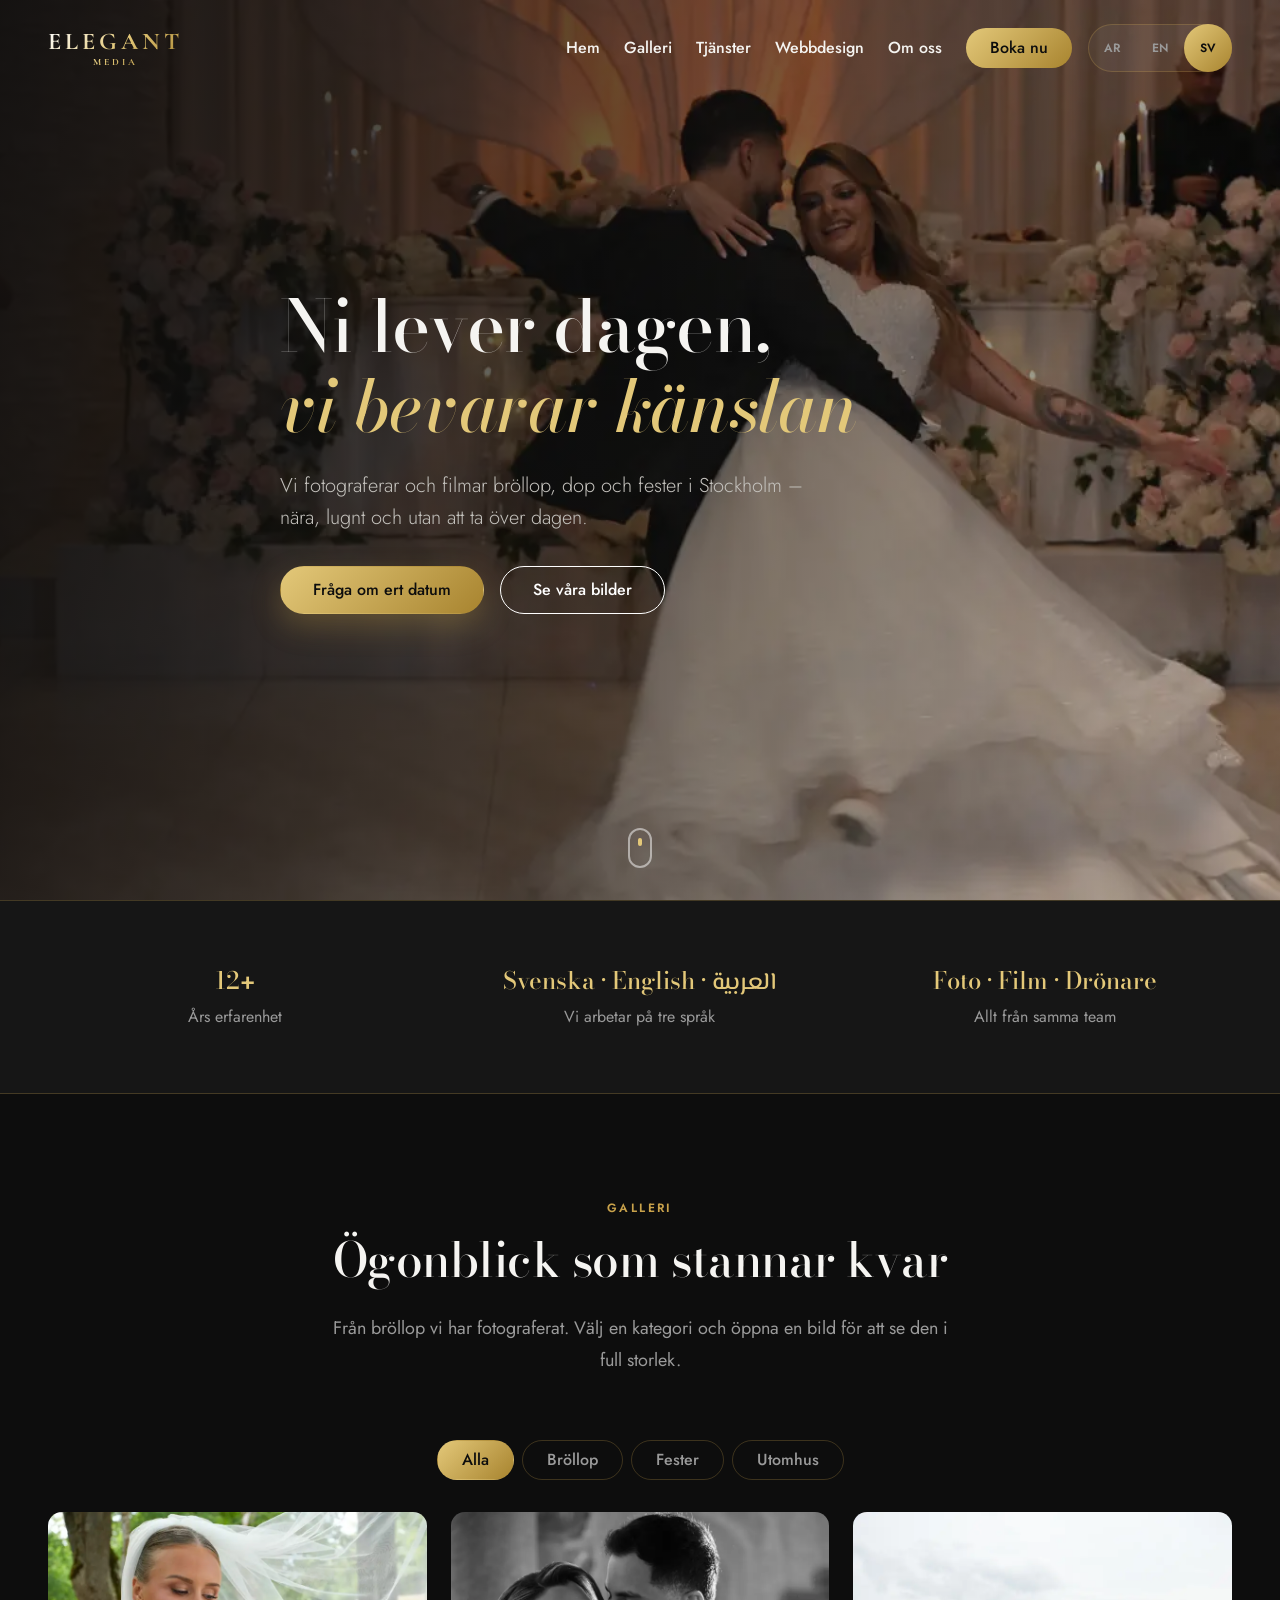
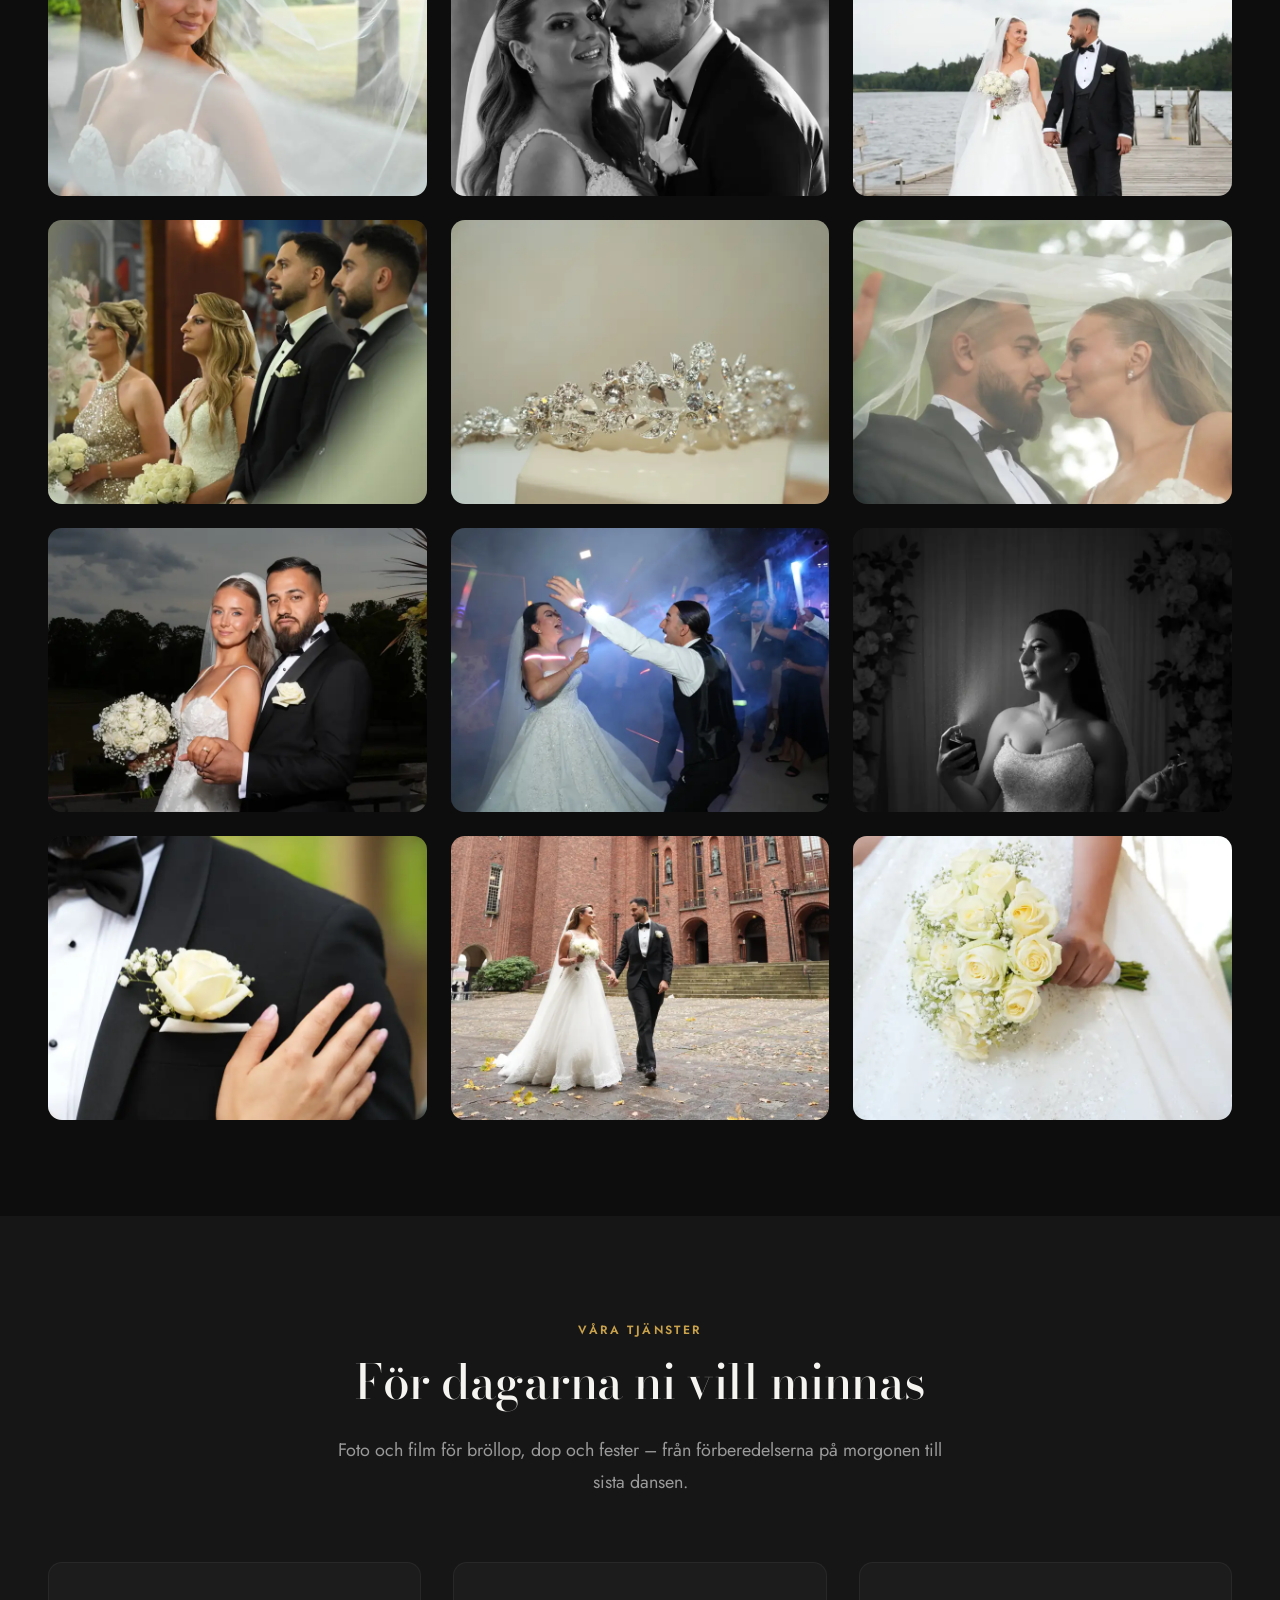
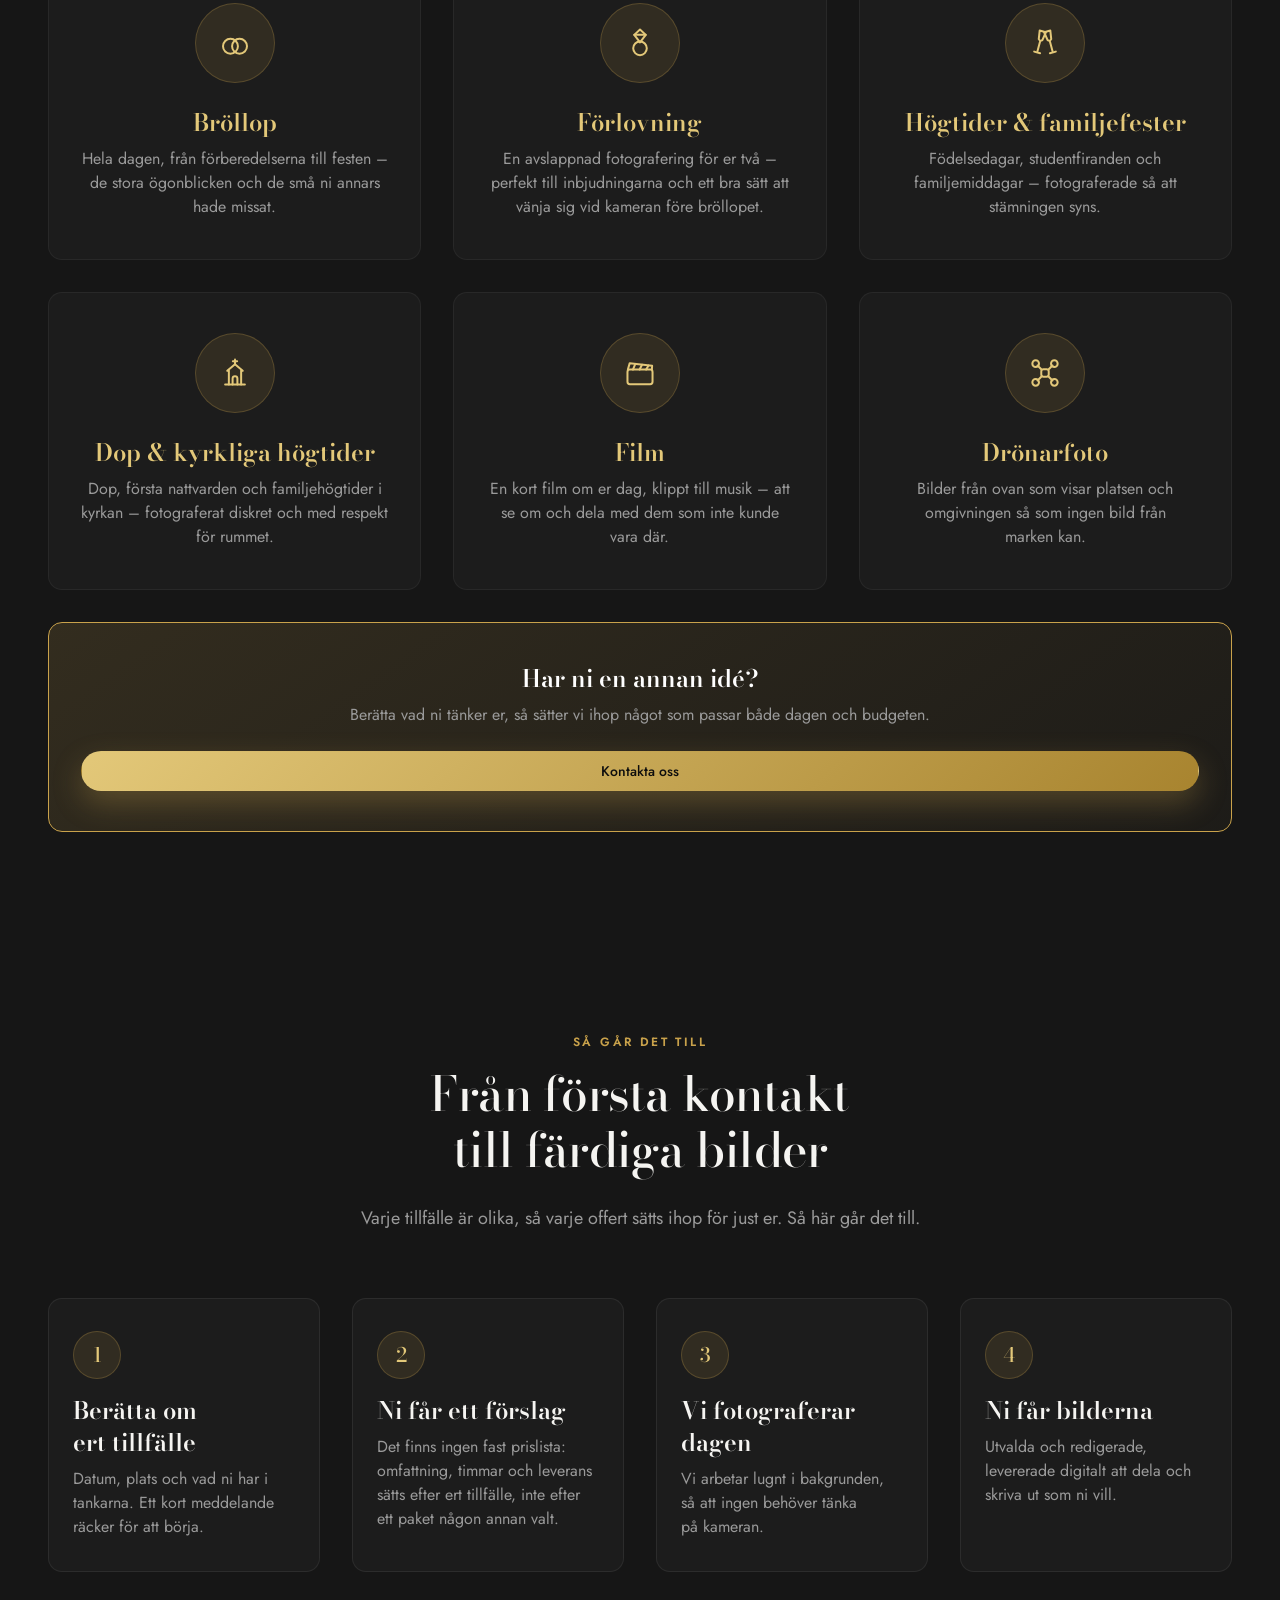
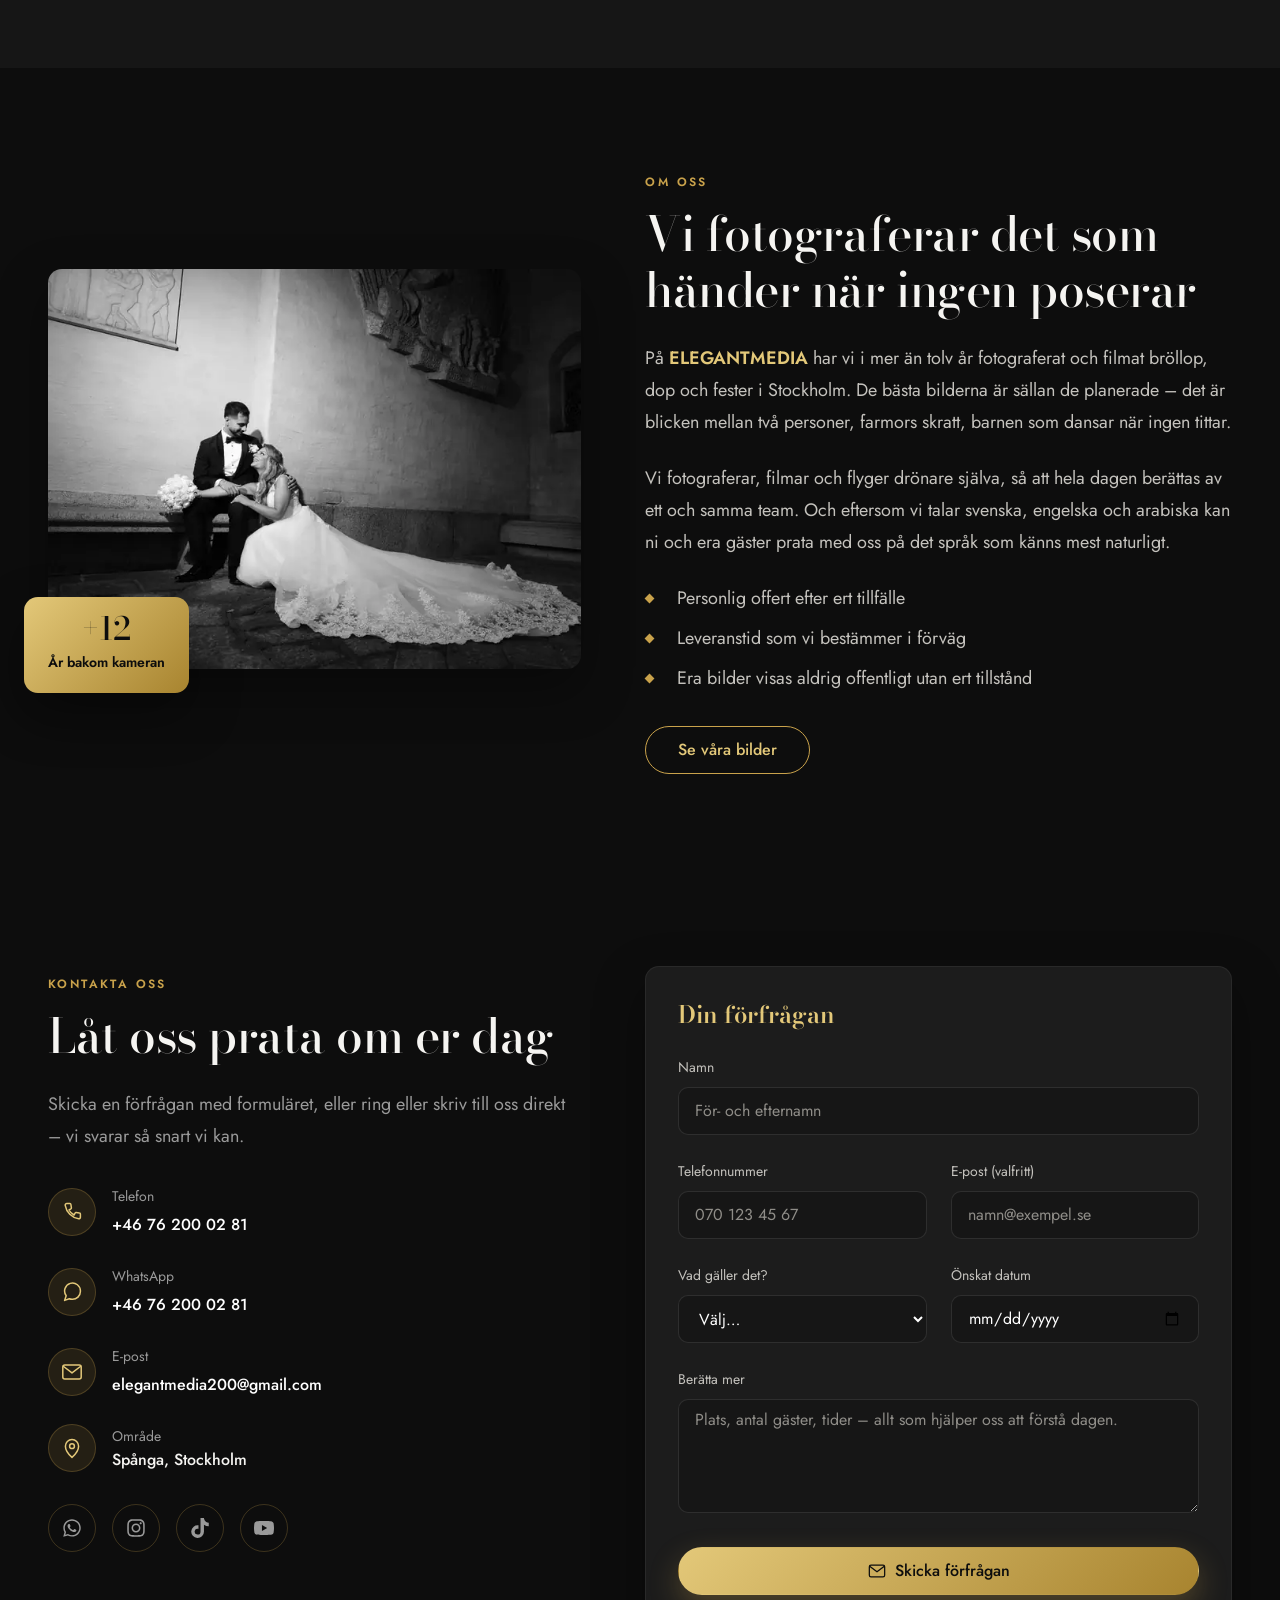
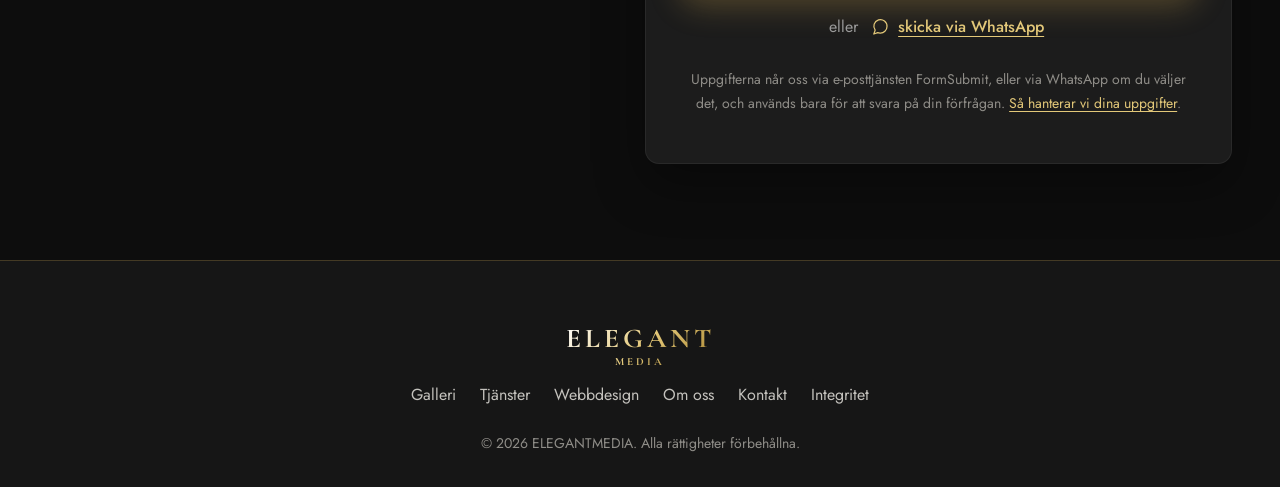
<file: index.html>
<!DOCTYPE html>
<html lang="sv" dir="ltr">
<!--
  This Swedish page is also the TEMPLATE for the English (/en/) and Arabic
  (/ar/) versions. tools/build.py generates those - never edit them directly.

  Text comes from i18n.js: change wording there, not in this file, or the
  next build will overwrite it. Layout, images and structure are edited here.
  After editing, run:  python tools/build.py   (GitHub also runs it on push).
-->
<head>
  <meta charset="UTF-8" />
  <meta name="viewport" content="width=device-width, initial-scale=1.0" />
  <meta name="theme-color" content="#0d0d0d" />

  <meta name="author" content="ELEGANTMEDIA" />
  <meta name="robots" content="index, follow" />

  <!-- build:head -->
  <!-- Generated by tools/build.py: edit the wording in i18n.js (meta_* keys). -->
  <title>Fotograf i Stockholm – bröllop, dop &amp; fest | ELEGANTMEDIA</title>
  <meta name="description" content="Bröllop, dop och fest i Stockholm – foto, film och drönare. Personlig offert efter ert tillfälle. Vi talar svenska, engelska och arabiska." />
  <meta name="google-site-verification" content="U59bcrzSS9EYo_qQybPawmnmjly41655PvMC7Fz8YPo" />
  <link rel="canonical" href="https://elegantmedia.se/" />
  <link rel="alternate" hreflang="sv" href="https://elegantmedia.se/" />
  <link rel="alternate" hreflang="en" href="https://elegantmedia.se/en/" />
  <link rel="alternate" hreflang="ar" href="https://elegantmedia.se/ar/" />
  <link rel="alternate" hreflang="x-default" href="https://elegantmedia.se/" />

  <meta property="og:type" content="website" />
  <meta property="og:site_name" content="ELEGANTMEDIA" />
  <meta property="og:locale" content="sv_SE" />
  <meta property="og:locale:alternate" content="en_GB" />
  <meta property="og:locale:alternate" content="ar_AR" />
  <meta property="og:title" content="Fotograf i Stockholm – bröllop, dop &amp; fest | ELEGANTMEDIA" />
  <meta property="og:description" content="Bröllop, dop och fest i Stockholm – foto, film och drönare. Personlig offert efter ert tillfälle. Vi talar svenska, engelska och arabiska." />
  <meta property="og:url" content="https://elegantmedia.se/" />
  <meta property="og:image" content="https://elegantmedia.se/assets/og.jpg" />
  <meta property="og:image:width" content="1200" />
  <meta property="og:image:height" content="630" />
  <meta property="og:image:alt" content="ELEGANTMEDIA – fotografi och film för bröllop och fest i Stockholm" />
  <meta name="twitter:card" content="summary_large_image" />

  <!-- The fonts a visitor sees first, fetched straight away (all fonts: fonts/). -->
  <link rel="preload" href="fonts/bodoni-moda-latin.woff2" as="font" type="font/woff2" crossorigin />
  <link rel="preload" href="fonts/jost-latin.woff2" as="font" type="font/woff2" crossorigin />
  <link rel="preload" href="fonts/cormorant-garamond-logo.woff2" as="font" type="font/woff2" crossorigin />
  <link rel="preload" href="fonts/bodoni-moda-italic-latin.woff2" as="font" type="font/woff2" crossorigin />

  <script type="application/ld+json">
  {
    "@context": "https://schema.org",
    "@type": "LocalBusiness",
    "@id": "https://elegantmedia.se/#business",
    "name": "ELEGANTMEDIA",
    "url": "https://elegantmedia.se/",
    "image": "https://elegantmedia.se/assets/og.jpg",
    "telephone": "+46762000281",
    "email": "elegantmedia200@gmail.com",
    "address": {
      "@type": "PostalAddress",
      "addressLocality": "Spånga",
      "postalCode": "163 77",
      "addressRegion": "Stockholms län",
      "addressCountry": "SE"
    },
    "areaServed": [
      "Stockholm",
      "Stockholms län"
    ],
    "knowsLanguage": [
      "sv",
      "en",
      "ar"
    ],
    "sameAs": [
      "https://www.instagram.com/elegant.foto.video/"
    ],
    "description": "Bröllop, dop och fest i Stockholm – foto, film och drönare. Personlig offert efter ert tillfälle. Vi talar svenska, engelska och arabiska."
  }
  </script>
  <!-- /build:head -->

  <!-- Icons -->
  <link rel="icon" href="favicon.svg" type="image/svg+xml" />
  <link rel="icon" href="favicon.ico" sizes="16x16 32x32 48x48" />
  <link rel="apple-touch-icon" href="apple-touch-icon.png" />

  <link rel="stylesheet" href="styles.css?v=4835d62941" />

  <!-- defer: downloaded in parallel with the HTML, run in order once parsed -->
  <script src="i18n.js?v=334767f13e" defer></script>
  <script src="script.js?v=e0dc8f69ac" defer></script>

</head>
<body>

  <svg class="icon-sprite" aria-hidden="true" focusable="false">
    <defs>
      <symbol id="i-rings" viewBox="0 0 24 24">
        <circle cx="8.6" cy="14.4" r="5.6"/>
        <circle cx="15.4" cy="14.4" r="5.6"/>
      </symbol>
      <symbol id="i-ring-gem" viewBox="0 0 24 24">
        <circle cx="12" cy="16" r="5.1"/>
        <path d="M7.7 5.9 L12 1.9 L16.3 5.9 L12 11.5 Z"/>
        <path d="M7.7 5.9 H16.3"/>
      </symbol>
      <symbol id="i-glasses" viewBox="0 0 24 24">
        <g transform="rotate(15 8 12)">
          <path d="M5.6 3 H10.4 L9.4 9.4 Q8 11 6.6 9.4 Z"/>
          <path d="M8 11 V18.4"/><path d="M5.7 19.3 H10.3"/>
        </g>
        <g transform="rotate(-15 16 12)">
          <path d="M13.6 3 H18.4 L17.4 9.4 Q16 11 14.6 9.4 Z"/>
          <path d="M16 11 V18.4"/><path d="M13.7 19.3 H18.3"/>
        </g>
      </symbol>
      <symbol id="i-church" viewBox="0 0 24 24">
        <path d="M12 1.8 V5.2"/>
        <path d="M10.4 3.2 H13.6"/>
        <path d="M6.2 10.4 L12 5.4 L17.8 10.4"/>
        <path d="M7.4 10.4 V20.6"/>
        <path d="M16.6 10.4 V20.6"/>
        <path d="M4.6 20.6 H19.4"/>
        <path d="M10.2 20.6 V16.2 a1.8 1.8 0 0 1 3.6 0 V20.6"/>
      </symbol>
      <symbol id="i-clapper" viewBox="0 0 24 24">
        <rect x="2.6" y="9.4" width="18.8" height="11" rx="1.8"/>
        <path d="M2.9 9.4 L4.3 4.6 L21.1 6.6 L20.9 9.4"/>
        <path d="M8.5 5.2 L6.7 9.4"/>
        <path d="M13.5 5.8 L11.7 9.4"/>
        <path d="M18.4 6.4 L16.6 9.4"/>
      </symbol>
      <symbol id="i-drone" viewBox="0 0 24 24">
        <rect x="9.2" y="9.2" width="5.6" height="5.6" rx="1.6"/>
        <path d="M9.2 9.2 L6.4 6.4"/><path d="M14.8 9.2 L17.6 6.4"/>
        <path d="M9.2 14.8 L6.4 17.6"/><path d="M14.8 14.8 L17.6 17.6"/>
        <circle cx="5" cy="5" r="2.5"/>
        <circle cx="19" cy="5" r="2.5"/>
        <circle cx="5" cy="19" r="2.5"/>
        <circle cx="19" cy="19" r="2.5"/>
      </symbol>
      <symbol id="i-phone" viewBox="0 0 24 24">
        <path d="M6.8 3.6h3.1a1 1 0 0 1 1 .9l.5 3.4a1 1 0 0 1-.5 1L9 10a13 13 0 0 0 5 5l1.1-1.9a1 1 0 0 1 1-.5l3.4.5a1 1 0 0 1 .9 1v3.1a1.6 1.6 0 0 1-1.7 1.6A16.5 16.5 0 0 1 5.2 5.3 1.6 1.6 0 0 1 6.8 3.6z"/>
      </symbol>
      <symbol id="i-chat" viewBox="0 0 24 24">
        <path d="M20.4 11.4a7.9 7.9 0 0 1-8.4 7.9 8.6 8.6 0 0 1-2.7-.5L4.6 20.4l1.6-4.7A7.9 7.9 0 1 1 20.4 11.4z"/>
      </symbol>
      <symbol id="i-mail" viewBox="0 0 24 24">
        <rect x="2.8" y="5" width="18.4" height="14" rx="2"/>
        <path d="M3.6 6.5 L12 12.9 L20.4 6.5"/>
      </symbol>
      <symbol id="i-pin" viewBox="0 0 24 24">
        <path d="M12 21.4s-6.6-5.9-6.6-11.2a6.6 6.6 0 0 1 13.2 0c0 5.3-6.6 11.2-6.6 11.2z"/>
        <circle cx="12" cy="10.2" r="2.4"/>
      </symbol>
      <symbol id="i-expand" viewBox="0 0 24 24">
        <path d="M14.6 4.6h4.8v4.8"/><path d="M9.4 19.4H4.6v-4.8"/>
        <path d="M19.4 4.6 L13.6 10.4"/><path d="M4.6 19.4 L10.4 13.6"/>
      </symbol>
    </defs>
  </svg>

  <a href="#main" class="skip-link" data-i18n="a11y_skip">Hoppa till innehåll</a>

  <!-- ===== Header / Navbar ===== -->
  <header class="navbar" id="navbar">
    <div class="container nav-inner">
      <a href="#hero" class="logo">
        <span class="logo-text">ELEGANT<span class="logo-suffix">MEDIA</span></span>
      </a>

      <nav class="nav-links" id="navLinks">
        <a href="#hero" data-i18n="nav_home">Hem</a>
        <a href="#gallery" data-i18n="nav_gallery">Galleri</a>
        <a href="#services" data-i18n="nav_services">Tjänster</a>
        <a href="webbdesign.html" data-i18n="nav_webdesign">Webbdesign</a>
        <a href="#about" data-i18n="nav_about">Om oss</a>
        <a href="#contact" class="nav-cta" data-i18n="nav_book">Boka nu</a>
      </nav>

      <div class="nav-actions">
        <!-- build:lang-switch -->
        <div class="lang-switch" id="langSwitch" role="group" data-i18n-aria="a11y_lang" aria-label="Välj språk">
          <a class="lang-btn" href="ar/" hreflang="ar" lang="ar">AR</a>
          <a class="lang-btn" href="en/" hreflang="en" lang="en">EN</a>
          <a class="lang-btn active" href="./" hreflang="sv" lang="sv" aria-current="page">SV</a>
        </div>
        <!-- /build:lang-switch -->
        <button class="nav-toggle" id="navToggle" type="button"
                aria-expanded="false" aria-controls="navLinks"
                data-i18n-aria="a11y_menu" aria-label="Meny">
          <span></span><span></span><span></span>
        </button>
      </div>
    </div>
  </header>

  <main id="main">

  <!-- ===== Hero ===== -->
  <section class="hero" id="hero">
    <!-- A real <img> rather than a CSS background: the browser's preloader can
         find it while the HTML is still parsing, instead of waiting for the
         stylesheet. This is the largest element on screen, so it decides how
         fast the page feels. srcset stops phones downloading the 1920px file.
         The files come from tools/photos.py (see assets/README.md). -->
    <img class="hero-bg" alt="" fetchpriority="high" decoding="async"
         width="1920" height="1080"
         src="assets/hero/hero-ltr-1280.webp"
         srcset="assets/hero/hero-ltr-768.webp 768w,
                 assets/hero/hero-ltr-1280.webp 1280w,
                 assets/hero/hero-ltr-1920.webp 1920w"
         sizes="100vw" />
    <div class="hero-overlay"></div>
    <div class="container hero-content">
      <h1 class="hero-title reveal"><span data-i18n="hero_title">Ni lever dagen,</span><br><span class="grad" data-i18n="hero_title_span">vi bevarar känslan</span></h1>
      <p class="hero-sub reveal" data-i18n="hero_sub">Vi fotograferar och filmar bröllop, dop och fester i Stockholm – nära, lugnt och utan att ta över dagen.</p>
      <div class="hero-actions reveal">
        <a href="#contact" class="btn btn-gold" data-i18n="hero_book">Fråga om ert datum</a>
        <a href="#gallery" class="btn btn-outline" data-i18n="hero_view">Se våra bilder</a>
      </div>
    </div>
    <a href="#gallery" class="scroll-down" data-i18n-aria="a11y_scroll" aria-label="Gå till galleriet"><span></span></a>
  </section>

  <!-- ===== Trust strip =====
       Was four counters: 850 weddings, 12 years, 127 five-star reviews and 40
       awards. The owner has confirmed only the twelve years is real, so the
       other three are gone rather than adjusted. What replaces them are plain
       facts about the studio - the three languages in particular are a genuine
       differentiator and a stronger signal than an invented award count. -->
  <section class="stats">
    <div class="container stats-grid">
      <div class="stat reveal">
        <strong data-count="12">12<span class="stat-plus">+</span></strong>
        <span data-i18n="stat_years">Års erfarenhet</span>
      </div>
      <div class="stat reveal">
        <strong data-i18n="stat_langs_v">Svenska · English · <span lang="ar">العربية</span></strong>
        <span data-i18n="stat_langs">Vi arbetar på tre språk</span>
      </div>
      <div class="stat reveal">
        <strong data-i18n="stat_services_v">Foto · Film · Drönare</strong>
        <span data-i18n="stat_services">Allt från samma team</span>
      </div>
    </div>
  </section>

  <!-- ===== Gallery ===== -->
  <section class="section gallery-section" id="gallery">
    <div class="container">
      <div class="section-head reveal">
        <span class="section-tag" data-i18n="gallery_tag">Galleri</span>
        <h2 data-i18n="gallery_title">Ögonblick som stannar kvar</h2>
        <p data-i18n="gallery_desc">Från bröllop vi har fotograferat. Välj en kategori och öppna en bild för att se den i full storlek.</p>
      </div>

      <div class="filters reveal" id="filters">
        <button type="button" class="filter active" data-filter="all" aria-pressed="true" data-i18n="filter_all">Alla</button>
        <button type="button" class="filter" data-filter="wedding" aria-pressed="false" data-i18n="filter_wedding">Bröllop</button>
        <button type="button" class="filter" data-filter="engagement" aria-pressed="false" data-i18n="filter_engagement">Förlovning</button>
        <button type="button" class="filter" data-filter="party" aria-pressed="false" data-i18n="filter_party">Fester</button>
        <button type="button" class="filter" data-filter="special" aria-pressed="false" data-i18n="filter_special">Högtider</button>
        <button type="button" class="filter" data-filter="outdoor" aria-pressed="false" data-i18n="filter_outdoor">Utomhus</button>
      </div>

      <div class="gallery-grid" id="galleryGrid"><!-- filled by JS --></div>
    </div>
  </section>

  <!-- ===== Services ===== -->
  <section class="section services-section" id="services">
    <div class="container">
      <div class="section-head reveal">
        <span class="section-tag" data-i18n="services_tag">Våra tjänster</span>
        <h2 data-i18n="services_title">För dagarna ni vill minnas</h2>
        <p data-i18n="services_desc">Foto och film för bröllop, dop och fester – från förberedelserna på morgonen till sista dansen.</p>
      </div>

      <div class="services-grid">
        <article class="service-card reveal">
          <div class="service-icon"><svg class="icon" aria-hidden="true"><use href="#i-rings"/></svg></div>
          <h3 data-i18n="svc_wedding_t">Bröllop</h3>
          <p data-i18n="svc_wedding_d">Hela dagen, från förberedelserna till festen – de stora ögonblicken och de små ni annars hade missat.</p>
        </article>
        <article class="service-card reveal">
          <div class="service-icon"><svg class="icon" aria-hidden="true"><use href="#i-ring-gem"/></svg></div>
          <h3 data-i18n="svc_engagement_t">Förlovning</h3>
          <p data-i18n="svc_engagement_d">En avslappnad fotografering för er två – perfekt till inbjudningarna och ett bra sätt att vänja sig vid kameran före bröllopet.</p>
        </article>
        <article class="service-card reveal">
          <div class="service-icon"><svg class="icon" aria-hidden="true"><use href="#i-glasses"/></svg></div>
          <h3 data-i18n="svc_special_t">Högtider & familjefester</h3>
          <p data-i18n="svc_special_d">Födelsedagar, studentfiranden och familjemiddagar – fotograferade så att stämningen syns.</p>
        </article>
        <article class="service-card reveal">
          <div class="service-icon"><svg class="icon" aria-hidden="true"><use href="#i-church"/></svg></div>
          <h3 data-i18n="svc_christening_t">Dop & kyrkliga högtider</h3>
          <p data-i18n="svc_christening_d">Dop, första nattvarden och familjehögtider i kyrkan – fotograferat diskret och med respekt för rummet.</p>
        </article>
        <article class="service-card reveal">
          <div class="service-icon"><svg class="icon" aria-hidden="true"><use href="#i-clapper"/></svg></div>
          <h3 data-i18n="svc_video_t">Film</h3>
          <p data-i18n="svc_video_d">En kort film om er dag, klippt till musik – att se om och dela med dem som inte kunde vara där.</p>
        </article>
        <article class="service-card reveal">
          <div class="service-icon"><svg class="icon" aria-hidden="true"><use href="#i-drone"/></svg></div>
          <h3 data-i18n="svc_drone_t">Drönarfoto</h3>
          <p data-i18n="svc_drone_d">Bilder från ovan som visar platsen och omgivningen så som ingen bild från marken kan.</p>
        </article>
        <article class="service-card service-card--cta reveal">
          <h3 data-i18n="svc_cta_t">Har ni en annan idé?</h3>
          <p data-i18n="svc_cta_d">Berätta vad ni tänker er, så sätter vi ihop något som passar både dagen och budgeten.</p>
          <a href="#contact" class="btn btn-gold btn-sm" data-i18n="svc_cta_btn">Kontakta oss</a>
        </article>
      </div>
    </div>
  </section>

  <!-- ===== How it works =====
       Sits between Services and About deliberately. Price is the first
       question most visitors have, and this studio quotes per event rather
       than publishing a list - so this section answers what a price list
       normally answers (what happens, in what order, what you end up with)
       and says plainly why there is no fixed figure. -->
  <section class="section steps-section" id="how">
    <div class="container">
      <div class="section-head reveal">
        <span class="section-tag" data-i18n="how_tag">Så går det till</span>
        <h2 data-i18n="how_title">Från första kontakt till färdiga bilder</h2>
        <p data-i18n="how_desc">Varje tillfälle är olika, så varje offert sätts ihop för just er. Så här går det till.</p>
      </div>

      <ol class="steps">
        <li class="step reveal">
          <span class="step-num" aria-hidden="true">1</span>
          <h3 data-i18n="how_1_t">Berätta om ert tillfälle</h3>
          <p data-i18n="how_1_d">Datum, plats och vad ni har i tankarna. Ett kort meddelande räcker för att börja.</p>
        </li>
        <li class="step reveal">
          <span class="step-num" aria-hidden="true">2</span>
          <h3 data-i18n="how_2_t">Ni får ett förslag</h3>
          <p data-i18n="how_2_d">Det finns ingen fast prislista: omfattning, timmar och leverans sätts efter ert tillfälle, inte efter ett paket någon annan valt.</p>
        </li>
        <li class="step reveal">
          <span class="step-num" aria-hidden="true">3</span>
          <h3 data-i18n="how_3_t">Vi fotograferar dagen</h3>
          <p data-i18n="how_3_d">Vi arbetar lugnt i bakgrunden, så att ingen behöver tänka på kameran.</p>
        </li>
        <li class="step reveal">
          <span class="step-num" aria-hidden="true">4</span>
          <h3 data-i18n="how_4_t">Ni får bilderna</h3>
          <p data-i18n="how_4_d">Utvalda och redigerade, levererade digitalt att dela och skriva ut som ni vill.</p>
        </li>
      </ol>
    </div>
  </section>

  <!-- ===== About ===== -->
  <section class="section about-section" id="about">
    <div class="container about-inner">
      <div class="about-media reveal">
        <img width="900" height="675" loading="lazy" decoding="async"
             src="assets/about/about-900.webp"
             srcset="assets/about/about-450.webp 450w,
                     assets/about/about-675.webp 675w,
                     assets/about/about-900.webp 900w,
                     assets/about/about-1350.webp 1350w"
             sizes="(min-width: 1024px) 45vw, 92vw"
             data-i18n-alt="about_img_alt" alt="Brudpar på en stenbänk, i svartvitt" />
        <div class="about-badge"><strong>+12</strong><span data-i18n="about_badge_text">År bakom kameran</span></div>
      </div>
      <div class="about-text reveal">
        <span class="section-tag" data-i18n="about_tag">Om oss</span>
        <h2 data-i18n="about_title">Vi fotograferar det som händer när ingen poserar</h2>
        <p data-i18n="about_p1">På <strong>ELEGANTMEDIA</strong> har vi i mer än tolv år fotograferat och filmat bröllop, dop och fester i Stockholm. De bästa bilderna är sällan de planerade – det är blicken mellan två personer, farmors skratt, barnen som dansar när ingen tittar.</p>
        <p data-i18n="about_p2">Vi fotograferar, filmar och flyger drönare själva, så att hela dagen berättas av ett och samma team. Och eftersom vi talar svenska, engelska och arabiska kan ni och era gäster prata med oss på det språk som känns mest naturligt.</p>
        <ul class="about-list">
          <li data-i18n="about_li1">Personlig offert efter ert tillfälle</li>
          <li data-i18n="about_li2">Leveranstid som vi bestämmer i förväg</li>
          <li data-i18n="about_li3">Era bilder visas aldrig offentligt utan ert tillstånd</li>
        </ul>
        <a href="#gallery" class="btn btn-dark" data-i18n="about_btn">Se våra bilder</a>
      </div>
    </div>
  </section>

  <!-- ===== Contact ===== -->
  <section class="section contact-section" id="contact">
    <div class="container contact-inner">
      <div class="contact-info reveal">
        <span class="section-tag" data-i18n="contact_tag">Kontakta oss</span>
        <h2 data-i18n="contact_title">Låt oss prata om er dag</h2>
        <p data-i18n="contact_desc">Skicka en förfrågan med formuläret, eller ring eller skriv till oss direkt – vi svarar så snart vi kan.</p>

        <ul class="contact-list">
          <li>
            <span class="ci-icon"><svg class="icon" aria-hidden="true"><use href="#i-phone"/></svg></span>
            <div><span id="ci-phone-label" data-i18n="contact_phone">Telefon</span><a id="ci-phone" href="tel:+46762000281" dir="ltr" aria-labelledby="ci-phone-label ci-phone">+46 76 200 02 81</a></div>
          </li>
          <li>
            <span class="ci-icon"><svg class="icon" aria-hidden="true"><use href="#i-chat"/></svg></span>
            <div><span id="ci-whatsapp-label" data-i18n="contact_whatsapp">WhatsApp</span><a id="ci-whatsapp" href="https://wa.me/46762000281" target="_blank" rel="noopener" dir="ltr" aria-labelledby="ci-whatsapp-label ci-whatsapp">+46 76 200 02 81</a></div>
          </li>
          <li>
            <span class="ci-icon"><svg class="icon" aria-hidden="true"><use href="#i-mail"/></svg></span>
            <div><span data-i18n="contact_email">E-post</span><a href="mailto:elegantmedia200@gmail.com">elegantmedia200@gmail.com</a></div>
          </li>
          <li>
            <span class="ci-icon"><svg class="icon" aria-hidden="true"><use href="#i-pin"/></svg></span>
            <div><span data-i18n="contact_area">Område</span><p class="ci-value" data-i18n="contact_area_v">Spånga, Stockholm</p></div>
          </li>
        </ul>

        <div class="socials">
          <a href="https://wa.me/46762000281" class="social-icon" aria-label="WhatsApp" target="_blank" rel="noopener">
            <svg viewBox="0 0 448 512" fill="currentColor" aria-hidden="true"><path d="M380.9 97.1C339 55.1 283.2 32 223.9 32c-122.4 0-222 99.6-222 222 0 39.1 10.2 77.3 29.6 111L0 480l117.7-30.9c32.4 17.7 68.9 27 106.1 27h.1c122.3 0 224.1-99.6 224.1-222 0-59.3-25.2-115-67.1-157zm-157 341.6c-33.2 0-65.7-8.9-94-25.7l-6.7-4-69.8 18.3L72 359.2l-4.4-7c-18.5-29.4-28.2-63.3-28.2-98.2 0-101.7 82.8-184.5 184.6-184.5 49.3 0 95.6 19.2 130.4 54.1 34.8 34.9 56.2 81.2 56.1 130.5 0 101.8-84.9 184.6-186.6 184.6zm101.2-138.2c-5.5-2.8-33-16.3-38.1-18.2-5.1-1.9-8.8-2.8-12.5 2.8-3.7 5.6-14.3 18.2-17.6 22-3.2 3.7-6.5 4.2-12 1.4-32.6-16.3-54-29.1-75.5-66-5.7-9.8 5.7-9.1 16.3-30.3 1.8-3.7.9-6.9-.5-9.7-1.4-2.8-12.5-30.1-17.1-41.2-4.5-10.8-9.1-9.3-12.5-9.5-3.2-.2-6.9-.2-10.6-.2-3.7 0-9.7 1.4-14.8 6.9-5.1 5.6-19.4 19-19.4 46.3 0 27.3 19.9 53.7 22.6 57.4 2.8 3.7 39.1 59.7 94.8 83.8 35.2 15.2 49 16.5 66.6 13.9 10.7-1.6 33-13.5 37.6-26.6 4.6-13.1 4.6-24.3 3.2-26.6-1.3-2.5-5-3.9-10.5-6.6z"/></svg>
          </a>
          <a href="https://www.instagram.com/elegant.foto.video/" class="social-icon" aria-label="Instagram" target="_blank" rel="noopener">
            <svg viewBox="0 0 448 512" fill="currentColor" aria-hidden="true"><path d="M224.1 141c-63.6 0-114.9 51.3-114.9 114.9s51.3 114.9 114.9 114.9S339 319.5 339 255.9 287.7 141 224.1 141zm0 189.6c-41.1 0-74.7-33.5-74.7-74.7s33.5-74.7 74.7-74.7 74.7 33.5 74.7 74.7-33.6 74.7-74.7 74.7zm146.4-194.3c0 14.9-12 26.8-26.8 26.8-14.9 0-26.8-12-26.8-26.8s12-26.8 26.8-26.8 26.8 12 26.8 26.8zm76.1 27.2c-1.7-35.9-9.9-67.7-36.2-93.9-26.2-26.2-58-34.4-93.9-36.2-37-2.1-147.9-2.1-184.9 0-35.8 1.7-67.6 9.9-93.9 36.1s-34.4 58-36.2 93.9c-2.1 37-2.1 147.9 0 184.9 1.7 35.9 9.9 67.7 36.2 93.9s58 34.4 93.9 36.2c37 2.1 147.9 2.1 184.9 0 35.9-1.7 67.7-9.9 93.9-36.2 26.2-26.2 34.4-58 36.2-93.9 2.1-37 2.1-147.8 0-184.8zM398.8 388c-7.8 19.6-22.9 34.7-42.6 42.6-29.5 11.7-99.5 9-132.1 9s-102.7 2.6-132.1-9c-19.6-7.8-34.7-22.9-42.6-42.6-11.7-29.5-9-99.5-9-132.1s-2.6-102.7 9-132.1c7.8-19.6 22.9-34.7 42.6-42.6 29.5-11.7 99.5-9 132.1-9s102.7-2.6 132.1 9c19.6 7.8 34.7 22.9 42.6 42.6 11.7 29.5 9 99.5 9 132.1s2.7 102.7-9 132.1z"/></svg>
          </a>
          <a href="https://www.tiktok.com/@chukrifreedom" class="social-icon" aria-label="TikTok" target="_blank" rel="noopener">
            <svg viewBox="0 0 448 512" fill="currentColor" aria-hidden="true"><path d="M448 209.91a210.06 210.06 0 0 1-122.77-39.25V349.38A162.55 162.55 0 1 1 185 188.31V278.2a74.62 74.62 0 1 0 52.23 71.18V0h88.44a121.18 121.18 0 0 0 1.86 22.17h.02A122.18 122.18 0 0 0 381 102.39a121.43 121.43 0 0 0 67 20.14Z"/></svg>
          </a>
          <a href="https://www.youtube.com/@ElegantMedia1" class="social-icon" aria-label="YouTube" target="_blank" rel="noopener">
            <svg viewBox="0 0 24 24" fill="currentColor" aria-hidden="true"><path d="M23.498 6.186a2.994 2.994 0 0 0-2.112-2.117C19.505 3.545 12 3.545 12 3.545s-7.505 0-9.386.524A2.994 2.994 0 0 0 .502 6.186 31.36 31.36 0 0 0 0 12a31.36 31.36 0 0 0 .502 5.814 2.994 2.994 0 0 0 2.112 2.117c1.881.524 9.386.524 9.386.524s7.505 0 9.386-.524a2.994 2.994 0 0 0 2.112-2.117A31.36 31.36 0 0 0 24 12a31.36 31.36 0 0 0-.502-5.814ZM9.545 15.568V8.432L15.818 12l-6.273 3.568Z"/></svg>
          </a>
        </div>
      </div>

      <form class="booking-form reveal" id="bookingForm">
        <h3 data-i18n="form_title">Din förfrågan</h3>
        <div class="field">
          <label for="name" data-i18n="form_name">Namn</label>
          <input type="text" id="name" name="name" required autocomplete="name" data-i18n-ph="form_name_ph" placeholder="För- och efternamn" />
        </div>
        <div class="field-row">
          <div class="field">
            <label for="phone" data-i18n="form_phone">Telefonnummer</label>
            <input type="tel" id="phone" name="phone" required autocomplete="tel" placeholder="070 123 45 67" />
          </div>
          <!-- Optional. Lets the studio reply by email, and becomes the
               Reply-To of the notification so "Reply" in Gmail just works. -->
          <div class="field">
            <label for="email" data-i18n="form_email">E-post (valfritt)</label>
            <input type="email" id="email" name="email" autocomplete="email" data-i18n-ph="form_email_ph" placeholder="namn@exempel.se" />
          </div>
        </div>
        <div class="field-row">
          <div class="field">
            <label for="type" data-i18n="form_type">Vad gäller det?</label>
            <select id="type" name="type" required>
              <option value="" data-i18n="form_type_opt0">Välj…</option>
              <option value="wedding" data-i18n="form_type_w">Bröllop</option>
              <option value="engagement" data-i18n="form_type_e">Förlovning</option>
              <option value="christening" data-i18n="form_type_c">Dop eller kyrklig högtid</option>
              <option value="special" data-i18n="form_type_s">Högtid eller familjefest</option>
              <option value="video" data-i18n="form_type_v">Film</option>
              <option value="drone" data-i18n="form_type_d">Drönarfoto</option>
            </select>
          </div>
          <div class="field">
            <label for="date" data-i18n="form_date">Önskat datum</label>
            <input type="date" id="date" name="date" />
          </div>
        </div>
        <div class="field">
          <label for="message" data-i18n="form_msg">Berätta mer</label>
          <textarea id="message" name="message" rows="4" data-i18n-ph="form_msg_ph" placeholder="Plats, antal gäster, tider – allt som hjälper oss att förstå dagen."></textarea>
        </div>

        <!-- Spam trap. Invisible and unreachable for people (hidden from
             screen readers, skipped by Tab); simple bots fill every field they
             find, and a filled trap means the submission is quietly dropped. -->
        <div class="hp-field" aria-hidden="true">
          <label for="hp_check">Lämna tomt</label>
          <input type="text" id="hp_check" name="hp_check" tabindex="-1" autocomplete="off" />
        </div>

        <!-- Two ways to send. The first button is what Enter submits. -->
        <div class="form-actions">
          <button type="submit" name="via" value="email" class="btn btn-gold btn-block form-submit">
            <svg class="icon" aria-hidden="true"><use href="#i-mail"/></svg>
            <span data-i18n="form_submit">Skicka förfrågan</span>
          </button>
          <!-- WhatsApp is the alternative, so it reads as a line of text with a
               link in it rather than as a second button of equal weight. It is
               still a submit button: the form checks the fields, then opens
               WhatsApp with the enquiry written out. -->
          <p class="form-alt">
            <span data-i18n="form_or">eller</span>
            <button type="submit" name="via" value="whatsapp" class="form-alt-link">
              <svg class="icon" aria-hidden="true"><use href="#i-chat"/></svg>
              <span data-i18n="form_submit_wa">skicka via WhatsApp</span>
            </button>
          </p>
        </div>

        <p class="form-privacy" data-i18n="form_privacy">Uppgifterna når oss via e-posttjänsten FormSubmit, eller via WhatsApp om du väljer det, och används bara för att svara på din förfrågan. <a href="integritet.html">Så hanterar vi dina uppgifter</a>.</p>

        <!-- One live region, always present, so screen readers announce each
             change. Exactly one child is shown per state; the region only
             draws its box while a state is set. -->
        <div class="form-status" id="formStatus" role="status" aria-live="polite">
          <p class="form-note" data-state-part="sending" hidden data-i18n="form_sending">Skickar …</p>
          <p class="form-note" data-state-part="ok" hidden data-i18n="form_ok">Tack – vi har tagit emot din förfrågan och återkommer så snart vi kan.</p>
          <div data-state-part="fail" hidden>
            <p class="form-note" data-i18n="form_fail">Vi kunde inte bekräfta att din förfrågan kom fram. Skicka den via WhatsApp i stället, så vet du säkert att den når oss.</p>
            <a class="btn btn-outline btn-block form-submit form-fail-wa" id="failWa" href="#" target="_blank" rel="noopener">
              <svg class="icon" aria-hidden="true"><use href="#i-chat"/></svg>
              <span data-i18n="form_fail_btn">Skicka via WhatsApp</span>
            </a>
          </div>
          <div data-state-part="wa" hidden>
            <p class="form-note" data-i18n="form_sent">WhatsApp har öppnats med dina uppgifter ifyllda. Tryck på skicka där för att slutföra din förfrågan.</p>
            <a class="form-fallback" id="formFallback" href="#" target="_blank" rel="noopener" data-i18n="form_fallback">Öppnades inte WhatsApp? Öppna det här</a>
          </div>
        </div>
      </form>
    </div>
  </section>

  </main>

  <!-- ===== Footer ===== -->
  <footer class="footer">
    <div class="container footer-inner">
      <a href="#hero" class="logo footer-logo">
        <span class="logo-text">ELEGANT<span class="logo-suffix">MEDIA</span></span>
      </a>
      <nav class="footer-links">
        <a href="#gallery" data-i18n="footer_gallery">Galleri</a>
        <a href="#services" data-i18n="footer_services">Tjänster</a>
        <a href="webbdesign.html" data-i18n="nav_webdesign">Webbdesign</a>
        <a href="#about" data-i18n="footer_about">Om oss</a>
        <a href="#contact" data-i18n="footer_contact">Kontakt</a>
        <a href="integritet.html" data-i18n="footer_privacy">Integritet</a>
      </nav>
      <p class="copyright"><span dir="ltr">© <span id="year">2026</span> ELEGANTMEDIA.</span> <span data-i18n="footer_rights">Alla rättigheter förbehållna.</span></p>
    </div>
  </footer>

  <!-- ===== Lightbox ===== -->
  <div class="lightbox" id="lightbox" aria-hidden="true"
       role="dialog" aria-modal="true" data-i18n-aria="a11y_lightbox" aria-label="Bildvisare">
    <button type="button" class="lb-close" id="lbClose" data-i18n-aria="a11y_close" aria-label="Stäng">✕</button>
    <button type="button" class="lb-nav lb-prev" id="lbPrev" data-i18n-aria="a11y_prev" aria-label="Föregående">‹</button>
    <img alt="" id="lbImg" />
    <button type="button" class="lb-nav lb-next" id="lbNext" data-i18n-aria="a11y_next" aria-label="Nästa">›</button>
    <div class="lb-caption" id="lbCaption"></div>
  </div>

</body>
</html>
</file>
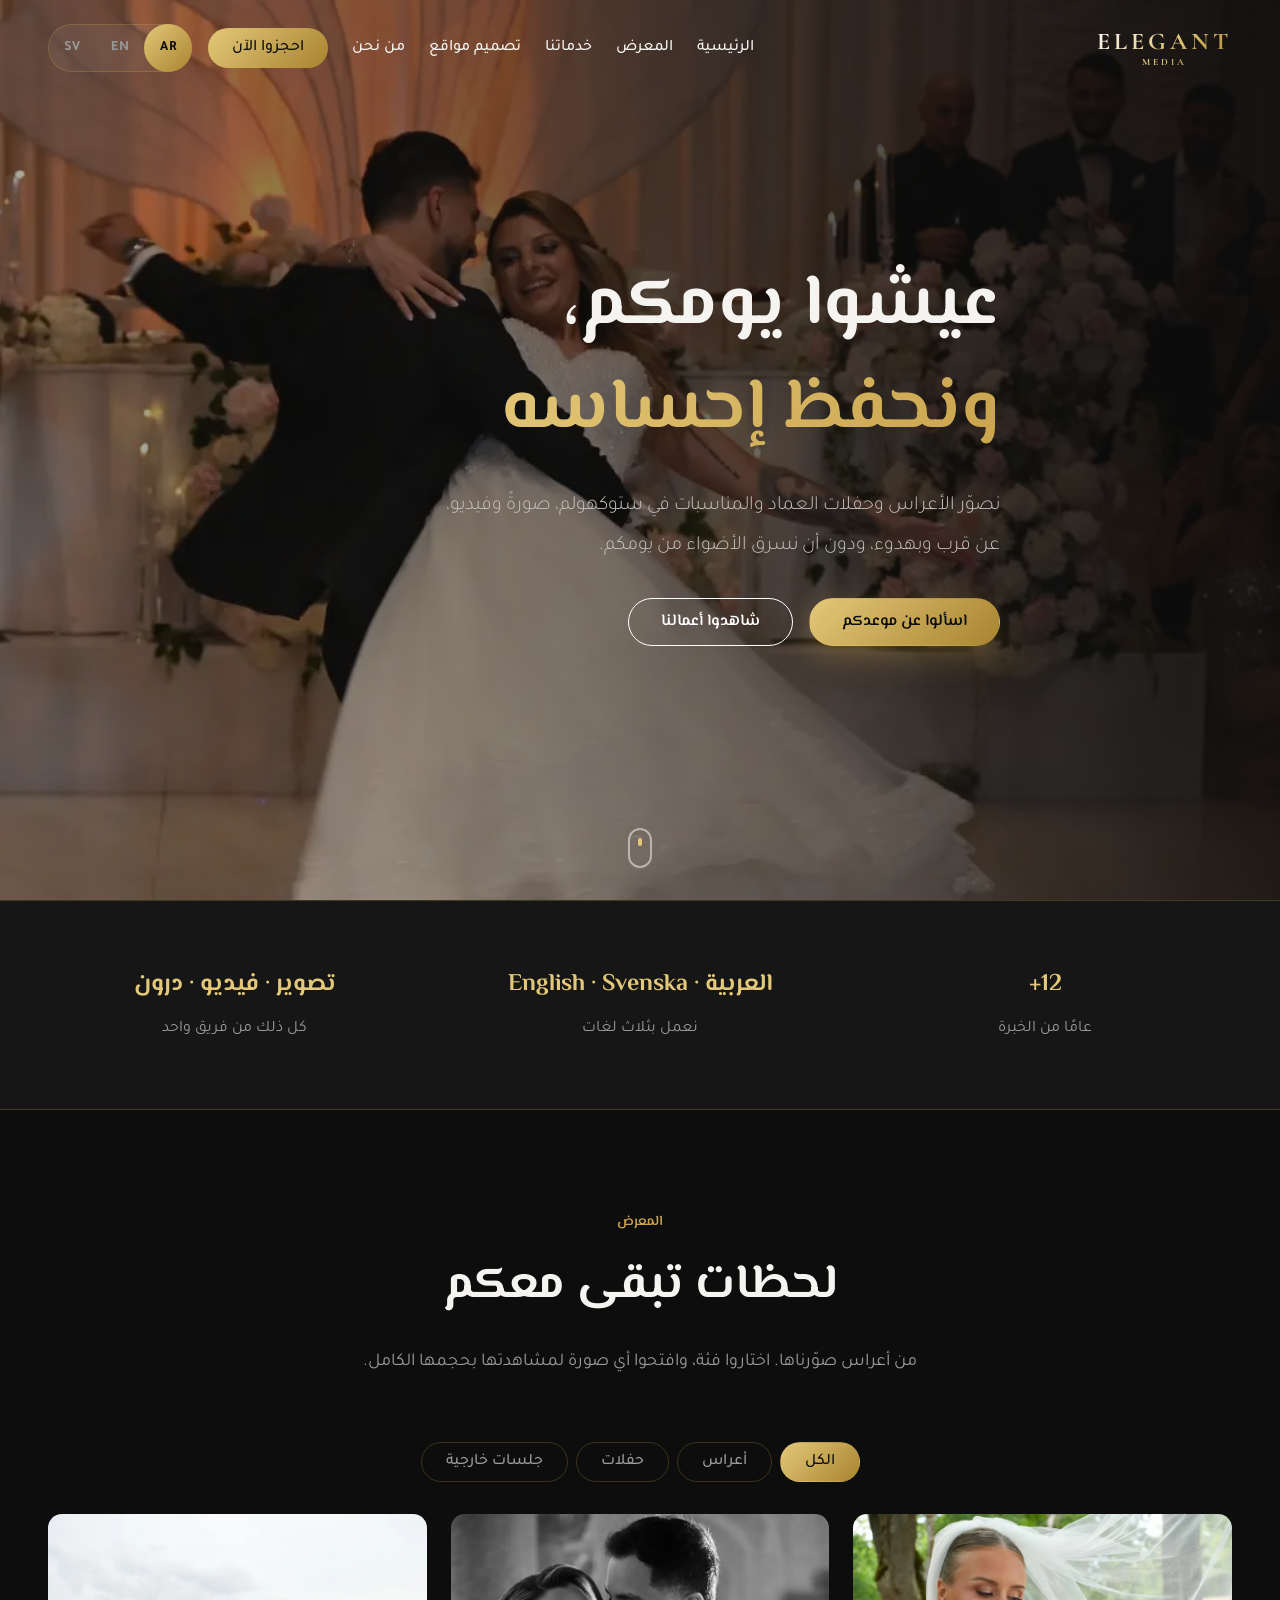
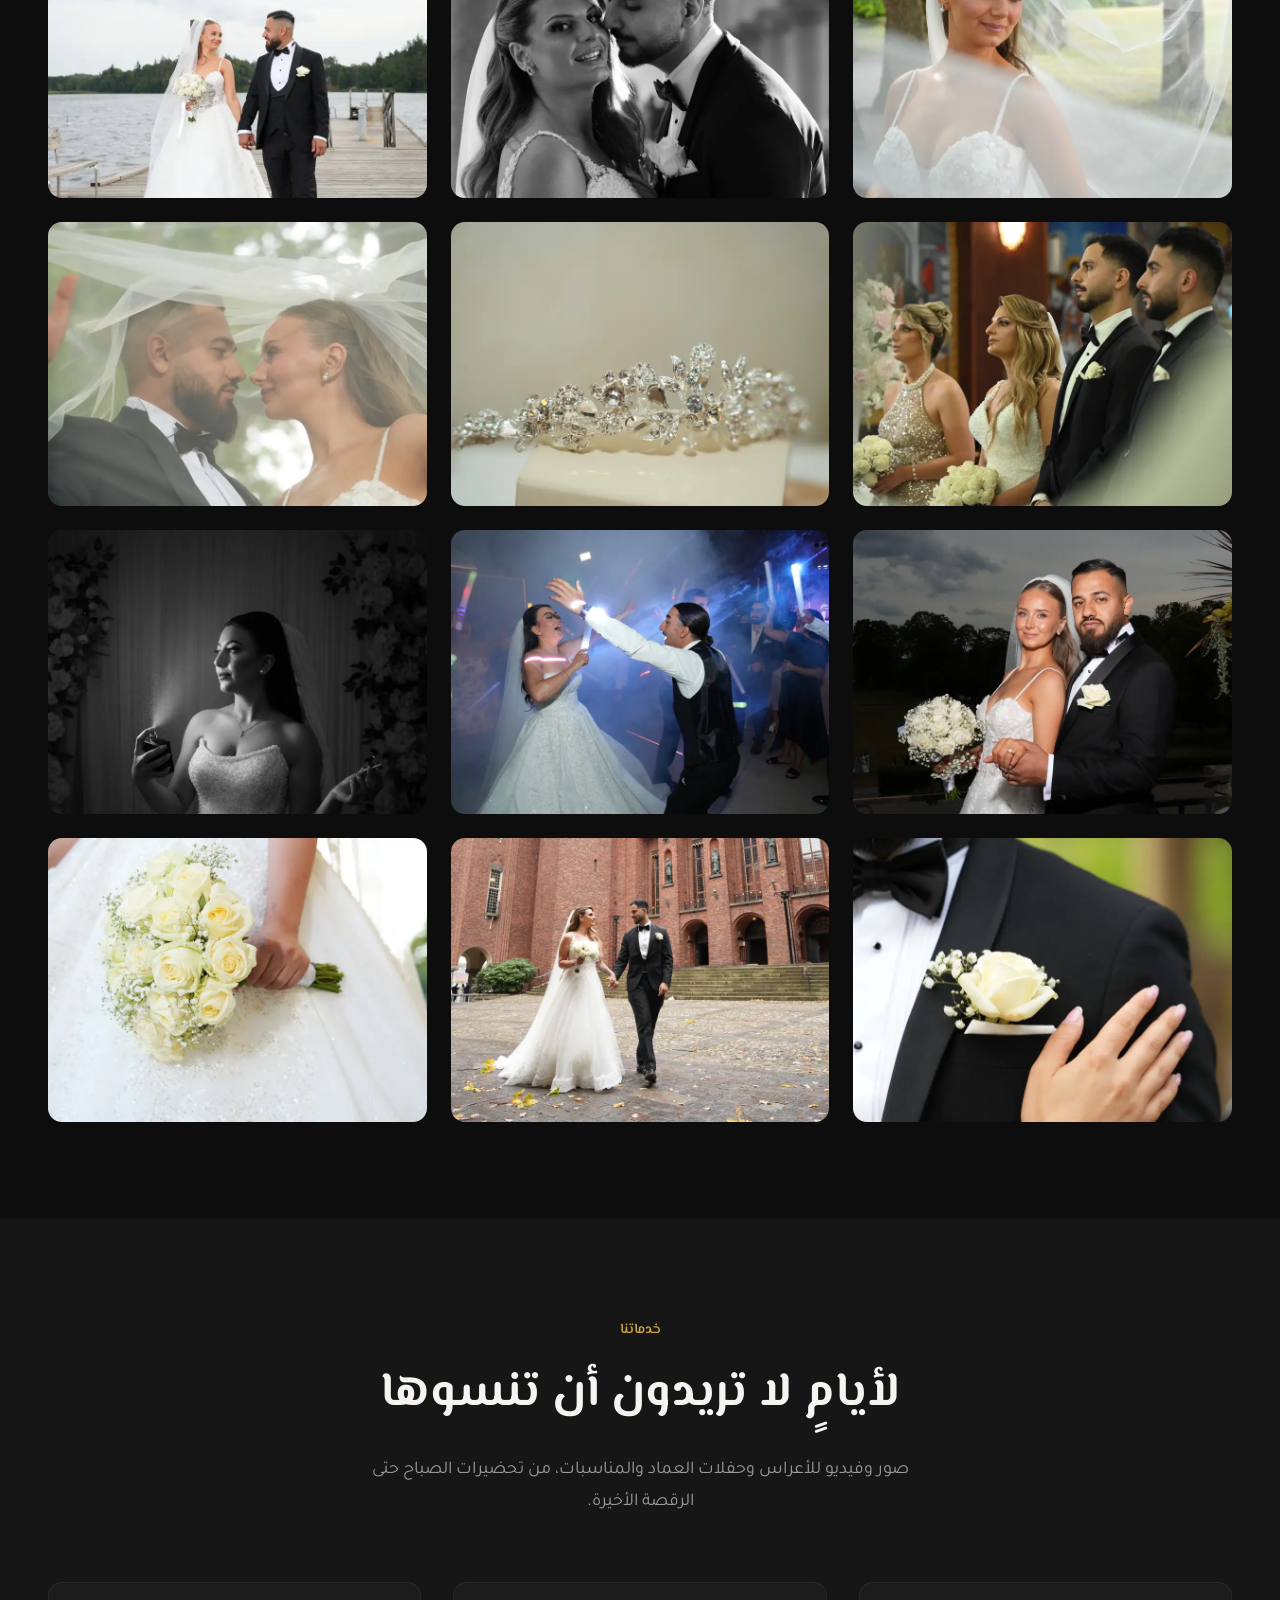
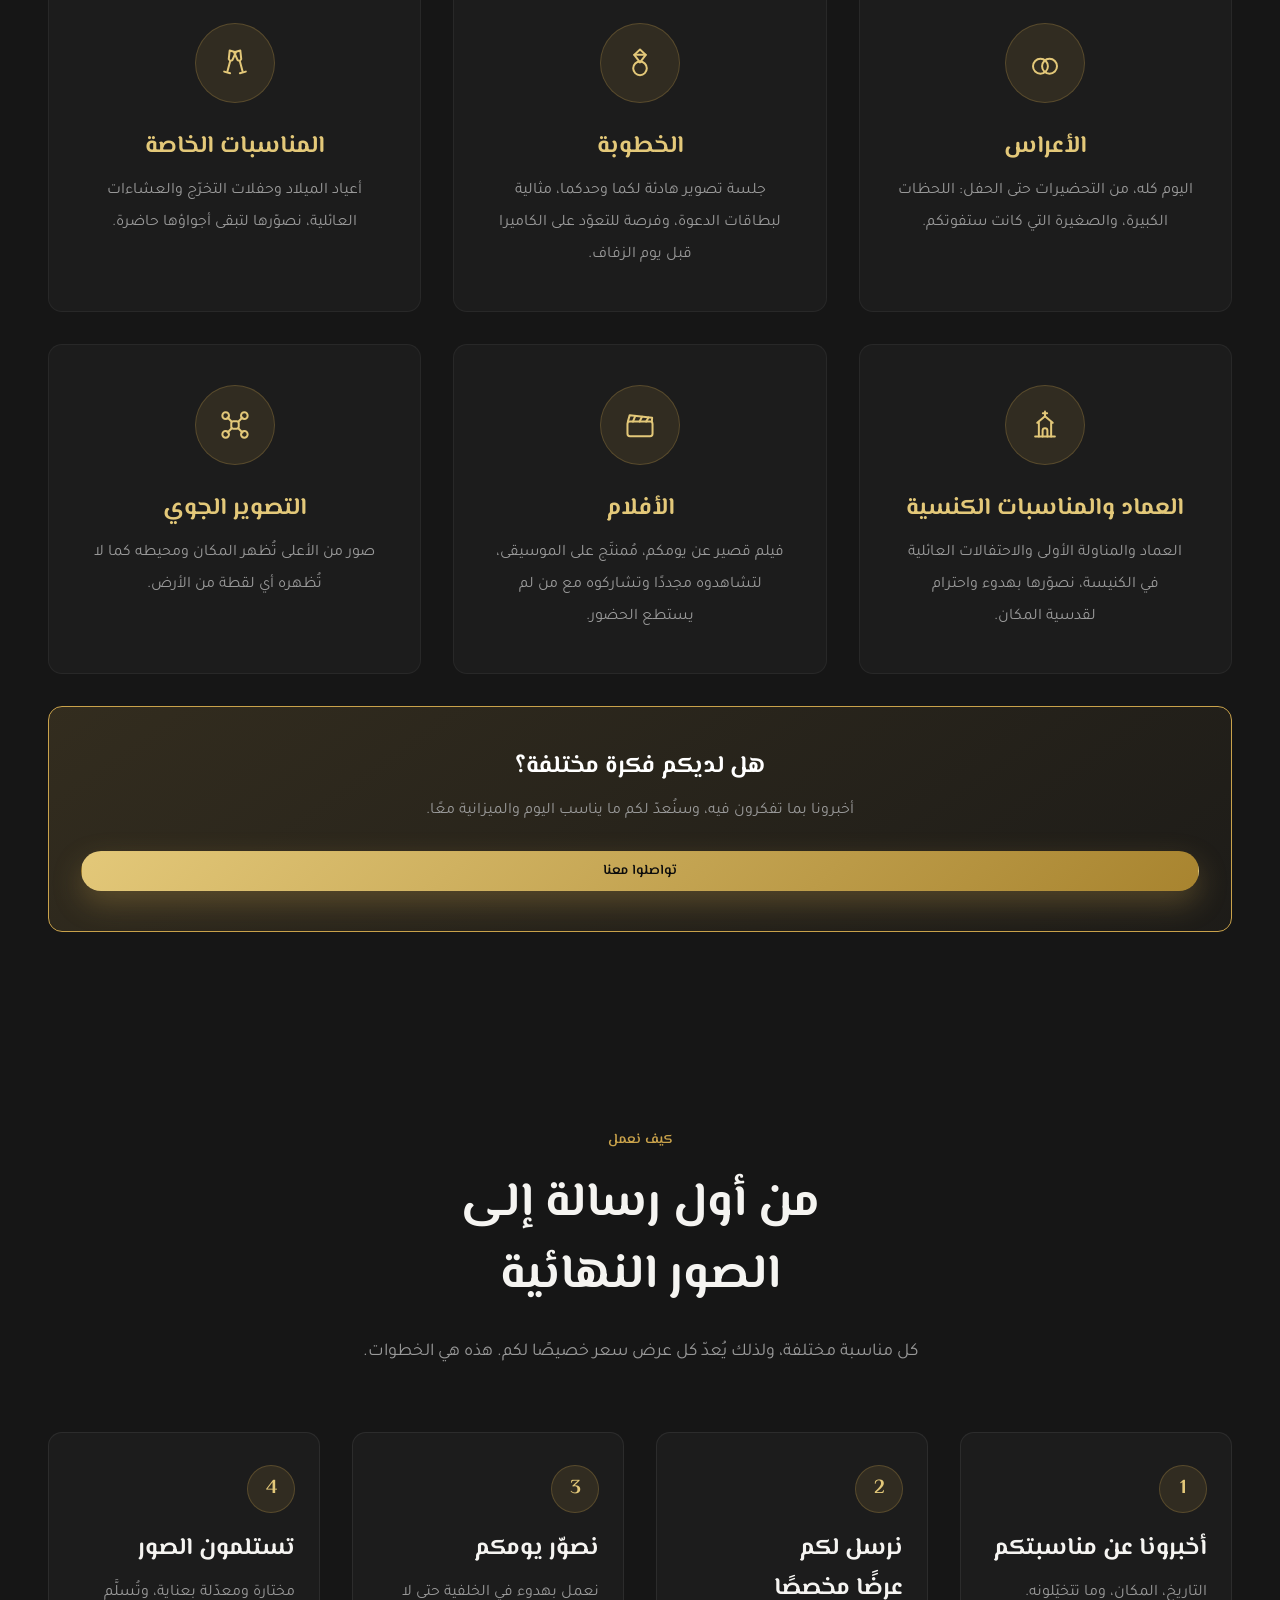
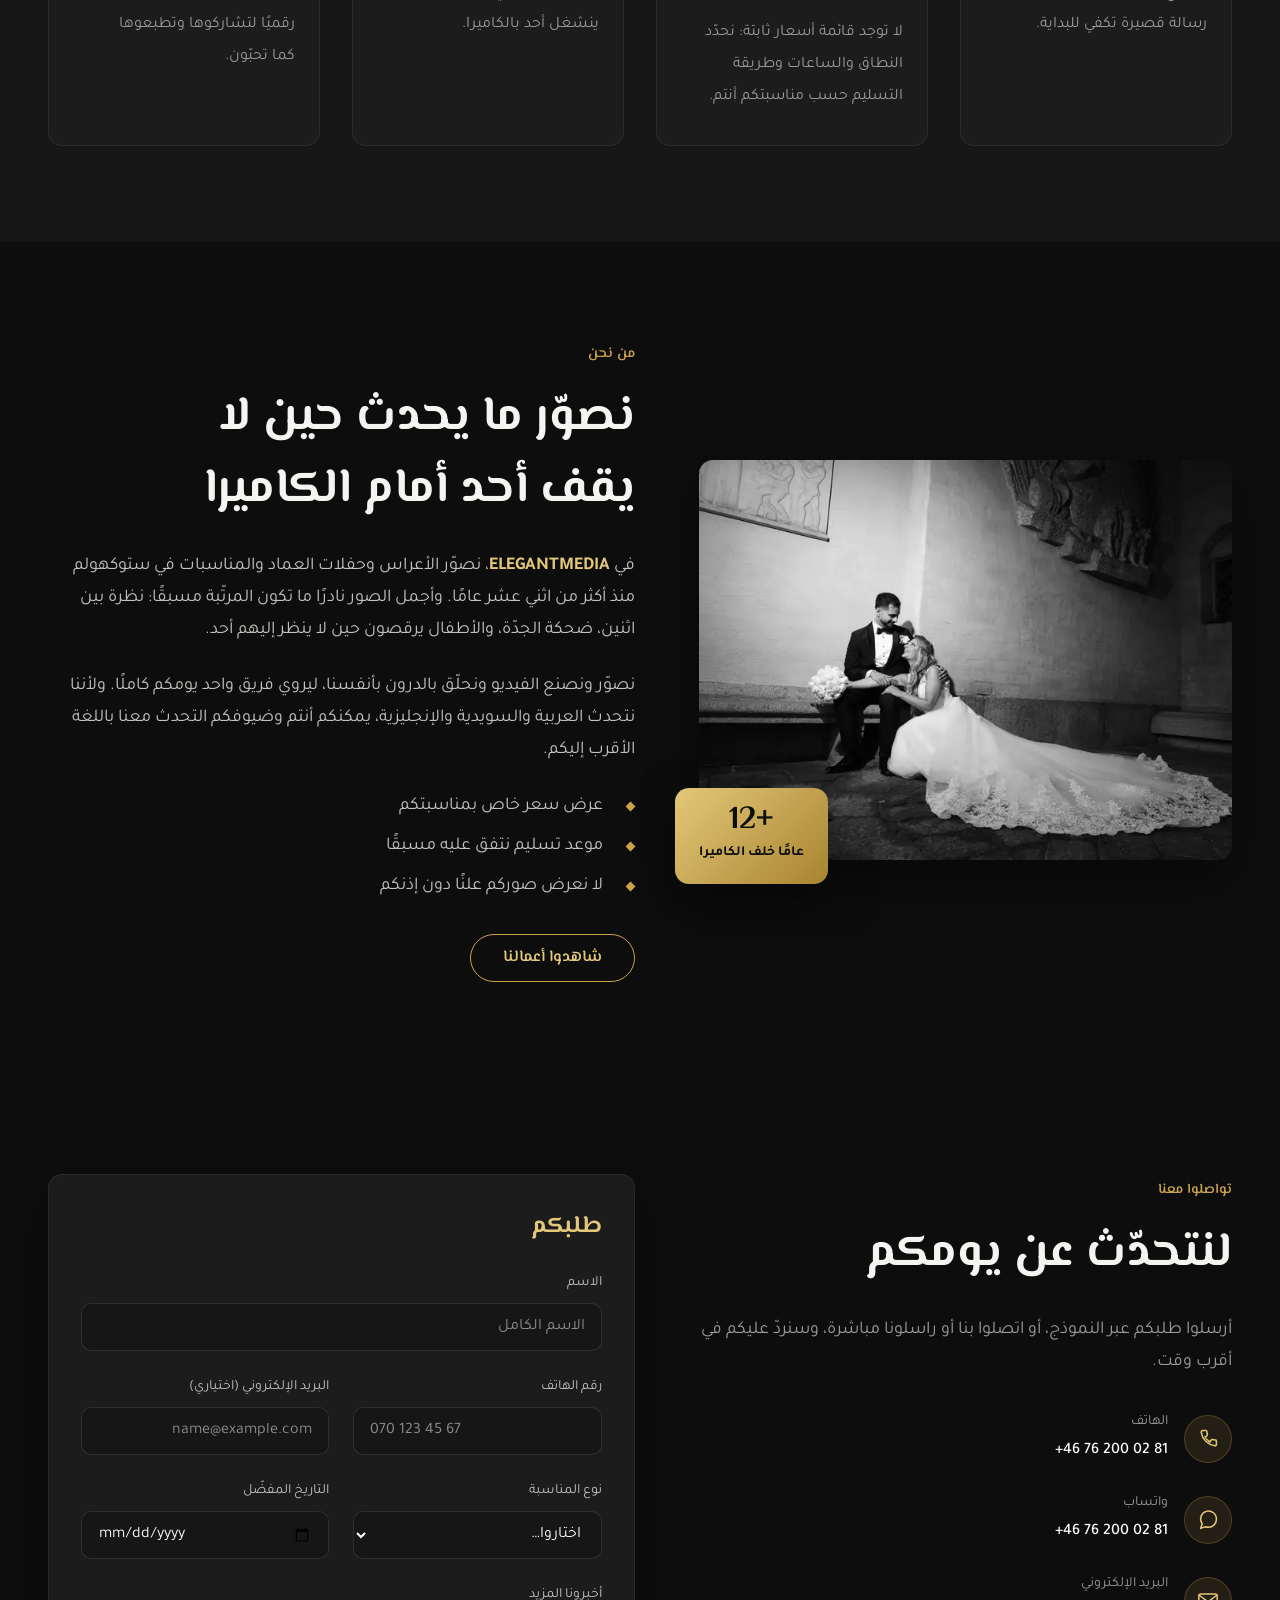
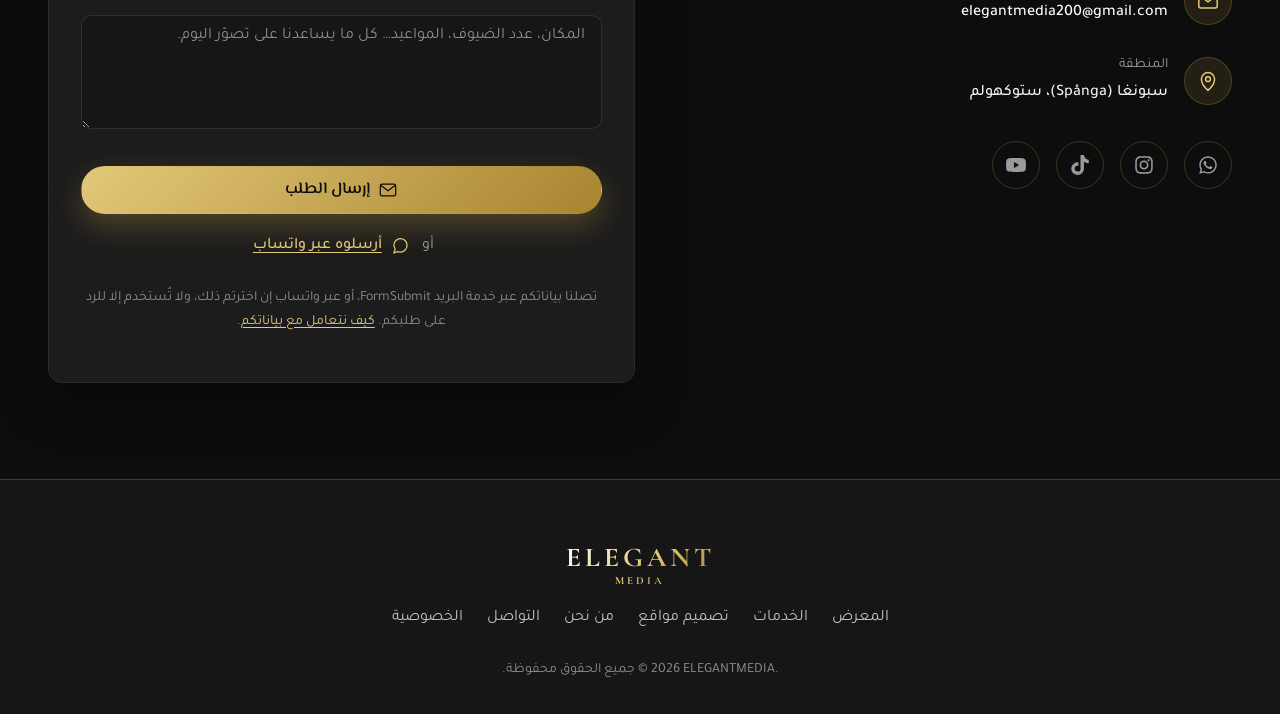
<file: ar/index.html>
<!DOCTYPE html>
<html lang="ar" dir="rtl" data-root="../">
<!--
  GENERATED by tools/build.py from ../index.html and ../i18n.js - do not edit.
  Any change made here is overwritten by the next build.
-->
<head>
  <meta charset="UTF-8" />
  <meta name="viewport" content="width=device-width, initial-scale=1.0" />
  <meta name="theme-color" content="#0d0d0d" />

  <meta name="author" content="ELEGANTMEDIA" />
  <meta name="robots" content="index, follow" />

  <!-- build:head -->
  <!-- Generated by tools/build.py: edit the wording in i18n.js (meta_* keys). -->
  <title>مصوّر أعراس ومناسبات في ستوكهولم | ELEGANTMEDIA</title>
  <meta name="description" content="تصوير الأعراس وحفلات العماد والمناسبات في ستوكهولم: صور وفيديو وتصوير جوي. عرض سعر خاص بمناسبتكم، ونتحدث العربية والسويدية والإنجليزية." />
  <link rel="canonical" href="https://elegantmedia.se/ar/" />
  <link rel="alternate" hreflang="sv" href="https://elegantmedia.se/" />
  <link rel="alternate" hreflang="en" href="https://elegantmedia.se/en/" />
  <link rel="alternate" hreflang="ar" href="https://elegantmedia.se/ar/" />
  <link rel="alternate" hreflang="x-default" href="https://elegantmedia.se/" />

  <meta property="og:type" content="website" />
  <meta property="og:site_name" content="ELEGANTMEDIA" />
  <meta property="og:locale" content="ar_AR" />
  <meta property="og:locale:alternate" content="sv_SE" />
  <meta property="og:locale:alternate" content="en_GB" />
  <meta property="og:title" content="مصوّر أعراس ومناسبات في ستوكهولم | ELEGANTMEDIA" />
  <meta property="og:description" content="تصوير الأعراس وحفلات العماد والمناسبات في ستوكهولم: صور وفيديو وتصوير جوي. عرض سعر خاص بمناسبتكم، ونتحدث العربية والسويدية والإنجليزية." />
  <meta property="og:url" content="https://elegantmedia.se/ar/" />
  <meta property="og:image" content="https://elegantmedia.se/assets/og.jpg" />
  <meta property="og:image:width" content="1200" />
  <meta property="og:image:height" content="630" />
  <meta property="og:image:alt" content="ELEGANTMEDIA – تصوير فوتوغرافي وفيديو للأعراس والمناسبات في ستوكهولم" />
  <meta name="twitter:card" content="summary_large_image" />

  <!-- The fonts a visitor sees first, fetched straight away (all fonts: fonts/). -->
  <link rel="preload" href="../fonts/el-messiri-arabic.woff2" as="font" type="font/woff2" crossorigin />
  <link rel="preload" href="../fonts/tajawal-400-arabic.woff2" as="font" type="font/woff2" crossorigin />
  <link rel="preload" href="../fonts/cormorant-garamond-logo.woff2" as="font" type="font/woff2" crossorigin />

  <script type="application/ld+json">
  {
    "@context": "https://schema.org",
    "@type": "LocalBusiness",
    "@id": "https://elegantmedia.se/#business",
    "name": "ELEGANTMEDIA",
    "url": "https://elegantmedia.se/",
    "image": "https://elegantmedia.se/assets/og.jpg",
    "telephone": "+46762000281",
    "email": "elegantmedia200@gmail.com",
    "address": {
      "@type": "PostalAddress",
      "addressLocality": "Spånga",
      "postalCode": "163 77",
      "addressRegion": "Stockholms län",
      "addressCountry": "SE"
    },
    "areaServed": [
      "Stockholm",
      "Stockholms län"
    ],
    "knowsLanguage": [
      "sv",
      "en",
      "ar"
    ],
    "sameAs": [
      "https://www.instagram.com/elegant.foto.video/"
    ],
    "description": "تصوير الأعراس وحفلات العماد والمناسبات في ستوكهولم: صور وفيديو وتصوير جوي. عرض سعر خاص بمناسبتكم، ونتحدث العربية والسويدية والإنجليزية."
  }
  </script>
  <!-- /build:head -->

  <!-- Icons -->
  <link rel="icon" href="../favicon.svg" type="image/svg+xml" />
  <link rel="icon" href="../favicon.ico" sizes="16x16 32x32 48x48" />
  <link rel="apple-touch-icon" href="../apple-touch-icon.png" />

  <link rel="stylesheet" href="../styles.css?v=4835d62941" />

  <!-- defer: downloaded in parallel with the HTML, run in order once parsed -->
  <script src="../i18n.js?v=334767f13e" defer></script>
  <script src="../script.js?v=e0dc8f69ac" defer></script>

</head>
<body>

  <svg class="icon-sprite" aria-hidden="true" focusable="false">
    <defs>
      <symbol id="i-rings" viewBox="0 0 24 24">
        <circle cx="8.6" cy="14.4" r="5.6"/>
        <circle cx="15.4" cy="14.4" r="5.6"/>
      </symbol>
      <symbol id="i-ring-gem" viewBox="0 0 24 24">
        <circle cx="12" cy="16" r="5.1"/>
        <path d="M7.7 5.9 L12 1.9 L16.3 5.9 L12 11.5 Z"/>
        <path d="M7.7 5.9 H16.3"/>
      </symbol>
      <symbol id="i-glasses" viewBox="0 0 24 24">
        <g transform="rotate(15 8 12)">
          <path d="M5.6 3 H10.4 L9.4 9.4 Q8 11 6.6 9.4 Z"/>
          <path d="M8 11 V18.4"/><path d="M5.7 19.3 H10.3"/>
        </g>
        <g transform="rotate(-15 16 12)">
          <path d="M13.6 3 H18.4 L17.4 9.4 Q16 11 14.6 9.4 Z"/>
          <path d="M16 11 V18.4"/><path d="M13.7 19.3 H18.3"/>
        </g>
      </symbol>
      <symbol id="i-church" viewBox="0 0 24 24">
        <path d="M12 1.8 V5.2"/>
        <path d="M10.4 3.2 H13.6"/>
        <path d="M6.2 10.4 L12 5.4 L17.8 10.4"/>
        <path d="M7.4 10.4 V20.6"/>
        <path d="M16.6 10.4 V20.6"/>
        <path d="M4.6 20.6 H19.4"/>
        <path d="M10.2 20.6 V16.2 a1.8 1.8 0 0 1 3.6 0 V20.6"/>
      </symbol>
      <symbol id="i-clapper" viewBox="0 0 24 24">
        <rect x="2.6" y="9.4" width="18.8" height="11" rx="1.8"/>
        <path d="M2.9 9.4 L4.3 4.6 L21.1 6.6 L20.9 9.4"/>
        <path d="M8.5 5.2 L6.7 9.4"/>
        <path d="M13.5 5.8 L11.7 9.4"/>
        <path d="M18.4 6.4 L16.6 9.4"/>
      </symbol>
      <symbol id="i-drone" viewBox="0 0 24 24">
        <rect x="9.2" y="9.2" width="5.6" height="5.6" rx="1.6"/>
        <path d="M9.2 9.2 L6.4 6.4"/><path d="M14.8 9.2 L17.6 6.4"/>
        <path d="M9.2 14.8 L6.4 17.6"/><path d="M14.8 14.8 L17.6 17.6"/>
        <circle cx="5" cy="5" r="2.5"/>
        <circle cx="19" cy="5" r="2.5"/>
        <circle cx="5" cy="19" r="2.5"/>
        <circle cx="19" cy="19" r="2.5"/>
      </symbol>
      <symbol id="i-phone" viewBox="0 0 24 24">
        <path d="M6.8 3.6h3.1a1 1 0 0 1 1 .9l.5 3.4a1 1 0 0 1-.5 1L9 10a13 13 0 0 0 5 5l1.1-1.9a1 1 0 0 1 1-.5l3.4.5a1 1 0 0 1 .9 1v3.1a1.6 1.6 0 0 1-1.7 1.6A16.5 16.5 0 0 1 5.2 5.3 1.6 1.6 0 0 1 6.8 3.6z"/>
      </symbol>
      <symbol id="i-chat" viewBox="0 0 24 24">
        <path d="M20.4 11.4a7.9 7.9 0 0 1-8.4 7.9 8.6 8.6 0 0 1-2.7-.5L4.6 20.4l1.6-4.7A7.9 7.9 0 1 1 20.4 11.4z"/>
      </symbol>
      <symbol id="i-mail" viewBox="0 0 24 24">
        <rect x="2.8" y="5" width="18.4" height="14" rx="2"/>
        <path d="M3.6 6.5 L12 12.9 L20.4 6.5"/>
      </symbol>
      <symbol id="i-pin" viewBox="0 0 24 24">
        <path d="M12 21.4s-6.6-5.9-6.6-11.2a6.6 6.6 0 0 1 13.2 0c0 5.3-6.6 11.2-6.6 11.2z"/>
        <circle cx="12" cy="10.2" r="2.4"/>
      </symbol>
      <symbol id="i-expand" viewBox="0 0 24 24">
        <path d="M14.6 4.6h4.8v4.8"/><path d="M9.4 19.4H4.6v-4.8"/>
        <path d="M19.4 4.6 L13.6 10.4"/><path d="M4.6 19.4 L10.4 13.6"/>
      </symbol>
    </defs>
  </svg>

  <a href="#main" class="skip-link" data-i18n="a11y_skip">الانتقال إلى المحتوى</a>

  <!-- ===== Header / Navbar ===== -->
  <header class="navbar" id="navbar">
    <div class="container nav-inner">
      <a href="#hero" class="logo">
        <span class="logo-text">ELEGANT<span class="logo-suffix">MEDIA</span></span>
      </a>

      <nav class="nav-links" id="navLinks">
        <a href="#hero" data-i18n="nav_home">الرئيسية</a>
        <a href="#gallery" data-i18n="nav_gallery">المعرض</a>
        <a href="#services" data-i18n="nav_services">خدماتنا</a>
        <a href="webbdesign.html" data-i18n="nav_webdesign">تصميم مواقع</a>
        <a href="#about" data-i18n="nav_about">من نحن</a>
        <a href="#contact" class="nav-cta" data-i18n="nav_book">احجزوا الآن</a>
      </nav>

      <div class="nav-actions">
        <!-- build:lang-switch -->
        <div class="lang-switch" id="langSwitch" role="group" data-i18n-aria="a11y_lang" aria-label="اختيار اللغة">
          <a class="lang-btn active" href="./" hreflang="ar" lang="ar" aria-current="page">AR</a>
          <a class="lang-btn" href="../en/" hreflang="en" lang="en">EN</a>
          <a class="lang-btn" href="../" hreflang="sv" lang="sv">SV</a>
        </div>
        <!-- /build:lang-switch -->
        <button class="nav-toggle" id="navToggle" type="button"
                aria-expanded="false" aria-controls="navLinks"
                data-i18n-aria="a11y_menu" aria-label="القائمة">
          <span></span><span></span><span></span>
        </button>
      </div>
    </div>
  </header>

  <main id="main">

  <!-- ===== Hero ===== -->
  <section class="hero" id="hero">
    <!-- A real <img> rather than a CSS background: the browser's preloader can
         find it while the HTML is still parsing, instead of waiting for the
         stylesheet. This is the largest element on screen, so it decides how
         fast the page feels. srcset stops phones downloading the 1920px file.
         The files come from tools/photos.py (see assets/README.md). -->
    <img class="hero-bg" alt="" fetchpriority="high" decoding="async"
         width="1920" height="1080"
         src="../assets/hero/hero-rtl-1280.webp"
         srcset="../assets/hero/hero-rtl-768.webp 768w, ../assets/hero/hero-rtl-1280.webp 1280w, ../assets/hero/hero-rtl-1920.webp 1920w"
         sizes="100vw" />
    <div class="hero-overlay"></div>
    <div class="container hero-content">
      <h1 class="hero-title reveal"><span data-i18n="hero_title">عيشوا يومكم،</span><br><span class="grad" data-i18n="hero_title_span">ونحفظ إحساسه</span></h1>
      <p class="hero-sub reveal" data-i18n="hero_sub">نصوّر الأعراس وحفلات العماد والمناسبات في ستوكهولم، صورةً وفيديو، عن قرب وبهدوء، ودون أن نسرق الأضواء من يومكم.</p>
      <div class="hero-actions reveal">
        <a href="#contact" class="btn btn-gold" data-i18n="hero_book">اسألوا عن موعدكم</a>
        <a href="#gallery" class="btn btn-outline" data-i18n="hero_view">شاهدوا أعمالنا</a>
      </div>
    </div>
    <a href="#gallery" class="scroll-down" data-i18n-aria="a11y_scroll" aria-label="الانتقال إلى المعرض"><span></span></a>
  </section>

  <!-- ===== Trust strip =====
       Was four counters: 850 weddings, 12 years, 127 five-star reviews and 40
       awards. The owner has confirmed only the twelve years is real, so the
       other three are gone rather than adjusted. What replaces them are plain
       facts about the studio - the three languages in particular are a genuine
       differentiator and a stronger signal than an invented award count. -->
  <section class="stats">
    <div class="container stats-grid">
      <div class="stat reveal">
        <strong data-count="12">12<span class="stat-plus">+</span></strong>
        <span data-i18n="stat_years">عامًا من الخبرة</span>
      </div>
      <div class="stat reveal">
        <strong data-i18n="stat_langs_v">العربية · <span lang="en">English</span> · <span lang="sv">Svenska</span></strong>
        <span data-i18n="stat_langs">نعمل بثلاث لغات</span>
      </div>
      <div class="stat reveal">
        <strong data-i18n="stat_services_v">تصوير · فيديو · درون</strong>
        <span data-i18n="stat_services">كل ذلك من فريق واحد</span>
      </div>
    </div>
  </section>

  <!-- ===== Gallery ===== -->
  <section class="section gallery-section" id="gallery">
    <div class="container">
      <div class="section-head reveal">
        <span class="section-tag" data-i18n="gallery_tag">المعرض</span>
        <h2 data-i18n="gallery_title">لحظات تبقى معكم</h2>
        <p data-i18n="gallery_desc">من أعراس صوّرناها. اختاروا فئة، وافتحوا أي صورة لمشاهدتها بحجمها الكامل.</p>
      </div>

      <div class="filters reveal" id="filters">
        <button type="button" class="filter active" data-filter="all" aria-pressed="true" data-i18n="filter_all">الكل</button>
        <button type="button" class="filter" data-filter="wedding" aria-pressed="false" data-i18n="filter_wedding">أعراس</button>
        <button type="button" class="filter" data-filter="engagement" aria-pressed="false" data-i18n="filter_engagement">خطوبة</button>
        <button type="button" class="filter" data-filter="party" aria-pressed="false" data-i18n="filter_party">حفلات</button>
        <button type="button" class="filter" data-filter="special" aria-pressed="false" data-i18n="filter_special">مناسبات خاصة</button>
        <button type="button" class="filter" data-filter="outdoor" aria-pressed="false" data-i18n="filter_outdoor">جلسات خارجية</button>
      </div>

      <div class="gallery-grid" id="galleryGrid"><!-- filled by JS --></div>
    </div>
  </section>

  <!-- ===== Services ===== -->
  <section class="section services-section" id="services">
    <div class="container">
      <div class="section-head reveal">
        <span class="section-tag" data-i18n="services_tag">خدماتنا</span>
        <h2 data-i18n="services_title">لأيامٍ لا تريدون أن تنسوها</h2>
        <p data-i18n="services_desc">صور وفيديو للأعراس وحفلات العماد والمناسبات، من تحضيرات الصباح حتى الرقصة الأخيرة.</p>
      </div>

      <div class="services-grid">
        <article class="service-card reveal">
          <div class="service-icon"><svg class="icon" aria-hidden="true"><use href="#i-rings"/></svg></div>
          <h3 data-i18n="svc_wedding_t">الأعراس</h3>
          <p data-i18n="svc_wedding_d">اليوم كله، من التحضيرات حتى الحفل: اللحظات الكبيرة، والصغيرة التي كانت ستفوتكم.</p>
        </article>
        <article class="service-card reveal">
          <div class="service-icon"><svg class="icon" aria-hidden="true"><use href="#i-ring-gem"/></svg></div>
          <h3 data-i18n="svc_engagement_t">الخطوبة</h3>
          <p data-i18n="svc_engagement_d">جلسة تصوير هادئة لكما وحدكما، مثالية لبطاقات الدعوة، وفرصة للتعوّد على الكاميرا قبل يوم الزفاف.</p>
        </article>
        <article class="service-card reveal">
          <div class="service-icon"><svg class="icon" aria-hidden="true"><use href="#i-glasses"/></svg></div>
          <h3 data-i18n="svc_special_t">المناسبات الخاصة</h3>
          <p data-i18n="svc_special_d">أعياد الميلاد وحفلات التخرّج والعشاءات العائلية، نصوّرها لتبقى أجواؤها حاضرة.</p>
        </article>
        <article class="service-card reveal">
          <div class="service-icon"><svg class="icon" aria-hidden="true"><use href="#i-church"/></svg></div>
          <h3 data-i18n="svc_christening_t">العماد والمناسبات الكنسية</h3>
          <p data-i18n="svc_christening_d">العماد والمناولة الأولى والاحتفالات العائلية في الكنيسة، نصوّرها بهدوء واحترام لقدسية المكان.</p>
        </article>
        <article class="service-card reveal">
          <div class="service-icon"><svg class="icon" aria-hidden="true"><use href="#i-clapper"/></svg></div>
          <h3 data-i18n="svc_video_t">الأفلام</h3>
          <p data-i18n="svc_video_d">فيلم قصير عن يومكم، مُمنتَج على الموسيقى، لتشاهدوه مجددًا وتشاركوه مع من لم يستطع الحضور.</p>
        </article>
        <article class="service-card reveal">
          <div class="service-icon"><svg class="icon" aria-hidden="true"><use href="#i-drone"/></svg></div>
          <h3 data-i18n="svc_drone_t">التصوير الجوي</h3>
          <p data-i18n="svc_drone_d">صور من الأعلى تُظهر المكان ومحيطه كما لا تُظهره أي لقطة من الأرض.</p>
        </article>
        <article class="service-card service-card--cta reveal">
          <h3 data-i18n="svc_cta_t">هل لديكم فكرة مختلفة؟</h3>
          <p data-i18n="svc_cta_d">أخبرونا بما تفكرون فيه، وسنُعدّ لكم ما يناسب اليوم والميزانية معًا.</p>
          <a href="#contact" class="btn btn-gold btn-sm" data-i18n="svc_cta_btn">تواصلوا معنا</a>
        </article>
      </div>
    </div>
  </section>

  <!-- ===== How it works =====
       Sits between Services and About deliberately. Price is the first
       question most visitors have, and this studio quotes per event rather
       than publishing a list - so this section answers what a price list
       normally answers (what happens, in what order, what you end up with)
       and says plainly why there is no fixed figure. -->
  <section class="section steps-section" id="how">
    <div class="container">
      <div class="section-head reveal">
        <span class="section-tag" data-i18n="how_tag">كيف نعمل</span>
        <h2 data-i18n="how_title">من أول رسالة إلى الصور النهائية</h2>
        <p data-i18n="how_desc">كل مناسبة مختلفة، ولذلك يُعدّ كل عرض سعر خصيصًا لكم. هذه هي الخطوات.</p>
      </div>

      <ol class="steps">
        <li class="step reveal">
          <span class="step-num" aria-hidden="true">1</span>
          <h3 data-i18n="how_1_t">أخبرونا عن مناسبتكم</h3>
          <p data-i18n="how_1_d">التاريخ، المكان، وما تتخيّلونه. رسالة قصيرة تكفي للبداية.</p>
        </li>
        <li class="step reveal">
          <span class="step-num" aria-hidden="true">2</span>
          <h3 data-i18n="how_2_t">نرسل لكم عرضًا مخصصًا</h3>
          <p data-i18n="how_2_d">لا توجد قائمة أسعار ثابتة: نحدّد النطاق والساعات وطريقة التسليم حسب مناسبتكم أنتم.</p>
        </li>
        <li class="step reveal">
          <span class="step-num" aria-hidden="true">3</span>
          <h3 data-i18n="how_3_t">نصوّر يومكم</h3>
          <p data-i18n="how_3_d">نعمل بهدوء في الخلفية حتى لا ينشغل أحد بالكاميرا.</p>
        </li>
        <li class="step reveal">
          <span class="step-num" aria-hidden="true">4</span>
          <h3 data-i18n="how_4_t">تستلمون الصور</h3>
          <p data-i18n="how_4_d">مختارة ومعدّلة بعناية، وتُسلَّم رقميًا لتشاركوها وتطبعوها كما تحبّون.</p>
        </li>
      </ol>
    </div>
  </section>

  <!-- ===== About ===== -->
  <section class="section about-section" id="about">
    <div class="container about-inner">
      <div class="about-media reveal">
        <img width="900" height="675" loading="lazy" decoding="async"
             src="../assets/about/about-900.webp"
             srcset="../assets/about/about-450.webp 450w, ../assets/about/about-675.webp 675w, ../assets/about/about-900.webp 900w, ../assets/about/about-1350.webp 1350w"
             sizes="(min-width: 1024px) 45vw, 92vw"
             data-i18n-alt="about_img_alt" alt="عروسان على مقعد حجري، بالأبيض والأسود" />
        <div class="about-badge"><strong>+12</strong><span data-i18n="about_badge_text">عامًا خلف الكاميرا</span></div>
      </div>
      <div class="about-text reveal">
        <span class="section-tag" data-i18n="about_tag">من نحن</span>
        <h2 data-i18n="about_title">نصوّر ما يحدث حين لا يقف أحد أمام الكاميرا</h2>
        <p data-i18n="about_p1">في <strong>ELEGANTMEDIA</strong>، نصوّر الأعراس وحفلات العماد والمناسبات في ستوكهولم منذ أكثر من اثني عشر عامًا. وأجمل الصور نادرًا ما تكون المرتّبة مسبقًا: نظرة بين اثنين، ضحكة الجدّة، والأطفال يرقصون حين لا ينظر إليهم أحد.</p>
        <p data-i18n="about_p2">نصوّر ونصنع الفيديو ونحلّق بالدرون بأنفسنا، ليروي فريق واحد يومكم كاملًا. ولأننا نتحدث العربية والسويدية والإنجليزية، يمكنكم أنتم وضيوفكم التحدث معنا باللغة الأقرب إليكم.</p>
        <ul class="about-list">
          <li data-i18n="about_li1">عرض سعر خاص بمناسبتكم</li>
          <li data-i18n="about_li2">موعد تسليم نتفق عليه مسبقًا</li>
          <li data-i18n="about_li3">لا نعرض صوركم علنًا دون إذنكم</li>
        </ul>
        <a href="#gallery" class="btn btn-dark" data-i18n="about_btn">شاهدوا أعمالنا</a>
      </div>
    </div>
  </section>

  <!-- ===== Contact ===== -->
  <section class="section contact-section" id="contact">
    <div class="container contact-inner">
      <div class="contact-info reveal">
        <span class="section-tag" data-i18n="contact_tag">تواصلوا معنا</span>
        <h2 data-i18n="contact_title">لنتحدّث عن يومكم</h2>
        <p data-i18n="contact_desc">أرسلوا طلبكم عبر النموذج، أو اتصلوا بنا أو راسلونا مباشرة، وسنردّ عليكم في أقرب وقت.</p>

        <ul class="contact-list">
          <li>
            <span class="ci-icon"><svg class="icon" aria-hidden="true"><use href="#i-phone"/></svg></span>
            <div><span id="ci-phone-label" data-i18n="contact_phone">الهاتف</span><a id="ci-phone" href="tel:+46762000281" dir="ltr" aria-labelledby="ci-phone-label ci-phone">+46 76 200 02 81</a></div>
          </li>
          <li>
            <span class="ci-icon"><svg class="icon" aria-hidden="true"><use href="#i-chat"/></svg></span>
            <div><span id="ci-whatsapp-label" data-i18n="contact_whatsapp">واتساب</span><a id="ci-whatsapp" href="https://wa.me/46762000281" target="_blank" rel="noopener" dir="ltr" aria-labelledby="ci-whatsapp-label ci-whatsapp">+46 76 200 02 81</a></div>
          </li>
          <li>
            <span class="ci-icon"><svg class="icon" aria-hidden="true"><use href="#i-mail"/></svg></span>
            <div><span data-i18n="contact_email">البريد الإلكتروني</span><a href="mailto:elegantmedia200@gmail.com">elegantmedia200@gmail.com</a></div>
          </li>
          <li>
            <span class="ci-icon"><svg class="icon" aria-hidden="true"><use href="#i-pin"/></svg></span>
            <div><span data-i18n="contact_area">المنطقة</span><p class="ci-value" data-i18n="contact_area_v">سبونغا (Spånga)، ستوكهولم</p></div>
          </li>
        </ul>

        <div class="socials">
          <a href="https://wa.me/46762000281" class="social-icon" aria-label="WhatsApp" target="_blank" rel="noopener">
            <svg viewBox="0 0 448 512" fill="currentColor" aria-hidden="true"><path d="M380.9 97.1C339 55.1 283.2 32 223.9 32c-122.4 0-222 99.6-222 222 0 39.1 10.2 77.3 29.6 111L0 480l117.7-30.9c32.4 17.7 68.9 27 106.1 27h.1c122.3 0 224.1-99.6 224.1-222 0-59.3-25.2-115-67.1-157zm-157 341.6c-33.2 0-65.7-8.9-94-25.7l-6.7-4-69.8 18.3L72 359.2l-4.4-7c-18.5-29.4-28.2-63.3-28.2-98.2 0-101.7 82.8-184.5 184.6-184.5 49.3 0 95.6 19.2 130.4 54.1 34.8 34.9 56.2 81.2 56.1 130.5 0 101.8-84.9 184.6-186.6 184.6zm101.2-138.2c-5.5-2.8-33-16.3-38.1-18.2-5.1-1.9-8.8-2.8-12.5 2.8-3.7 5.6-14.3 18.2-17.6 22-3.2 3.7-6.5 4.2-12 1.4-32.6-16.3-54-29.1-75.5-66-5.7-9.8 5.7-9.1 16.3-30.3 1.8-3.7.9-6.9-.5-9.7-1.4-2.8-12.5-30.1-17.1-41.2-4.5-10.8-9.1-9.3-12.5-9.5-3.2-.2-6.9-.2-10.6-.2-3.7 0-9.7 1.4-14.8 6.9-5.1 5.6-19.4 19-19.4 46.3 0 27.3 19.9 53.7 22.6 57.4 2.8 3.7 39.1 59.7 94.8 83.8 35.2 15.2 49 16.5 66.6 13.9 10.7-1.6 33-13.5 37.6-26.6 4.6-13.1 4.6-24.3 3.2-26.6-1.3-2.5-5-3.9-10.5-6.6z"/></svg>
          </a>
          <a href="https://www.instagram.com/elegant.foto.video/" class="social-icon" aria-label="Instagram" target="_blank" rel="noopener">
            <svg viewBox="0 0 448 512" fill="currentColor" aria-hidden="true"><path d="M224.1 141c-63.6 0-114.9 51.3-114.9 114.9s51.3 114.9 114.9 114.9S339 319.5 339 255.9 287.7 141 224.1 141zm0 189.6c-41.1 0-74.7-33.5-74.7-74.7s33.5-74.7 74.7-74.7 74.7 33.5 74.7 74.7-33.6 74.7-74.7 74.7zm146.4-194.3c0 14.9-12 26.8-26.8 26.8-14.9 0-26.8-12-26.8-26.8s12-26.8 26.8-26.8 26.8 12 26.8 26.8zm76.1 27.2c-1.7-35.9-9.9-67.7-36.2-93.9-26.2-26.2-58-34.4-93.9-36.2-37-2.1-147.9-2.1-184.9 0-35.8 1.7-67.6 9.9-93.9 36.1s-34.4 58-36.2 93.9c-2.1 37-2.1 147.9 0 184.9 1.7 35.9 9.9 67.7 36.2 93.9s58 34.4 93.9 36.2c37 2.1 147.9 2.1 184.9 0 35.9-1.7 67.7-9.9 93.9-36.2 26.2-26.2 34.4-58 36.2-93.9 2.1-37 2.1-147.8 0-184.8zM398.8 388c-7.8 19.6-22.9 34.7-42.6 42.6-29.5 11.7-99.5 9-132.1 9s-102.7 2.6-132.1-9c-19.6-7.8-34.7-22.9-42.6-42.6-11.7-29.5-9-99.5-9-132.1s-2.6-102.7 9-132.1c7.8-19.6 22.9-34.7 42.6-42.6 29.5-11.7 99.5-9 132.1-9s102.7-2.6 132.1 9c19.6 7.8 34.7 22.9 42.6 42.6 11.7 29.5 9 99.5 9 132.1s2.7 102.7-9 132.1z"/></svg>
          </a>
          <a href="https://www.tiktok.com/@chukrifreedom" class="social-icon" aria-label="TikTok" target="_blank" rel="noopener">
            <svg viewBox="0 0 448 512" fill="currentColor" aria-hidden="true"><path d="M448 209.91a210.06 210.06 0 0 1-122.77-39.25V349.38A162.55 162.55 0 1 1 185 188.31V278.2a74.62 74.62 0 1 0 52.23 71.18V0h88.44a121.18 121.18 0 0 0 1.86 22.17h.02A122.18 122.18 0 0 0 381 102.39a121.43 121.43 0 0 0 67 20.14Z"/></svg>
          </a>
          <a href="https://www.youtube.com/@ElegantMedia1" class="social-icon" aria-label="YouTube" target="_blank" rel="noopener">
            <svg viewBox="0 0 24 24" fill="currentColor" aria-hidden="true"><path d="M23.498 6.186a2.994 2.994 0 0 0-2.112-2.117C19.505 3.545 12 3.545 12 3.545s-7.505 0-9.386.524A2.994 2.994 0 0 0 .502 6.186 31.36 31.36 0 0 0 0 12a31.36 31.36 0 0 0 .502 5.814 2.994 2.994 0 0 0 2.112 2.117c1.881.524 9.386.524 9.386.524s7.505 0 9.386-.524a2.994 2.994 0 0 0 2.112-2.117A31.36 31.36 0 0 0 24 12a31.36 31.36 0 0 0-.502-5.814ZM9.545 15.568V8.432L15.818 12l-6.273 3.568Z"/></svg>
          </a>
        </div>
      </div>

      <form class="booking-form reveal" id="bookingForm">
        <h3 data-i18n="form_title">طلبكم</h3>
        <div class="field">
          <label for="name" data-i18n="form_name">الاسم</label>
          <input type="text" id="name" name="name" required autocomplete="name" data-i18n-ph="form_name_ph" placeholder="الاسم الكامل" />
        </div>
        <div class="field-row">
          <div class="field">
            <label for="phone" data-i18n="form_phone">رقم الهاتف</label>
            <input type="tel" id="phone" name="phone" required autocomplete="tel" placeholder="070 123 45 67" />
          </div>
          <!-- Optional. Lets the studio reply by email, and becomes the
               Reply-To of the notification so "Reply" in Gmail just works. -->
          <div class="field">
            <label for="email" data-i18n="form_email">البريد الإلكتروني (اختياري)</label>
            <input type="email" id="email" name="email" autocomplete="email" data-i18n-ph="form_email_ph" placeholder="name@example.com" />
          </div>
        </div>
        <div class="field-row">
          <div class="field">
            <label for="type" data-i18n="form_type">نوع المناسبة</label>
            <select id="type" name="type" required>
              <option value="" data-i18n="form_type_opt0">اختاروا…</option>
              <option value="wedding" data-i18n="form_type_w">عرس</option>
              <option value="engagement" data-i18n="form_type_e">خطوبة</option>
              <option value="christening" data-i18n="form_type_c">عماد أو مناسبة كنسية</option>
              <option value="special" data-i18n="form_type_s">مناسبة خاصة</option>
              <option value="video" data-i18n="form_type_v">فيلم</option>
              <option value="drone" data-i18n="form_type_d">تصوير جوي</option>
            </select>
          </div>
          <div class="field">
            <label for="date" data-i18n="form_date">التاريخ المفضّل</label>
            <input type="date" id="date" name="date" />
          </div>
        </div>
        <div class="field">
          <label for="message" data-i18n="form_msg">أخبرونا المزيد</label>
          <textarea id="message" name="message" rows="4" data-i18n-ph="form_msg_ph" placeholder="المكان، عدد الضيوف، المواعيد… كل ما يساعدنا على تصوّر اليوم."></textarea>
        </div>

        <!-- Spam trap. Invisible and unreachable for people (hidden from
             screen readers, skipped by Tab); simple bots fill every field they
             find, and a filled trap means the submission is quietly dropped. -->
        <div class="hp-field" aria-hidden="true">
          <label for="hp_check">Lämna tomt</label>
          <input type="text" id="hp_check" name="hp_check" tabindex="-1" autocomplete="off" />
        </div>

        <!-- Two ways to send. The first button is what Enter submits. -->
        <div class="form-actions">
          <button type="submit" name="via" value="email" class="btn btn-gold btn-block form-submit">
            <svg class="icon" aria-hidden="true"><use href="#i-mail"/></svg>
            <span data-i18n="form_submit">إرسال الطلب</span>
          </button>
          <!-- WhatsApp is the alternative, so it reads as a line of text with a
               link in it rather than as a second button of equal weight. It is
               still a submit button: the form checks the fields, then opens
               WhatsApp with the enquiry written out. -->
          <p class="form-alt">
            <span data-i18n="form_or">أو</span>
            <button type="submit" name="via" value="whatsapp" class="form-alt-link">
              <svg class="icon" aria-hidden="true"><use href="#i-chat"/></svg>
              <span data-i18n="form_submit_wa">أرسلوه عبر واتساب</span>
            </button>
          </p>
        </div>

        <p class="form-privacy" data-i18n="form_privacy">تصلنا بياناتكم عبر خدمة البريد FormSubmit، أو عبر واتساب إن اخترتم ذلك، ولا تُستخدم إلا للرد على طلبكم. <a href="integritet.html">كيف نتعامل مع بياناتكم</a>.</p>

        <!-- One live region, always present, so screen readers announce each
             change. Exactly one child is shown per state; the region only
             draws its box while a state is set. -->
        <div class="form-status" id="formStatus" role="status" aria-live="polite">
          <p class="form-note" data-state-part="sending" hidden data-i18n="form_sending">جارٍ الإرسال…</p>
          <p class="form-note" data-state-part="ok" hidden data-i18n="form_ok">شكرًا لكم – استلمنا طلبكم وسنعود إليكم في أقرب وقت ممكن.</p>
          <div data-state-part="fail" hidden>
            <p class="form-note" data-i18n="form_fail">لم نتمكن من التأكد من وصول طلبكم. أرسلوه عبر واتساب بدلًا من ذلك لتتأكدوا من وصوله إلينا.</p>
            <a class="btn btn-outline btn-block form-submit form-fail-wa" id="failWa" href="#" target="_blank" rel="noopener">
              <svg class="icon" aria-hidden="true"><use href="#i-chat"/></svg>
              <span data-i18n="form_fail_btn">إرسال عبر واتساب</span>
            </a>
          </div>
          <div data-state-part="wa" hidden>
            <p class="form-note" data-i18n="form_sent">فُتح واتساب وبياناتكم جاهزة فيه. اضغطوا «إرسال» هناك لإتمام طلبكم.</p>
            <a class="form-fallback" id="formFallback" href="#" target="_blank" rel="noopener" data-i18n="form_fallback">لم يُفتح واتساب؟ افتحوه من هنا</a>
          </div>
        </div>
      </form>
    </div>
  </section>

  </main>

  <!-- ===== Footer ===== -->
  <footer class="footer">
    <div class="container footer-inner">
      <a href="#hero" class="logo footer-logo">
        <span class="logo-text">ELEGANT<span class="logo-suffix">MEDIA</span></span>
      </a>
      <nav class="footer-links">
        <a href="#gallery" data-i18n="footer_gallery">المعرض</a>
        <a href="#services" data-i18n="footer_services">الخدمات</a>
        <a href="webbdesign.html" data-i18n="nav_webdesign">تصميم مواقع</a>
        <a href="#about" data-i18n="footer_about">من نحن</a>
        <a href="#contact" data-i18n="footer_contact">التواصل</a>
        <a href="integritet.html" data-i18n="footer_privacy">الخصوصية</a>
      </nav>
      <p class="copyright"><span dir="ltr">© <span id="year">2026</span> ELEGANTMEDIA.</span> <span data-i18n="footer_rights">جميع الحقوق محفوظة.</span></p>
    </div>
  </footer>

  <!-- ===== Lightbox ===== -->
  <div class="lightbox" id="lightbox" aria-hidden="true"
       role="dialog" aria-modal="true" data-i18n-aria="a11y_lightbox" aria-label="عارض الصور">
    <button type="button" class="lb-close" id="lbClose" data-i18n-aria="a11y_close" aria-label="إغلاق">✕</button>
    <button type="button" class="lb-nav lb-prev" id="lbPrev" data-i18n-aria="a11y_prev" aria-label="السابق">‹</button>
    <img alt="" id="lbImg" />
    <button type="button" class="lb-nav lb-next" id="lbNext" data-i18n-aria="a11y_next" aria-label="التالي">›</button>
    <div class="lb-caption" id="lbCaption"></div>
  </div>

</body>
</html>
</file>
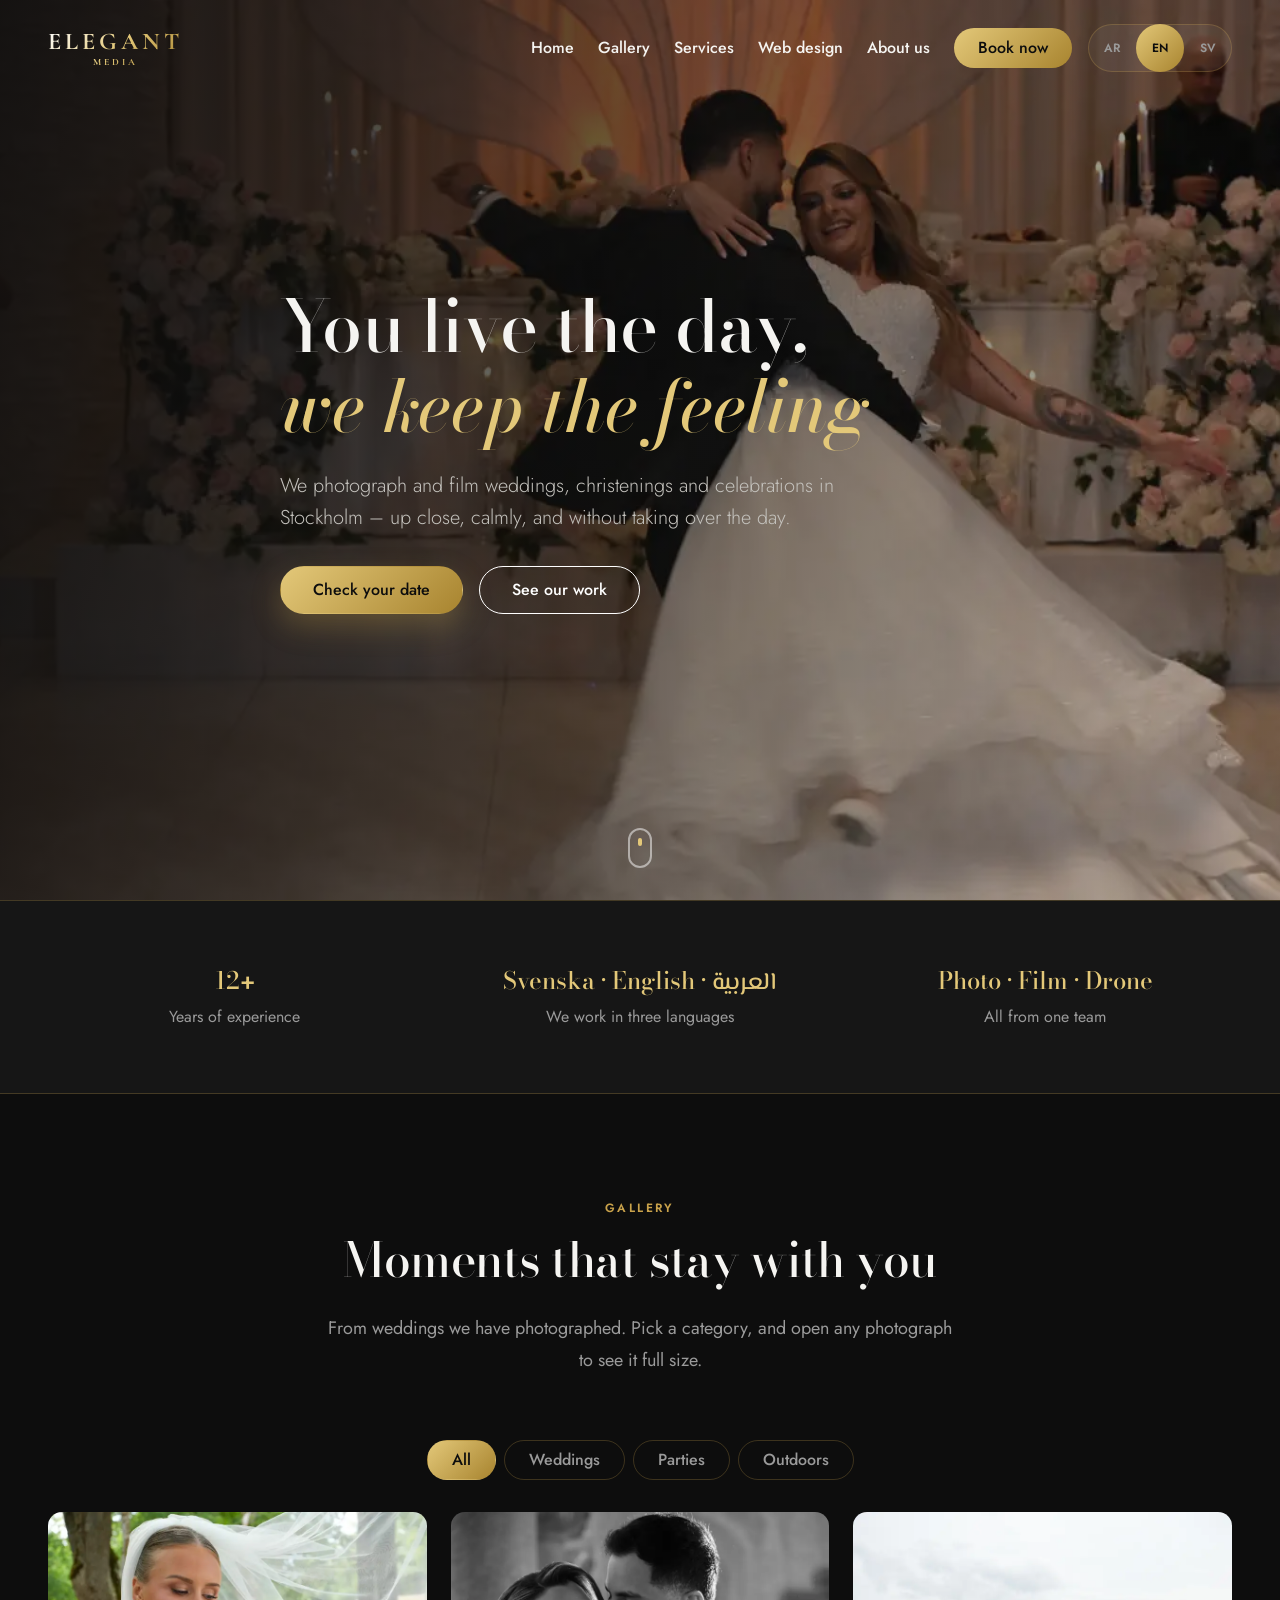
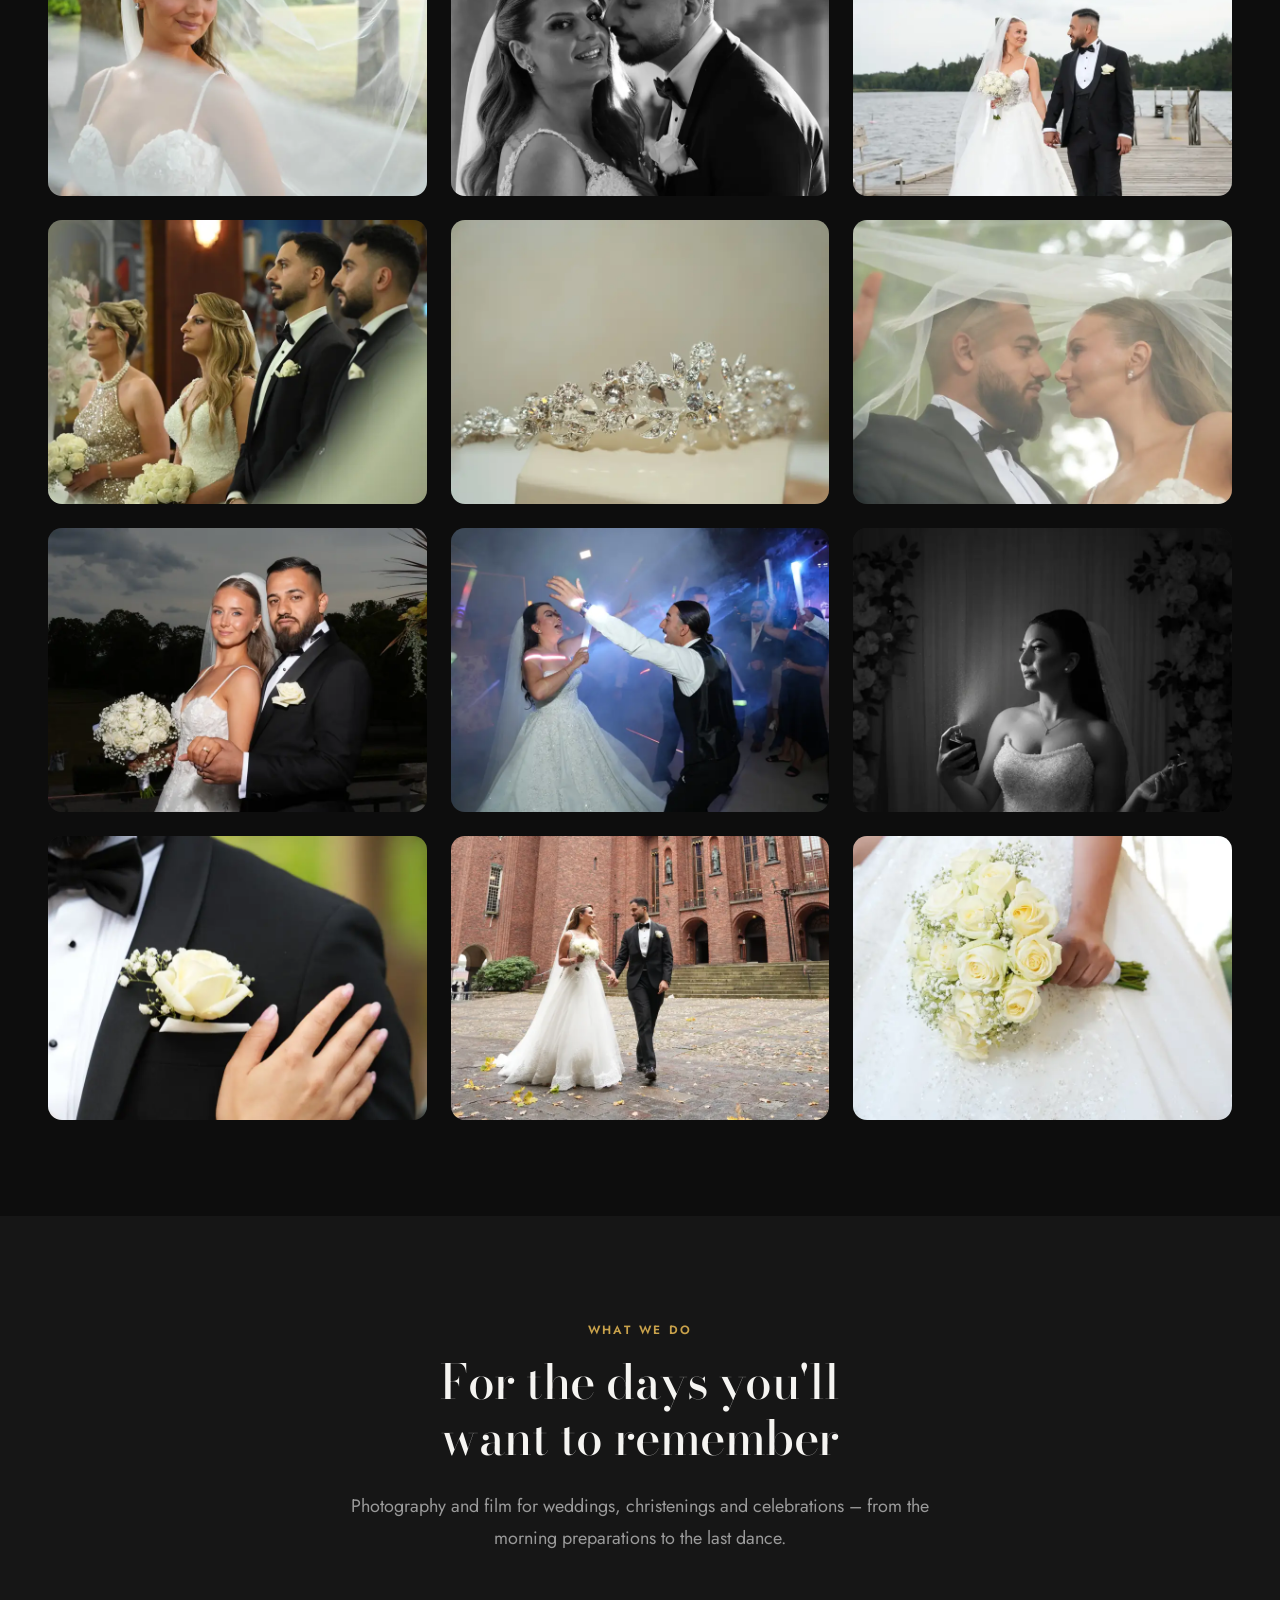
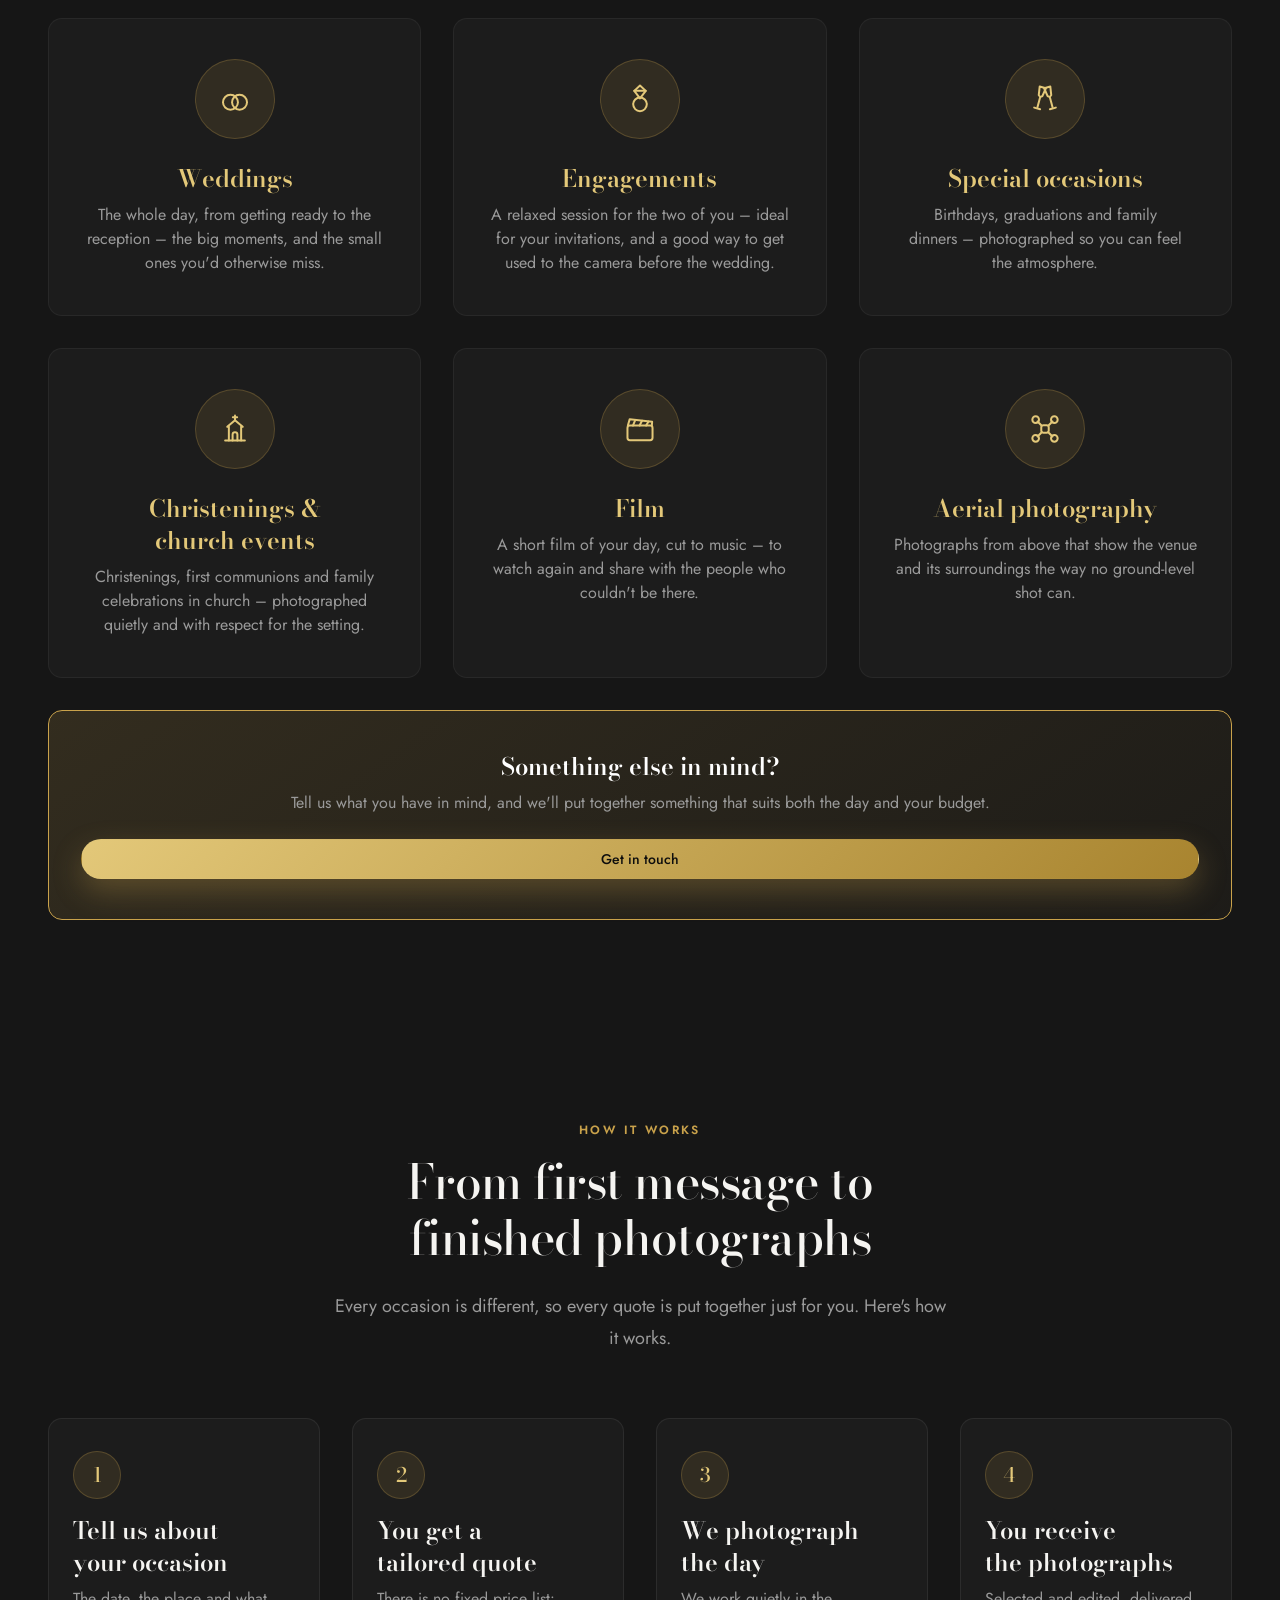
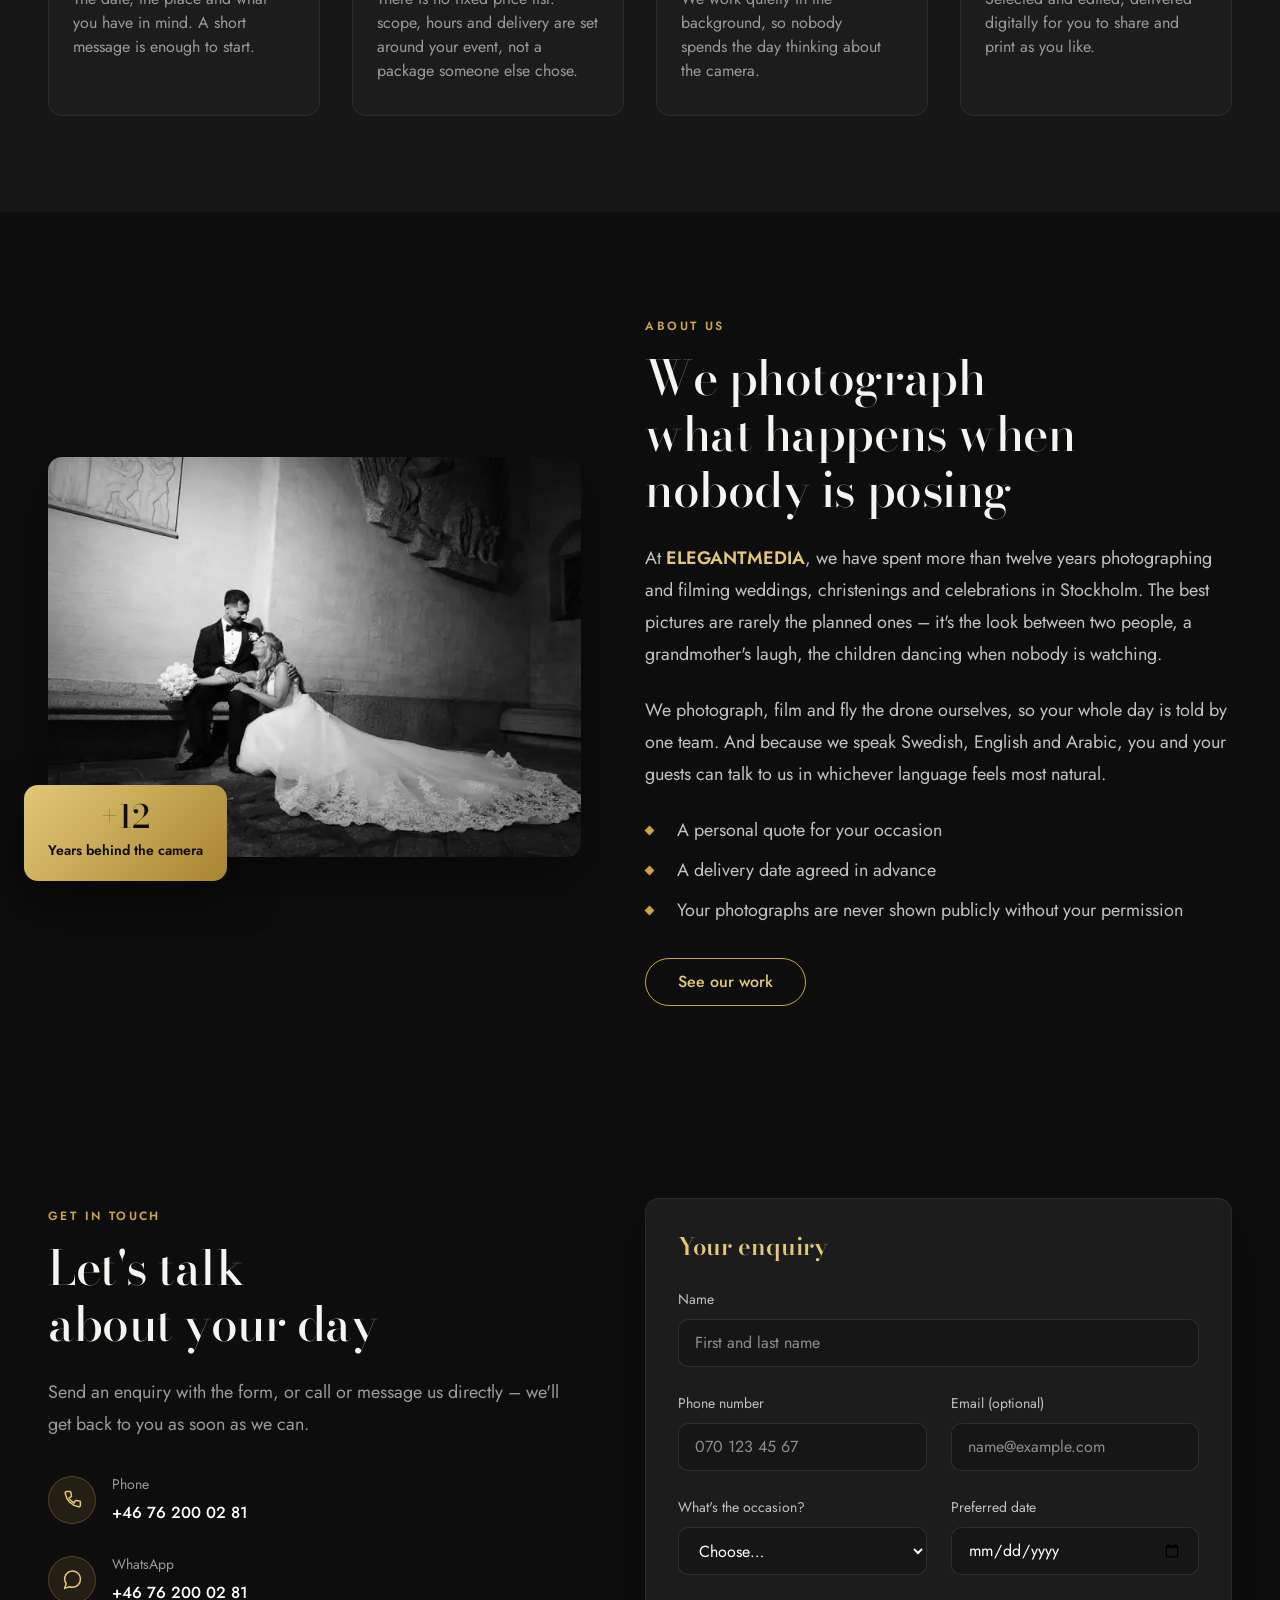
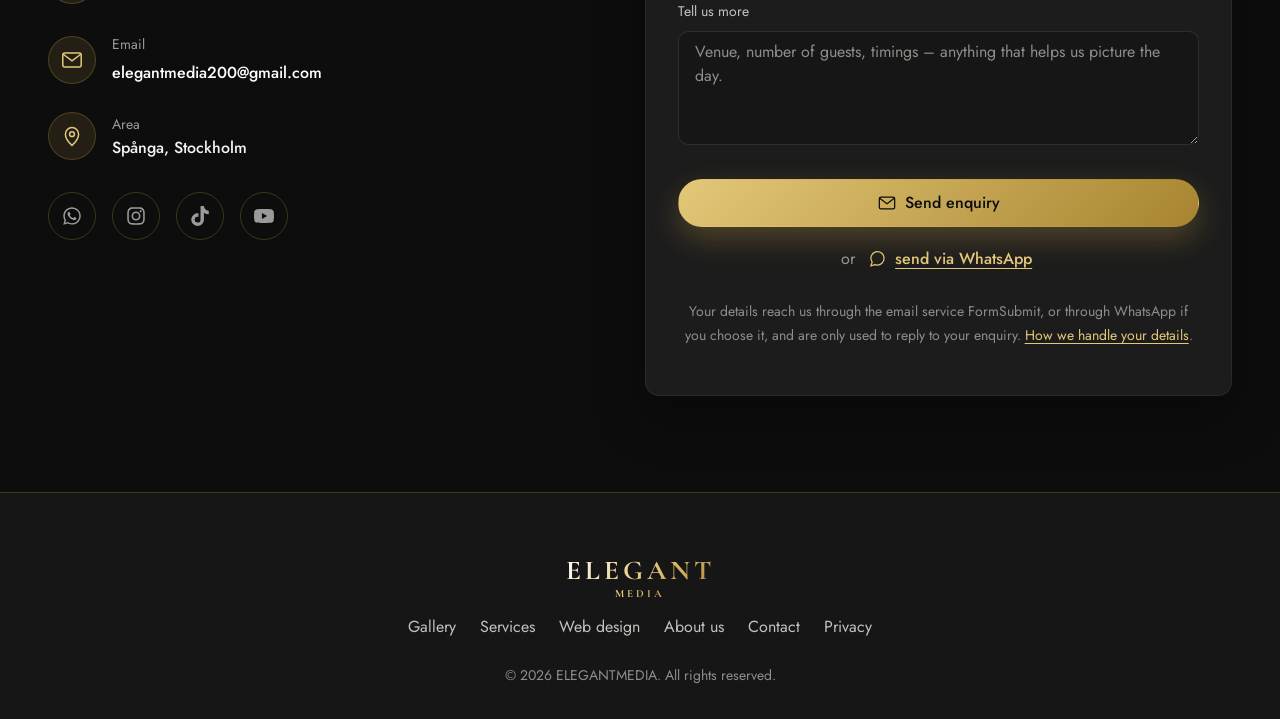
<file: en/index.html>
<!DOCTYPE html>
<html lang="en" dir="ltr" data-root="../">
<!--
  GENERATED by tools/build.py from ../index.html and ../i18n.js - do not edit.
  Any change made here is overwritten by the next build.
-->
<head>
  <meta charset="UTF-8" />
  <meta name="viewport" content="width=device-width, initial-scale=1.0" />
  <meta name="theme-color" content="#0d0d0d" />

  <meta name="author" content="ELEGANTMEDIA" />
  <meta name="robots" content="index, follow" />

  <!-- build:head -->
  <!-- Generated by tools/build.py: edit the wording in i18n.js (meta_* keys). -->
  <title>Wedding &amp; event photographer in Stockholm | ELEGANTMEDIA</title>
  <meta name="description" content="Weddings, christenings and celebrations in Stockholm – photo, film and drone. A personal quote for your occasion. We speak Swedish, English and Arabic." />
  <link rel="canonical" href="https://elegantmedia.se/en/" />
  <link rel="alternate" hreflang="sv" href="https://elegantmedia.se/" />
  <link rel="alternate" hreflang="en" href="https://elegantmedia.se/en/" />
  <link rel="alternate" hreflang="ar" href="https://elegantmedia.se/ar/" />
  <link rel="alternate" hreflang="x-default" href="https://elegantmedia.se/" />

  <meta property="og:type" content="website" />
  <meta property="og:site_name" content="ELEGANTMEDIA" />
  <meta property="og:locale" content="en_GB" />
  <meta property="og:locale:alternate" content="sv_SE" />
  <meta property="og:locale:alternate" content="ar_AR" />
  <meta property="og:title" content="Wedding &amp; event photographer in Stockholm | ELEGANTMEDIA" />
  <meta property="og:description" content="Weddings, christenings and celebrations in Stockholm – photo, film and drone. A personal quote for your occasion. We speak Swedish, English and Arabic." />
  <meta property="og:url" content="https://elegantmedia.se/en/" />
  <meta property="og:image" content="https://elegantmedia.se/assets/og.jpg" />
  <meta property="og:image:width" content="1200" />
  <meta property="og:image:height" content="630" />
  <meta property="og:image:alt" content="ELEGANTMEDIA – wedding and event photography and film in Stockholm" />
  <meta name="twitter:card" content="summary_large_image" />

  <!-- The fonts a visitor sees first, fetched straight away (all fonts: fonts/). -->
  <link rel="preload" href="../fonts/bodoni-moda-latin.woff2" as="font" type="font/woff2" crossorigin />
  <link rel="preload" href="../fonts/jost-latin.woff2" as="font" type="font/woff2" crossorigin />
  <link rel="preload" href="../fonts/cormorant-garamond-logo.woff2" as="font" type="font/woff2" crossorigin />
  <link rel="preload" href="../fonts/bodoni-moda-italic-latin.woff2" as="font" type="font/woff2" crossorigin />

  <script type="application/ld+json">
  {
    "@context": "https://schema.org",
    "@type": "LocalBusiness",
    "@id": "https://elegantmedia.se/#business",
    "name": "ELEGANTMEDIA",
    "url": "https://elegantmedia.se/",
    "image": "https://elegantmedia.se/assets/og.jpg",
    "telephone": "+46762000281",
    "email": "elegantmedia200@gmail.com",
    "address": {
      "@type": "PostalAddress",
      "addressLocality": "Spånga",
      "postalCode": "163 77",
      "addressRegion": "Stockholms län",
      "addressCountry": "SE"
    },
    "areaServed": [
      "Stockholm",
      "Stockholms län"
    ],
    "knowsLanguage": [
      "sv",
      "en",
      "ar"
    ],
    "sameAs": [
      "https://www.instagram.com/elegant.foto.video/"
    ],
    "description": "Weddings, christenings and celebrations in Stockholm – photo, film and drone. A personal quote for your occasion. We speak Swedish, English and Arabic."
  }
  </script>
  <!-- /build:head -->

  <!-- Icons -->
  <link rel="icon" href="../favicon.svg" type="image/svg+xml" />
  <link rel="icon" href="../favicon.ico" sizes="16x16 32x32 48x48" />
  <link rel="apple-touch-icon" href="../apple-touch-icon.png" />

  <link rel="stylesheet" href="../styles.css?v=4835d62941" />

  <!-- defer: downloaded in parallel with the HTML, run in order once parsed -->
  <script src="../i18n.js?v=334767f13e" defer></script>
  <script src="../script.js?v=e0dc8f69ac" defer></script>

</head>
<body>

  <svg class="icon-sprite" aria-hidden="true" focusable="false">
    <defs>
      <symbol id="i-rings" viewBox="0 0 24 24">
        <circle cx="8.6" cy="14.4" r="5.6"/>
        <circle cx="15.4" cy="14.4" r="5.6"/>
      </symbol>
      <symbol id="i-ring-gem" viewBox="0 0 24 24">
        <circle cx="12" cy="16" r="5.1"/>
        <path d="M7.7 5.9 L12 1.9 L16.3 5.9 L12 11.5 Z"/>
        <path d="M7.7 5.9 H16.3"/>
      </symbol>
      <symbol id="i-glasses" viewBox="0 0 24 24">
        <g transform="rotate(15 8 12)">
          <path d="M5.6 3 H10.4 L9.4 9.4 Q8 11 6.6 9.4 Z"/>
          <path d="M8 11 V18.4"/><path d="M5.7 19.3 H10.3"/>
        </g>
        <g transform="rotate(-15 16 12)">
          <path d="M13.6 3 H18.4 L17.4 9.4 Q16 11 14.6 9.4 Z"/>
          <path d="M16 11 V18.4"/><path d="M13.7 19.3 H18.3"/>
        </g>
      </symbol>
      <symbol id="i-church" viewBox="0 0 24 24">
        <path d="M12 1.8 V5.2"/>
        <path d="M10.4 3.2 H13.6"/>
        <path d="M6.2 10.4 L12 5.4 L17.8 10.4"/>
        <path d="M7.4 10.4 V20.6"/>
        <path d="M16.6 10.4 V20.6"/>
        <path d="M4.6 20.6 H19.4"/>
        <path d="M10.2 20.6 V16.2 a1.8 1.8 0 0 1 3.6 0 V20.6"/>
      </symbol>
      <symbol id="i-clapper" viewBox="0 0 24 24">
        <rect x="2.6" y="9.4" width="18.8" height="11" rx="1.8"/>
        <path d="M2.9 9.4 L4.3 4.6 L21.1 6.6 L20.9 9.4"/>
        <path d="M8.5 5.2 L6.7 9.4"/>
        <path d="M13.5 5.8 L11.7 9.4"/>
        <path d="M18.4 6.4 L16.6 9.4"/>
      </symbol>
      <symbol id="i-drone" viewBox="0 0 24 24">
        <rect x="9.2" y="9.2" width="5.6" height="5.6" rx="1.6"/>
        <path d="M9.2 9.2 L6.4 6.4"/><path d="M14.8 9.2 L17.6 6.4"/>
        <path d="M9.2 14.8 L6.4 17.6"/><path d="M14.8 14.8 L17.6 17.6"/>
        <circle cx="5" cy="5" r="2.5"/>
        <circle cx="19" cy="5" r="2.5"/>
        <circle cx="5" cy="19" r="2.5"/>
        <circle cx="19" cy="19" r="2.5"/>
      </symbol>
      <symbol id="i-phone" viewBox="0 0 24 24">
        <path d="M6.8 3.6h3.1a1 1 0 0 1 1 .9l.5 3.4a1 1 0 0 1-.5 1L9 10a13 13 0 0 0 5 5l1.1-1.9a1 1 0 0 1 1-.5l3.4.5a1 1 0 0 1 .9 1v3.1a1.6 1.6 0 0 1-1.7 1.6A16.5 16.5 0 0 1 5.2 5.3 1.6 1.6 0 0 1 6.8 3.6z"/>
      </symbol>
      <symbol id="i-chat" viewBox="0 0 24 24">
        <path d="M20.4 11.4a7.9 7.9 0 0 1-8.4 7.9 8.6 8.6 0 0 1-2.7-.5L4.6 20.4l1.6-4.7A7.9 7.9 0 1 1 20.4 11.4z"/>
      </symbol>
      <symbol id="i-mail" viewBox="0 0 24 24">
        <rect x="2.8" y="5" width="18.4" height="14" rx="2"/>
        <path d="M3.6 6.5 L12 12.9 L20.4 6.5"/>
      </symbol>
      <symbol id="i-pin" viewBox="0 0 24 24">
        <path d="M12 21.4s-6.6-5.9-6.6-11.2a6.6 6.6 0 0 1 13.2 0c0 5.3-6.6 11.2-6.6 11.2z"/>
        <circle cx="12" cy="10.2" r="2.4"/>
      </symbol>
      <symbol id="i-expand" viewBox="0 0 24 24">
        <path d="M14.6 4.6h4.8v4.8"/><path d="M9.4 19.4H4.6v-4.8"/>
        <path d="M19.4 4.6 L13.6 10.4"/><path d="M4.6 19.4 L10.4 13.6"/>
      </symbol>
    </defs>
  </svg>

  <a href="#main" class="skip-link" data-i18n="a11y_skip">Skip to content</a>

  <!-- ===== Header / Navbar ===== -->
  <header class="navbar" id="navbar">
    <div class="container nav-inner">
      <a href="#hero" class="logo">
        <span class="logo-text">ELEGANT<span class="logo-suffix">MEDIA</span></span>
      </a>

      <nav class="nav-links" id="navLinks">
        <a href="#hero" data-i18n="nav_home">Home</a>
        <a href="#gallery" data-i18n="nav_gallery">Gallery</a>
        <a href="#services" data-i18n="nav_services">Services</a>
        <a href="webbdesign.html" data-i18n="nav_webdesign">Web design</a>
        <a href="#about" data-i18n="nav_about">About us</a>
        <a href="#contact" class="nav-cta" data-i18n="nav_book">Book now</a>
      </nav>

      <div class="nav-actions">
        <!-- build:lang-switch -->
        <div class="lang-switch" id="langSwitch" role="group" data-i18n-aria="a11y_lang" aria-label="Select language">
          <a class="lang-btn" href="../ar/" hreflang="ar" lang="ar">AR</a>
          <a class="lang-btn active" href="./" hreflang="en" lang="en" aria-current="page">EN</a>
          <a class="lang-btn" href="../" hreflang="sv" lang="sv">SV</a>
        </div>
        <!-- /build:lang-switch -->
        <button class="nav-toggle" id="navToggle" type="button"
                aria-expanded="false" aria-controls="navLinks"
                data-i18n-aria="a11y_menu" aria-label="Menu">
          <span></span><span></span><span></span>
        </button>
      </div>
    </div>
  </header>

  <main id="main">

  <!-- ===== Hero ===== -->
  <section class="hero" id="hero">
    <!-- A real <img> rather than a CSS background: the browser's preloader can
         find it while the HTML is still parsing, instead of waiting for the
         stylesheet. This is the largest element on screen, so it decides how
         fast the page feels. srcset stops phones downloading the 1920px file.
         The files come from tools/photos.py (see assets/README.md). -->
    <img class="hero-bg" alt="" fetchpriority="high" decoding="async"
         width="1920" height="1080"
         src="../assets/hero/hero-ltr-1280.webp"
         srcset="../assets/hero/hero-ltr-768.webp 768w, ../assets/hero/hero-ltr-1280.webp 1280w, ../assets/hero/hero-ltr-1920.webp 1920w"
         sizes="100vw" />
    <div class="hero-overlay"></div>
    <div class="container hero-content">
      <h1 class="hero-title reveal"><span data-i18n="hero_title">You live the day,</span><br><span class="grad" data-i18n="hero_title_span">we keep the feeling</span></h1>
      <p class="hero-sub reveal" data-i18n="hero_sub">We photograph and film weddings, christenings and celebrations in Stockholm – up close, calmly, and without taking over the day.</p>
      <div class="hero-actions reveal">
        <a href="#contact" class="btn btn-gold" data-i18n="hero_book">Check your date</a>
        <a href="#gallery" class="btn btn-outline" data-i18n="hero_view">See our work</a>
      </div>
    </div>
    <a href="#gallery" class="scroll-down" data-i18n-aria="a11y_scroll" aria-label="Go to the gallery"><span></span></a>
  </section>

  <!-- ===== Trust strip =====
       Was four counters: 850 weddings, 12 years, 127 five-star reviews and 40
       awards. The owner has confirmed only the twelve years is real, so the
       other three are gone rather than adjusted. What replaces them are plain
       facts about the studio - the three languages in particular are a genuine
       differentiator and a stronger signal than an invented award count. -->
  <section class="stats">
    <div class="container stats-grid">
      <div class="stat reveal">
        <strong data-count="12">12<span class="stat-plus">+</span></strong>
        <span data-i18n="stat_years">Years of experience</span>
      </div>
      <div class="stat reveal">
        <strong data-i18n="stat_langs_v">Svenska · English · <span lang="ar">العربية</span></strong>
        <span data-i18n="stat_langs">We work in three languages</span>
      </div>
      <div class="stat reveal">
        <strong data-i18n="stat_services_v">Photo · Film · Drone</strong>
        <span data-i18n="stat_services">All from one team</span>
      </div>
    </div>
  </section>

  <!-- ===== Gallery ===== -->
  <section class="section gallery-section" id="gallery">
    <div class="container">
      <div class="section-head reveal">
        <span class="section-tag" data-i18n="gallery_tag">Gallery</span>
        <h2 data-i18n="gallery_title">Moments that stay with you</h2>
        <p data-i18n="gallery_desc">From weddings we have photographed. Pick a category, and open any photograph to see it full size.</p>
      </div>

      <div class="filters reveal" id="filters">
        <button type="button" class="filter active" data-filter="all" aria-pressed="true" data-i18n="filter_all">All</button>
        <button type="button" class="filter" data-filter="wedding" aria-pressed="false" data-i18n="filter_wedding">Weddings</button>
        <button type="button" class="filter" data-filter="engagement" aria-pressed="false" data-i18n="filter_engagement">Engagements</button>
        <button type="button" class="filter" data-filter="party" aria-pressed="false" data-i18n="filter_party">Parties</button>
        <button type="button" class="filter" data-filter="special" aria-pressed="false" data-i18n="filter_special">Special occasions</button>
        <button type="button" class="filter" data-filter="outdoor" aria-pressed="false" data-i18n="filter_outdoor">Outdoors</button>
      </div>

      <div class="gallery-grid" id="galleryGrid"><!-- filled by JS --></div>
    </div>
  </section>

  <!-- ===== Services ===== -->
  <section class="section services-section" id="services">
    <div class="container">
      <div class="section-head reveal">
        <span class="section-tag" data-i18n="services_tag">What we do</span>
        <h2 data-i18n="services_title">For the days you'll want to remember</h2>
        <p data-i18n="services_desc">Photography and film for weddings, christenings and celebrations – from the morning preparations to the last dance.</p>
      </div>

      <div class="services-grid">
        <article class="service-card reveal">
          <div class="service-icon"><svg class="icon" aria-hidden="true"><use href="#i-rings"/></svg></div>
          <h3 data-i18n="svc_wedding_t">Weddings</h3>
          <p data-i18n="svc_wedding_d">The whole day, from getting ready to the reception – the big moments, and the small ones you'd otherwise miss.</p>
        </article>
        <article class="service-card reveal">
          <div class="service-icon"><svg class="icon" aria-hidden="true"><use href="#i-ring-gem"/></svg></div>
          <h3 data-i18n="svc_engagement_t">Engagements</h3>
          <p data-i18n="svc_engagement_d">A relaxed session for the two of you – ideal for your invitations, and a good way to get used to the camera before the wedding.</p>
        </article>
        <article class="service-card reveal">
          <div class="service-icon"><svg class="icon" aria-hidden="true"><use href="#i-glasses"/></svg></div>
          <h3 data-i18n="svc_special_t">Special occasions</h3>
          <p data-i18n="svc_special_d">Birthdays, graduations and family dinners – photographed so you can feel the atmosphere.</p>
        </article>
        <article class="service-card reveal">
          <div class="service-icon"><svg class="icon" aria-hidden="true"><use href="#i-church"/></svg></div>
          <h3 data-i18n="svc_christening_t">Christenings & church events</h3>
          <p data-i18n="svc_christening_d">Christenings, first communions and family celebrations in church – photographed quietly and with respect for the setting.</p>
        </article>
        <article class="service-card reveal">
          <div class="service-icon"><svg class="icon" aria-hidden="true"><use href="#i-clapper"/></svg></div>
          <h3 data-i18n="svc_video_t">Film</h3>
          <p data-i18n="svc_video_d">A short film of your day, cut to music – to watch again and share with the people who couldn't be there.</p>
        </article>
        <article class="service-card reveal">
          <div class="service-icon"><svg class="icon" aria-hidden="true"><use href="#i-drone"/></svg></div>
          <h3 data-i18n="svc_drone_t">Aerial photography</h3>
          <p data-i18n="svc_drone_d">Photographs from above that show the venue and its surroundings the way no ground-level shot can.</p>
        </article>
        <article class="service-card service-card--cta reveal">
          <h3 data-i18n="svc_cta_t">Something else in mind?</h3>
          <p data-i18n="svc_cta_d">Tell us what you have in mind, and we'll put together something that suits both the day and your budget.</p>
          <a href="#contact" class="btn btn-gold btn-sm" data-i18n="svc_cta_btn">Get in touch</a>
        </article>
      </div>
    </div>
  </section>

  <!-- ===== How it works =====
       Sits between Services and About deliberately. Price is the first
       question most visitors have, and this studio quotes per event rather
       than publishing a list - so this section answers what a price list
       normally answers (what happens, in what order, what you end up with)
       and says plainly why there is no fixed figure. -->
  <section class="section steps-section" id="how">
    <div class="container">
      <div class="section-head reveal">
        <span class="section-tag" data-i18n="how_tag">How it works</span>
        <h2 data-i18n="how_title">From first message to finished photographs</h2>
        <p data-i18n="how_desc">Every occasion is different, so every quote is put together just for you. Here's how it works.</p>
      </div>

      <ol class="steps">
        <li class="step reveal">
          <span class="step-num" aria-hidden="true">1</span>
          <h3 data-i18n="how_1_t">Tell us about your occasion</h3>
          <p data-i18n="how_1_d">The date, the place and what you have in mind. A short message is enough to start.</p>
        </li>
        <li class="step reveal">
          <span class="step-num" aria-hidden="true">2</span>
          <h3 data-i18n="how_2_t">You get a tailored quote</h3>
          <p data-i18n="how_2_d">There is no fixed price list: scope, hours and delivery are set around your event, not a package someone else chose.</p>
        </li>
        <li class="step reveal">
          <span class="step-num" aria-hidden="true">3</span>
          <h3 data-i18n="how_3_t">We photograph the day</h3>
          <p data-i18n="how_3_d">We work quietly in the background, so nobody spends the day thinking about the camera.</p>
        </li>
        <li class="step reveal">
          <span class="step-num" aria-hidden="true">4</span>
          <h3 data-i18n="how_4_t">You receive the photographs</h3>
          <p data-i18n="how_4_d">Selected and edited, delivered digitally for you to share and print as you like.</p>
        </li>
      </ol>
    </div>
  </section>

  <!-- ===== About ===== -->
  <section class="section about-section" id="about">
    <div class="container about-inner">
      <div class="about-media reveal">
        <img width="900" height="675" loading="lazy" decoding="async"
             src="../assets/about/about-900.webp"
             srcset="../assets/about/about-450.webp 450w, ../assets/about/about-675.webp 675w, ../assets/about/about-900.webp 900w, ../assets/about/about-1350.webp 1350w"
             sizes="(min-width: 1024px) 45vw, 92vw"
             data-i18n-alt="about_img_alt" alt="A bride and groom on a stone bench, in black and white" />
        <div class="about-badge"><strong>+12</strong><span data-i18n="about_badge_text">Years behind the camera</span></div>
      </div>
      <div class="about-text reveal">
        <span class="section-tag" data-i18n="about_tag">About us</span>
        <h2 data-i18n="about_title">We photograph what happens when nobody is posing</h2>
        <p data-i18n="about_p1">At <strong>ELEGANTMEDIA</strong>, we have spent more than twelve years photographing and filming weddings, christenings and celebrations in Stockholm. The best pictures are rarely the planned ones – it's the look between two people, a grandmother's laugh, the children dancing when nobody is watching.</p>
        <p data-i18n="about_p2">We photograph, film and fly the drone ourselves, so your whole day is told by one team. And because we speak Swedish, English and Arabic, you and your guests can talk to us in whichever language feels most natural.</p>
        <ul class="about-list">
          <li data-i18n="about_li1">A personal quote for your occasion</li>
          <li data-i18n="about_li2">A delivery date agreed in advance</li>
          <li data-i18n="about_li3">Your photographs are never shown publicly without your permission</li>
        </ul>
        <a href="#gallery" class="btn btn-dark" data-i18n="about_btn">See our work</a>
      </div>
    </div>
  </section>

  <!-- ===== Contact ===== -->
  <section class="section contact-section" id="contact">
    <div class="container contact-inner">
      <div class="contact-info reveal">
        <span class="section-tag" data-i18n="contact_tag">Get in touch</span>
        <h2 data-i18n="contact_title">Let's talk about your day</h2>
        <p data-i18n="contact_desc">Send an enquiry with the form, or call or message us directly – we'll get back to you as soon as we can.</p>

        <ul class="contact-list">
          <li>
            <span class="ci-icon"><svg class="icon" aria-hidden="true"><use href="#i-phone"/></svg></span>
            <div><span id="ci-phone-label" data-i18n="contact_phone">Phone</span><a id="ci-phone" href="tel:+46762000281" dir="ltr" aria-labelledby="ci-phone-label ci-phone">+46 76 200 02 81</a></div>
          </li>
          <li>
            <span class="ci-icon"><svg class="icon" aria-hidden="true"><use href="#i-chat"/></svg></span>
            <div><span id="ci-whatsapp-label" data-i18n="contact_whatsapp">WhatsApp</span><a id="ci-whatsapp" href="https://wa.me/46762000281" target="_blank" rel="noopener" dir="ltr" aria-labelledby="ci-whatsapp-label ci-whatsapp">+46 76 200 02 81</a></div>
          </li>
          <li>
            <span class="ci-icon"><svg class="icon" aria-hidden="true"><use href="#i-mail"/></svg></span>
            <div><span data-i18n="contact_email">Email</span><a href="mailto:elegantmedia200@gmail.com">elegantmedia200@gmail.com</a></div>
          </li>
          <li>
            <span class="ci-icon"><svg class="icon" aria-hidden="true"><use href="#i-pin"/></svg></span>
            <div><span data-i18n="contact_area">Area</span><p class="ci-value" data-i18n="contact_area_v">Spånga, Stockholm</p></div>
          </li>
        </ul>

        <div class="socials">
          <a href="https://wa.me/46762000281" class="social-icon" aria-label="WhatsApp" target="_blank" rel="noopener">
            <svg viewBox="0 0 448 512" fill="currentColor" aria-hidden="true"><path d="M380.9 97.1C339 55.1 283.2 32 223.9 32c-122.4 0-222 99.6-222 222 0 39.1 10.2 77.3 29.6 111L0 480l117.7-30.9c32.4 17.7 68.9 27 106.1 27h.1c122.3 0 224.1-99.6 224.1-222 0-59.3-25.2-115-67.1-157zm-157 341.6c-33.2 0-65.7-8.9-94-25.7l-6.7-4-69.8 18.3L72 359.2l-4.4-7c-18.5-29.4-28.2-63.3-28.2-98.2 0-101.7 82.8-184.5 184.6-184.5 49.3 0 95.6 19.2 130.4 54.1 34.8 34.9 56.2 81.2 56.1 130.5 0 101.8-84.9 184.6-186.6 184.6zm101.2-138.2c-5.5-2.8-33-16.3-38.1-18.2-5.1-1.9-8.8-2.8-12.5 2.8-3.7 5.6-14.3 18.2-17.6 22-3.2 3.7-6.5 4.2-12 1.4-32.6-16.3-54-29.1-75.5-66-5.7-9.8 5.7-9.1 16.3-30.3 1.8-3.7.9-6.9-.5-9.7-1.4-2.8-12.5-30.1-17.1-41.2-4.5-10.8-9.1-9.3-12.5-9.5-3.2-.2-6.9-.2-10.6-.2-3.7 0-9.7 1.4-14.8 6.9-5.1 5.6-19.4 19-19.4 46.3 0 27.3 19.9 53.7 22.6 57.4 2.8 3.7 39.1 59.7 94.8 83.8 35.2 15.2 49 16.5 66.6 13.9 10.7-1.6 33-13.5 37.6-26.6 4.6-13.1 4.6-24.3 3.2-26.6-1.3-2.5-5-3.9-10.5-6.6z"/></svg>
          </a>
          <a href="https://www.instagram.com/elegant.foto.video/" class="social-icon" aria-label="Instagram" target="_blank" rel="noopener">
            <svg viewBox="0 0 448 512" fill="currentColor" aria-hidden="true"><path d="M224.1 141c-63.6 0-114.9 51.3-114.9 114.9s51.3 114.9 114.9 114.9S339 319.5 339 255.9 287.7 141 224.1 141zm0 189.6c-41.1 0-74.7-33.5-74.7-74.7s33.5-74.7 74.7-74.7 74.7 33.5 74.7 74.7-33.6 74.7-74.7 74.7zm146.4-194.3c0 14.9-12 26.8-26.8 26.8-14.9 0-26.8-12-26.8-26.8s12-26.8 26.8-26.8 26.8 12 26.8 26.8zm76.1 27.2c-1.7-35.9-9.9-67.7-36.2-93.9-26.2-26.2-58-34.4-93.9-36.2-37-2.1-147.9-2.1-184.9 0-35.8 1.7-67.6 9.9-93.9 36.1s-34.4 58-36.2 93.9c-2.1 37-2.1 147.9 0 184.9 1.7 35.9 9.9 67.7 36.2 93.9s58 34.4 93.9 36.2c37 2.1 147.9 2.1 184.9 0 35.9-1.7 67.7-9.9 93.9-36.2 26.2-26.2 34.4-58 36.2-93.9 2.1-37 2.1-147.8 0-184.8zM398.8 388c-7.8 19.6-22.9 34.7-42.6 42.6-29.5 11.7-99.5 9-132.1 9s-102.7 2.6-132.1-9c-19.6-7.8-34.7-22.9-42.6-42.6-11.7-29.5-9-99.5-9-132.1s-2.6-102.7 9-132.1c7.8-19.6 22.9-34.7 42.6-42.6 29.5-11.7 99.5-9 132.1-9s102.7-2.6 132.1 9c19.6 7.8 34.7 22.9 42.6 42.6 11.7 29.5 9 99.5 9 132.1s2.7 102.7-9 132.1z"/></svg>
          </a>
          <a href="https://www.tiktok.com/@chukrifreedom" class="social-icon" aria-label="TikTok" target="_blank" rel="noopener">
            <svg viewBox="0 0 448 512" fill="currentColor" aria-hidden="true"><path d="M448 209.91a210.06 210.06 0 0 1-122.77-39.25V349.38A162.55 162.55 0 1 1 185 188.31V278.2a74.62 74.62 0 1 0 52.23 71.18V0h88.44a121.18 121.18 0 0 0 1.86 22.17h.02A122.18 122.18 0 0 0 381 102.39a121.43 121.43 0 0 0 67 20.14Z"/></svg>
          </a>
          <a href="https://www.youtube.com/@ElegantMedia1" class="social-icon" aria-label="YouTube" target="_blank" rel="noopener">
            <svg viewBox="0 0 24 24" fill="currentColor" aria-hidden="true"><path d="M23.498 6.186a2.994 2.994 0 0 0-2.112-2.117C19.505 3.545 12 3.545 12 3.545s-7.505 0-9.386.524A2.994 2.994 0 0 0 .502 6.186 31.36 31.36 0 0 0 0 12a31.36 31.36 0 0 0 .502 5.814 2.994 2.994 0 0 0 2.112 2.117c1.881.524 9.386.524 9.386.524s7.505 0 9.386-.524a2.994 2.994 0 0 0 2.112-2.117A31.36 31.36 0 0 0 24 12a31.36 31.36 0 0 0-.502-5.814ZM9.545 15.568V8.432L15.818 12l-6.273 3.568Z"/></svg>
          </a>
        </div>
      </div>

      <form class="booking-form reveal" id="bookingForm">
        <h3 data-i18n="form_title">Your enquiry</h3>
        <div class="field">
          <label for="name" data-i18n="form_name">Name</label>
          <input type="text" id="name" name="name" required autocomplete="name" data-i18n-ph="form_name_ph" placeholder="First and last name" />
        </div>
        <div class="field-row">
          <div class="field">
            <label for="phone" data-i18n="form_phone">Phone number</label>
            <input type="tel" id="phone" name="phone" required autocomplete="tel" placeholder="070 123 45 67" />
          </div>
          <!-- Optional. Lets the studio reply by email, and becomes the
               Reply-To of the notification so "Reply" in Gmail just works. -->
          <div class="field">
            <label for="email" data-i18n="form_email">Email (optional)</label>
            <input type="email" id="email" name="email" autocomplete="email" data-i18n-ph="form_email_ph" placeholder="name@example.com" />
          </div>
        </div>
        <div class="field-row">
          <div class="field">
            <label for="type" data-i18n="form_type">What's the occasion?</label>
            <select id="type" name="type" required>
              <option value="" data-i18n="form_type_opt0">Choose…</option>
              <option value="wedding" data-i18n="form_type_w">Wedding</option>
              <option value="engagement" data-i18n="form_type_e">Engagement</option>
              <option value="christening" data-i18n="form_type_c">Christening or church event</option>
              <option value="special" data-i18n="form_type_s">Special occasion</option>
              <option value="video" data-i18n="form_type_v">Film</option>
              <option value="drone" data-i18n="form_type_d">Aerial photography</option>
            </select>
          </div>
          <div class="field">
            <label for="date" data-i18n="form_date">Preferred date</label>
            <input type="date" id="date" name="date" />
          </div>
        </div>
        <div class="field">
          <label for="message" data-i18n="form_msg">Tell us more</label>
          <textarea id="message" name="message" rows="4" data-i18n-ph="form_msg_ph" placeholder="Venue, number of guests, timings – anything that helps us picture the day."></textarea>
        </div>

        <!-- Spam trap. Invisible and unreachable for people (hidden from
             screen readers, skipped by Tab); simple bots fill every field they
             find, and a filled trap means the submission is quietly dropped. -->
        <div class="hp-field" aria-hidden="true">
          <label for="hp_check">Lämna tomt</label>
          <input type="text" id="hp_check" name="hp_check" tabindex="-1" autocomplete="off" />
        </div>

        <!-- Two ways to send. The first button is what Enter submits. -->
        <div class="form-actions">
          <button type="submit" name="via" value="email" class="btn btn-gold btn-block form-submit">
            <svg class="icon" aria-hidden="true"><use href="#i-mail"/></svg>
            <span data-i18n="form_submit">Send enquiry</span>
          </button>
          <!-- WhatsApp is the alternative, so it reads as a line of text with a
               link in it rather than as a second button of equal weight. It is
               still a submit button: the form checks the fields, then opens
               WhatsApp with the enquiry written out. -->
          <p class="form-alt">
            <span data-i18n="form_or">or</span>
            <button type="submit" name="via" value="whatsapp" class="form-alt-link">
              <svg class="icon" aria-hidden="true"><use href="#i-chat"/></svg>
              <span data-i18n="form_submit_wa">send via WhatsApp</span>
            </button>
          </p>
        </div>

        <p class="form-privacy" data-i18n="form_privacy">Your details reach us through the email service FormSubmit, or through WhatsApp if you choose it, and are only used to reply to your enquiry. <a href="integritet.html">How we handle your details</a>.</p>

        <!-- One live region, always present, so screen readers announce each
             change. Exactly one child is shown per state; the region only
             draws its box while a state is set. -->
        <div class="form-status" id="formStatus" role="status" aria-live="polite">
          <p class="form-note" data-state-part="sending" hidden data-i18n="form_sending">Sending…</p>
          <p class="form-note" data-state-part="ok" hidden data-i18n="form_ok">Thank you – we've received your enquiry and will get back to you as soon as we can.</p>
          <div data-state-part="fail" hidden>
            <p class="form-note" data-i18n="form_fail">We couldn't confirm that your request arrived. Send it via WhatsApp instead, so you know for certain that it reaches us.</p>
            <a class="btn btn-outline btn-block form-submit form-fail-wa" id="failWa" href="#" target="_blank" rel="noopener">
              <svg class="icon" aria-hidden="true"><use href="#i-chat"/></svg>
              <span data-i18n="form_fail_btn">Send via WhatsApp</span>
            </a>
          </div>
          <div data-state-part="wa" hidden>
            <p class="form-note" data-i18n="form_sent">WhatsApp has opened with your details filled in. Press send there to complete your request.</p>
            <a class="form-fallback" id="formFallback" href="#" target="_blank" rel="noopener" data-i18n="form_fallback">WhatsApp didn't open? Open it here</a>
          </div>
        </div>
      </form>
    </div>
  </section>

  </main>

  <!-- ===== Footer ===== -->
  <footer class="footer">
    <div class="container footer-inner">
      <a href="#hero" class="logo footer-logo">
        <span class="logo-text">ELEGANT<span class="logo-suffix">MEDIA</span></span>
      </a>
      <nav class="footer-links">
        <a href="#gallery" data-i18n="footer_gallery">Gallery</a>
        <a href="#services" data-i18n="footer_services">Services</a>
        <a href="webbdesign.html" data-i18n="nav_webdesign">Web design</a>
        <a href="#about" data-i18n="footer_about">About us</a>
        <a href="#contact" data-i18n="footer_contact">Contact</a>
        <a href="integritet.html" data-i18n="footer_privacy">Privacy</a>
      </nav>
      <p class="copyright"><span dir="ltr">© <span id="year">2026</span> ELEGANTMEDIA.</span> <span data-i18n="footer_rights">All rights reserved.</span></p>
    </div>
  </footer>

  <!-- ===== Lightbox ===== -->
  <div class="lightbox" id="lightbox" aria-hidden="true"
       role="dialog" aria-modal="true" data-i18n-aria="a11y_lightbox" aria-label="Image viewer">
    <button type="button" class="lb-close" id="lbClose" data-i18n-aria="a11y_close" aria-label="Close">✕</button>
    <button type="button" class="lb-nav lb-prev" id="lbPrev" data-i18n-aria="a11y_prev" aria-label="Previous">‹</button>
    <img alt="" id="lbImg" />
    <button type="button" class="lb-nav lb-next" id="lbNext" data-i18n-aria="a11y_next" aria-label="Next">›</button>
    <div class="lb-caption" id="lbCaption"></div>
  </div>

</body>
</html>
</file>
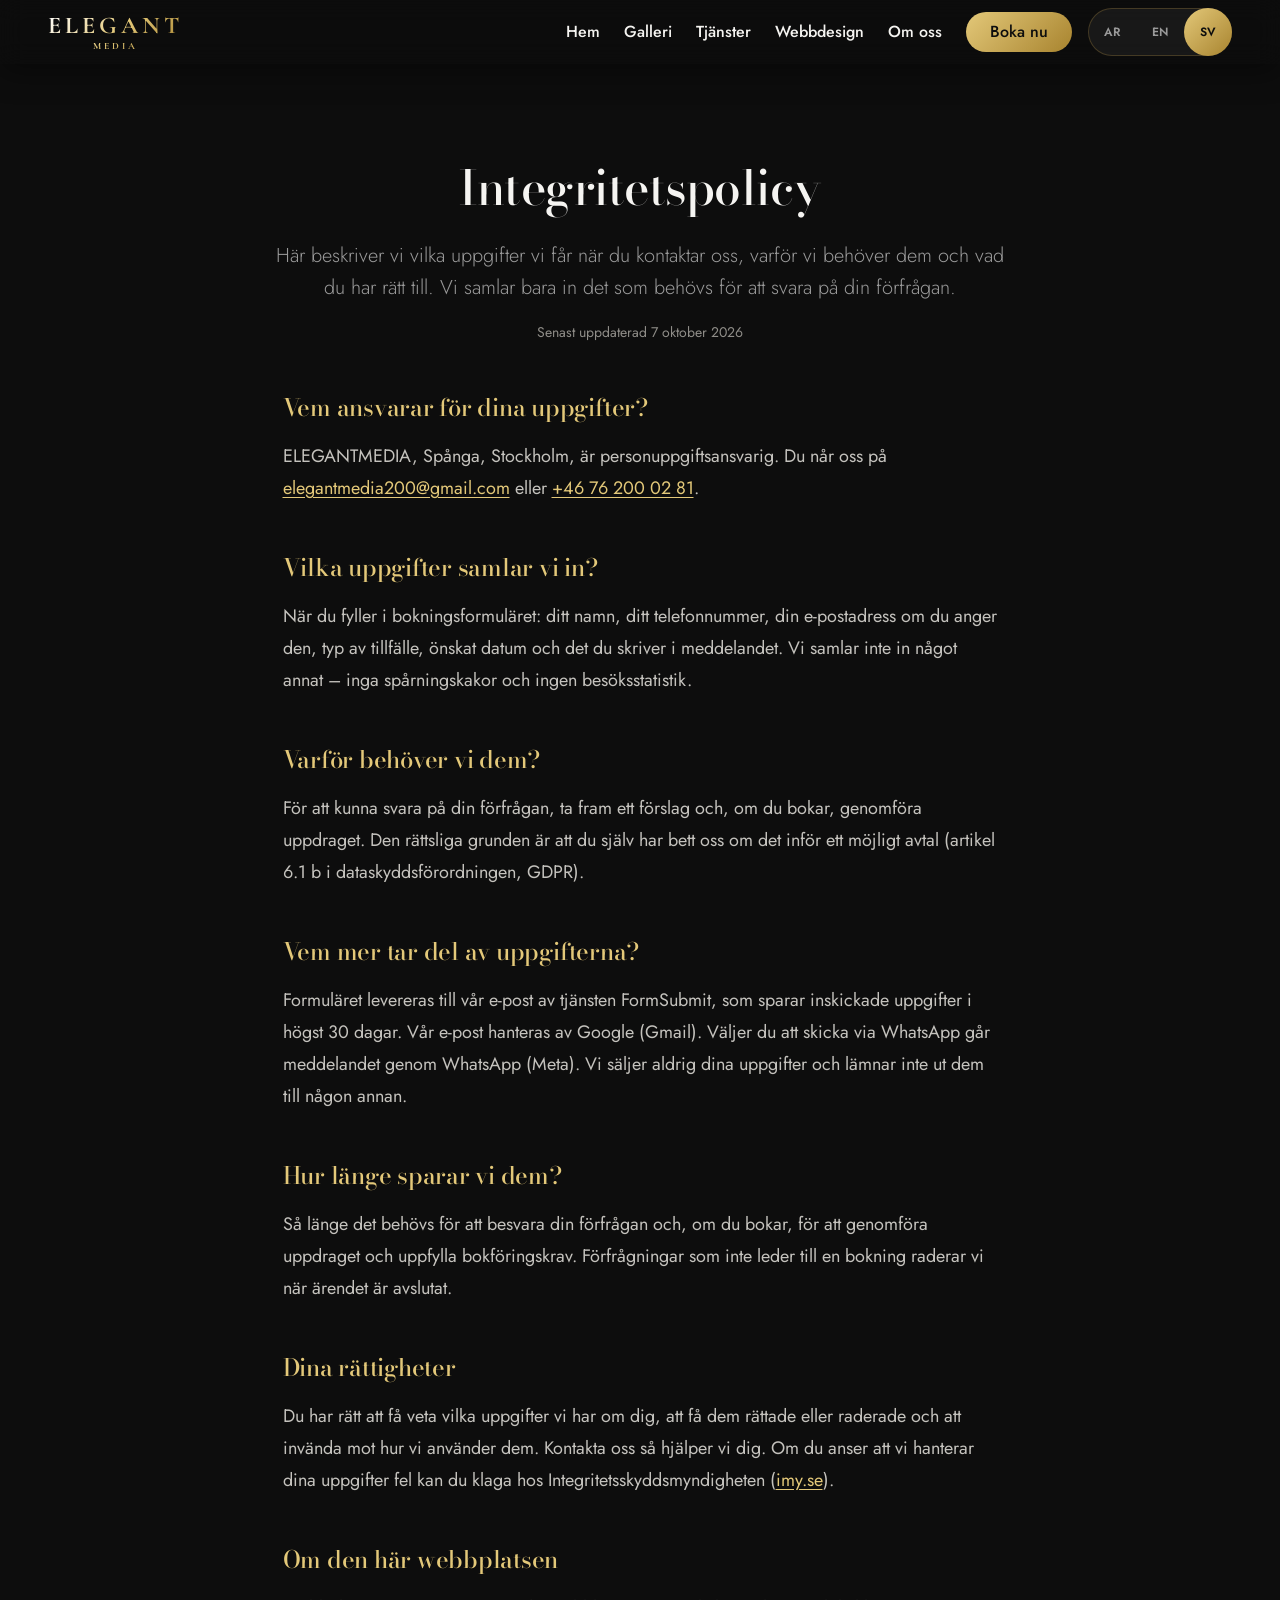
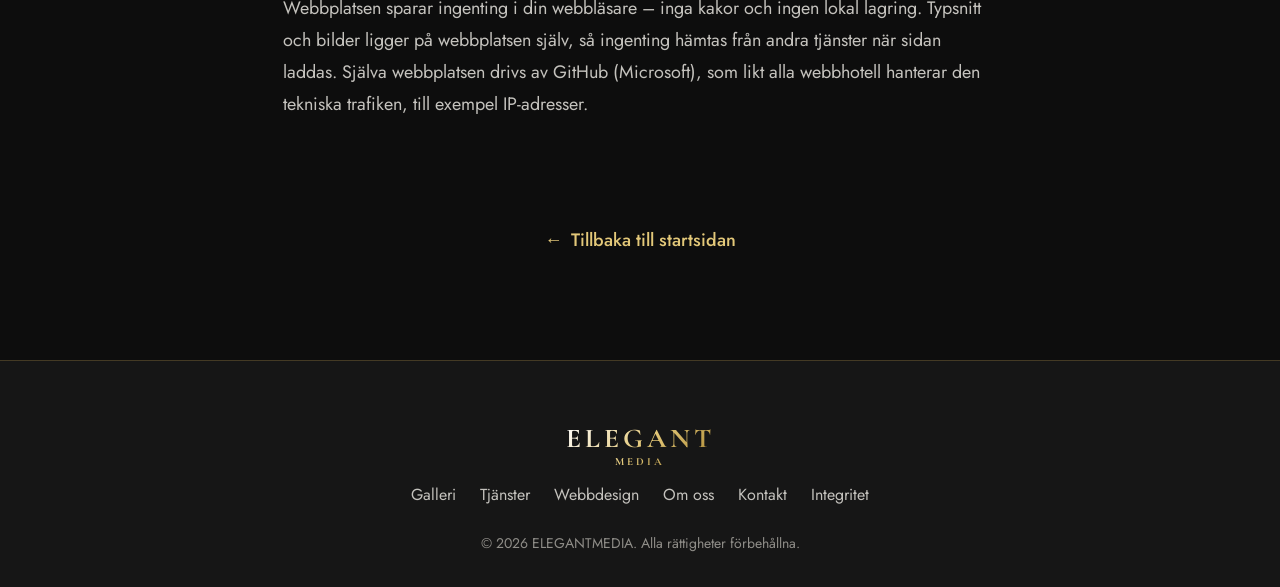
<file: integritet.html>
<!DOCTYPE html>
<html lang="sv" dir="ltr">
<!--
  This Swedish page is also the TEMPLATE for the English (/en/) and Arabic
  (/ar/) versions. tools/build.py generates those - never edit them directly.

  Text comes from i18n.js: change wording there, not in this file, or the
  next build will overwrite it. Layout, images and structure are edited here.
  After editing, run:  python tools/build.py   (GitHub also runs it on push).
-->
<head>
  <meta charset="UTF-8" />
  <meta name="viewport" content="width=device-width, initial-scale=1.0" />
  <meta name="theme-color" content="#0d0d0d" />

  <meta name="author" content="ELEGANTMEDIA" />
  <meta name="robots" content="index, follow" />

  <!-- build:head -->
  <!-- Generated by tools/build.py: edit the wording in i18n.js (meta_* keys). -->
  <title>Integritetspolicy | ELEGANTMEDIA</title>
  <meta name="description" content="Hur ELEGANTMEDIA hanterar uppgifterna du skickar via bokningsformuläret: vad vi samlar in, varför, vem som tar del av dem, hur länge vi sparar dem och dina rättigheter." />
  <link rel="canonical" href="https://elegantmedia.se/integritet.html" />
  <link rel="alternate" hreflang="sv" href="https://elegantmedia.se/integritet.html" />
  <link rel="alternate" hreflang="en" href="https://elegantmedia.se/en/integritet.html" />
  <link rel="alternate" hreflang="ar" href="https://elegantmedia.se/ar/integritet.html" />
  <link rel="alternate" hreflang="x-default" href="https://elegantmedia.se/integritet.html" />

  <meta property="og:type" content="website" />
  <meta property="og:site_name" content="ELEGANTMEDIA" />
  <meta property="og:locale" content="sv_SE" />
  <meta property="og:locale:alternate" content="en_GB" />
  <meta property="og:locale:alternate" content="ar_AR" />
  <meta property="og:title" content="Integritetspolicy | ELEGANTMEDIA" />
  <meta property="og:description" content="Hur ELEGANTMEDIA hanterar uppgifterna du skickar via bokningsformuläret: vad vi samlar in, varför, vem som tar del av dem, hur länge vi sparar dem och dina rättigheter." />
  <meta property="og:url" content="https://elegantmedia.se/integritet.html" />
  <meta property="og:image" content="https://elegantmedia.se/assets/og.jpg" />
  <meta property="og:image:width" content="1200" />
  <meta property="og:image:height" content="630" />
  <meta property="og:image:alt" content="ELEGANTMEDIA – fotografi och film för bröllop och fest i Stockholm" />
  <meta name="twitter:card" content="summary_large_image" />

  <!-- The fonts a visitor sees first, fetched straight away (all fonts: fonts/). -->
  <link rel="preload" href="fonts/bodoni-moda-latin.woff2" as="font" type="font/woff2" crossorigin />
  <link rel="preload" href="fonts/jost-latin.woff2" as="font" type="font/woff2" crossorigin />
  <link rel="preload" href="fonts/cormorant-garamond-logo.woff2" as="font" type="font/woff2" crossorigin />
  <!-- /build:head -->

  <!-- Icons -->
  <link rel="icon" href="favicon.svg" type="image/svg+xml" />
  <link rel="icon" href="favicon.ico" sizes="16x16 32x32 48x48" />
  <link rel="apple-touch-icon" href="apple-touch-icon.png" />

  <link rel="stylesheet" href="styles.css?v=4835d62941" />

  <script src="i18n.js?v=334767f13e" defer></script>
  <script src="script.js?v=e0dc8f69ac" defer></script>
</head>
<body>

  <a href="#main" class="skip-link" data-i18n="a11y_skip">Hoppa till innehåll</a>

  <!-- ===== Header / Navbar =====
       Same markup as index.html, except the links point back at the home page
       rather than at anchors on this one. -->
  <header class="navbar scrolled navbar--static" id="navbar">
    <div class="container nav-inner">
      <a href="index.html" class="logo">
        <span class="logo-text">ELEGANT<span class="logo-suffix">MEDIA</span></span>
      </a>

      <nav class="nav-links" id="navLinks">
        <a href="index.html" data-i18n="nav_home">Hem</a>
        <a href="index.html#gallery" data-i18n="nav_gallery">Galleri</a>
        <a href="index.html#services" data-i18n="nav_services">Tjänster</a>
        <a href="webbdesign.html" data-i18n="nav_webdesign">Webbdesign</a>
        <a href="index.html#about" data-i18n="nav_about">Om oss</a>
        <a href="index.html#contact" class="nav-cta" data-i18n="nav_book">Boka nu</a>
      </nav>

      <div class="nav-actions">
        <!-- build:lang-switch -->
        <div class="lang-switch" id="langSwitch" role="group" data-i18n-aria="a11y_lang" aria-label="Välj språk">
          <a class="lang-btn" href="ar/integritet.html" hreflang="ar" lang="ar">AR</a>
          <a class="lang-btn" href="en/integritet.html" hreflang="en" lang="en">EN</a>
          <a class="lang-btn active" href="integritet.html" hreflang="sv" lang="sv" aria-current="page">SV</a>
        </div>
        <!-- /build:lang-switch -->
        <button class="nav-toggle" id="navToggle" type="button"
                aria-expanded="false" aria-controls="navLinks"
                data-i18n-aria="a11y_menu" aria-label="Meny">
          <span></span><span></span><span></span>
        </button>
      </div>
    </div>
  </header>

  <main id="main">

    <!-- ===== Page head ===== -->
    <div class="page-head">
      <div class="container">
        <h1 class="page-title" data-i18n="pp_title">Integritetspolicy</h1>
        <p class="page-lead" data-i18n="pp_intro">Här beskriver vi vilka uppgifter vi får när du kontaktar oss, varför vi behöver dem och vad du har rätt till. Vi samlar bara in det som behövs för att svara på din förfrågan.</p>
        <p class="pp-updated" data-i18n="pp_updated">Senast uppdaterad 7 oktober 2026</p>
      </div>
    </div>

    <!-- ===== Policy =====
         Plain-language notice for the booking form. The retention wording
         ("deleted once the matter is closed") is a commitment the owner has
         to keep - change it here and in i18n.js if the practice differs. -->
    <section class="section legal-section">
      <div class="container legal">
        <h2 data-i18n="pp_who_h">Vem ansvarar för dina uppgifter?</h2>
        <p data-i18n="pp_who_p">ELEGANTMEDIA, Spånga, Stockholm, är personuppgiftsansvarig. Du når oss på <a href="mailto:elegantmedia200@gmail.com" dir="ltr">elegantmedia200@gmail.com</a> eller <a href="tel:+46762000281" dir="ltr">+46 76 200 02 81</a>.</p>
        <h2 data-i18n="pp_what_h">Vilka uppgifter samlar vi in?</h2>
        <p data-i18n="pp_what_p">När du fyller i bokningsformuläret: ditt namn, ditt telefonnummer, din e-postadress om du anger den, typ av tillfälle, önskat datum och det du skriver i meddelandet. Vi samlar inte in något annat – inga spårningskakor och ingen besöksstatistik.</p>
        <h2 data-i18n="pp_why_h">Varför behöver vi dem?</h2>
        <p data-i18n="pp_why_p">För att kunna svara på din förfrågan, ta fram ett förslag och, om du bokar, genomföra uppdraget. Den rättsliga grunden är att du själv har bett oss om det inför ett möjligt avtal (artikel 6.1 b i dataskyddsförordningen, GDPR).</p>
        <h2 data-i18n="pp_share_h">Vem mer tar del av uppgifterna?</h2>
        <p data-i18n="pp_share_p">Formuläret levereras till vår e-post av tjänsten FormSubmit, som sparar inskickade uppgifter i högst 30 dagar. Vår e-post hanteras av Google (Gmail). Väljer du att skicka via WhatsApp går meddelandet genom WhatsApp (Meta). Vi säljer aldrig dina uppgifter och lämnar inte ut dem till någon annan.</p>
        <h2 data-i18n="pp_keep_h">Hur länge sparar vi dem?</h2>
        <p data-i18n="pp_keep_p">Så länge det behövs för att besvara din förfrågan och, om du bokar, för att genomföra uppdraget och uppfylla bokföringskrav. Förfrågningar som inte leder till en bokning raderar vi när ärendet är avslutat.</p>
        <h2 data-i18n="pp_rights_h">Dina rättigheter</h2>
        <p data-i18n="pp_rights_p">Du har rätt att få veta vilka uppgifter vi har om dig, att få dem rättade eller raderade och att invända mot hur vi använder dem. Kontakta oss så hjälper vi dig. Om du anser att vi hanterar dina uppgifter fel kan du klaga hos Integritetsskyddsmyndigheten (<a href="https://www.imy.se" target="_blank" rel="noopener" dir="ltr">imy.se</a>).</p>
        <h2 data-i18n="pp_site_h">Om den här webbplatsen</h2>
        <p data-i18n="pp_site_p">Webbplatsen sparar ingenting i din webbläsare – inga kakor och ingen lokal lagring. Typsnitt och bilder ligger på webbplatsen själv, så ingenting hämtas från andra tjänster när sidan laddas. Själva webbplatsen drivs av GitHub (Microsoft), som likt alla webbhotell hanterar den tekniska trafiken, till exempel IP-adresser.</p>
      </div>
    </section>

    <div class="container wd-back-wrap">
      <a href="index.html" class="wd-back" data-i18n="pp_back">Tillbaka till startsidan</a>
    </div>

  </main>

  <!-- ===== Footer ===== -->
  <footer class="footer">
    <div class="container footer-inner">
      <a href="index.html" class="logo footer-logo">
        <span class="logo-text">ELEGANT<span class="logo-suffix">MEDIA</span></span>
      </a>
      <nav class="footer-links">
        <a href="index.html#gallery" data-i18n="footer_gallery">Galleri</a>
        <a href="index.html#services" data-i18n="footer_services">Tjänster</a>
        <a href="webbdesign.html" data-i18n="nav_webdesign">Webbdesign</a>
        <a href="index.html#about" data-i18n="footer_about">Om oss</a>
        <a href="index.html#contact" data-i18n="footer_contact">Kontakt</a>
        <a href="integritet.html" aria-current="page" data-i18n="footer_privacy">Integritet</a>
      </nav>
      <p class="copyright"><span dir="ltr">© <span id="year">2026</span> ELEGANTMEDIA.</span> <span data-i18n="footer_rights">Alla rättigheter förbehållna.</span></p>
    </div>
  </footer>

</body>
</html>
</file>
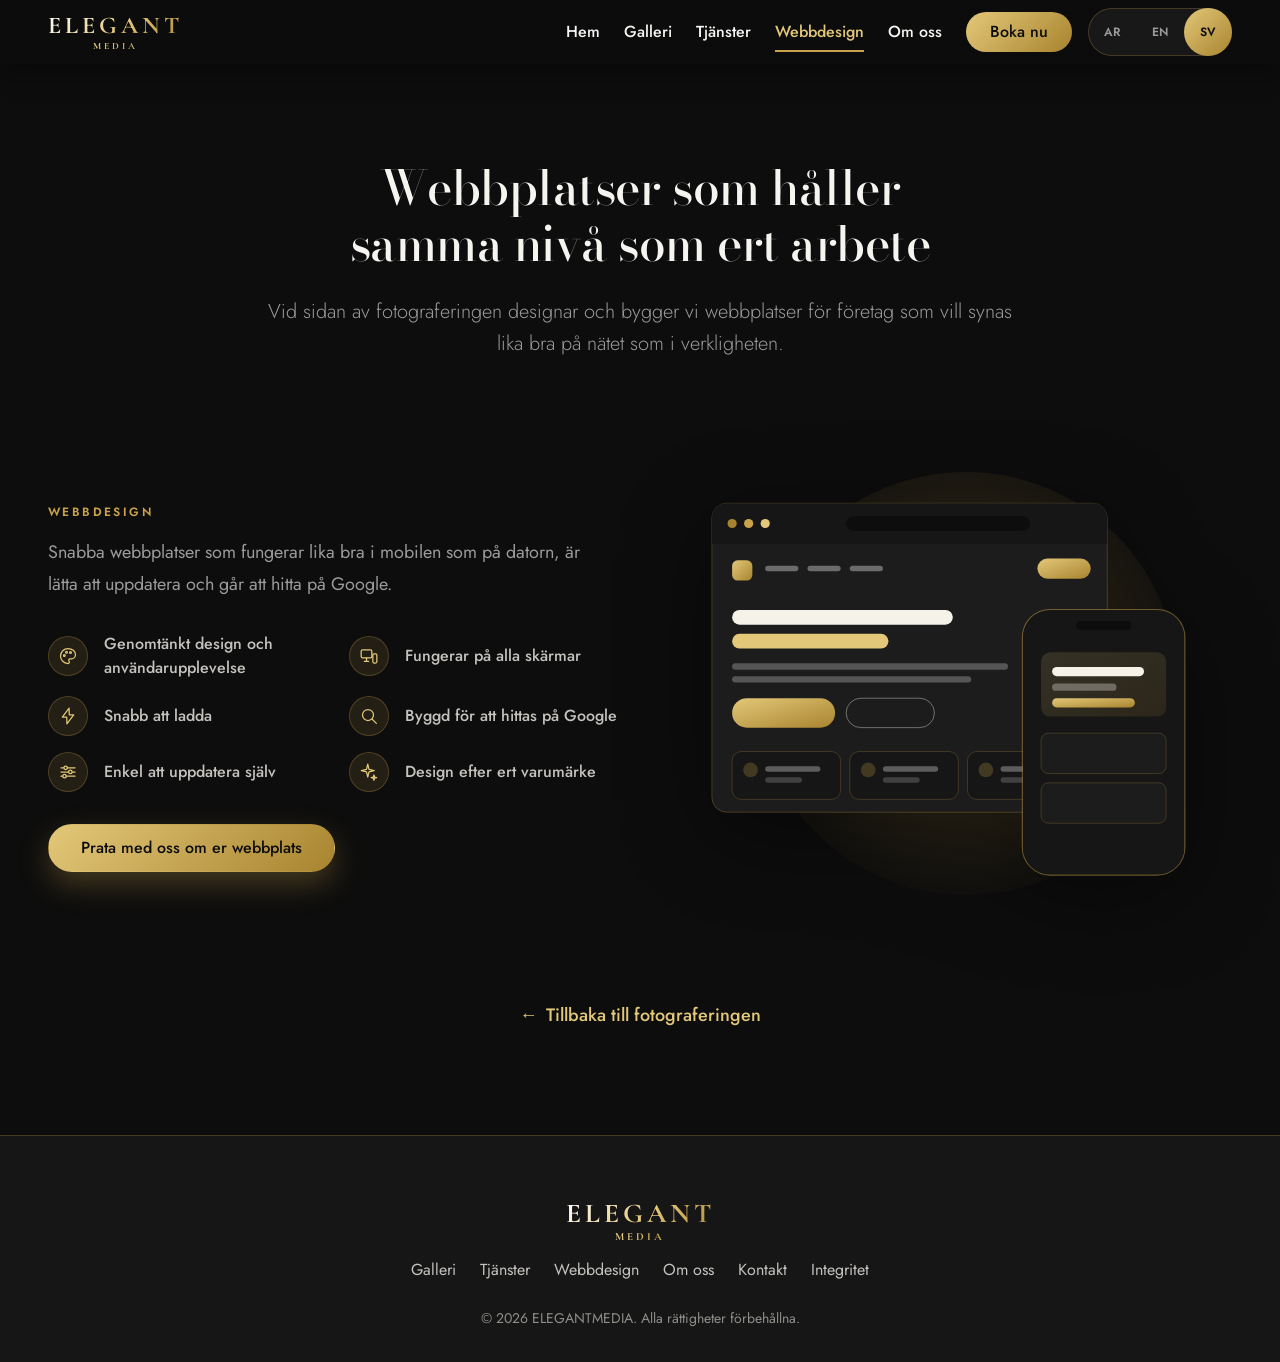
<file: webbdesign.html>
<!DOCTYPE html>
<html lang="sv" dir="ltr">
<!--
  This Swedish page is also the TEMPLATE for the English (/en/) and Arabic
  (/ar/) versions. tools/build.py generates those - never edit them directly.

  Text comes from i18n.js: change wording there, not in this file, or the
  next build will overwrite it. Layout, images and structure are edited here.
  After editing, run:  python tools/build.py   (GitHub also runs it on push).
-->
<head>
  <meta charset="UTF-8" />
  <meta name="viewport" content="width=device-width, initial-scale=1.0" />
  <meta name="theme-color" content="#0d0d0d" />

  <meta name="author" content="ELEGANTMEDIA" />
  <meta name="robots" content="index, follow" />

  <!-- build:head -->
  <!-- Generated by tools/build.py: edit the wording in i18n.js (meta_* keys). -->
  <title>Webbdesign i Stockholm | ELEGANTMEDIA</title>
  <meta name="description" content="Vi designar och bygger snabba webbplatser som fungerar lika bra i mobilen som på datorn – anpassade efter ert varumärke och lätta att hitta på Google." />
  <link rel="canonical" href="https://elegantmedia.se/webbdesign.html" />
  <link rel="alternate" hreflang="sv" href="https://elegantmedia.se/webbdesign.html" />
  <link rel="alternate" hreflang="en" href="https://elegantmedia.se/en/webbdesign.html" />
  <link rel="alternate" hreflang="ar" href="https://elegantmedia.se/ar/webbdesign.html" />
  <link rel="alternate" hreflang="x-default" href="https://elegantmedia.se/webbdesign.html" />

  <meta property="og:type" content="website" />
  <meta property="og:site_name" content="ELEGANTMEDIA" />
  <meta property="og:locale" content="sv_SE" />
  <meta property="og:locale:alternate" content="en_GB" />
  <meta property="og:locale:alternate" content="ar_AR" />
  <meta property="og:title" content="Webbdesign i Stockholm | ELEGANTMEDIA" />
  <meta property="og:description" content="Vi designar och bygger snabba webbplatser som fungerar lika bra i mobilen som på datorn – anpassade efter ert varumärke och lätta att hitta på Google." />
  <meta property="og:url" content="https://elegantmedia.se/webbdesign.html" />
  <meta property="og:image" content="https://elegantmedia.se/assets/og.jpg" />
  <meta property="og:image:width" content="1200" />
  <meta property="og:image:height" content="630" />
  <meta property="og:image:alt" content="ELEGANTMEDIA – fotografi och film för bröllop och fest i Stockholm" />
  <meta name="twitter:card" content="summary_large_image" />

  <!-- The fonts a visitor sees first, fetched straight away (all fonts: fonts/). -->
  <link rel="preload" href="fonts/bodoni-moda-latin.woff2" as="font" type="font/woff2" crossorigin />
  <link rel="preload" href="fonts/jost-latin.woff2" as="font" type="font/woff2" crossorigin />
  <link rel="preload" href="fonts/cormorant-garamond-logo.woff2" as="font" type="font/woff2" crossorigin />
  <!-- /build:head -->

  <!-- Icons -->
  <link rel="icon" href="favicon.svg" type="image/svg+xml" />
  <link rel="icon" href="favicon.ico" sizes="16x16 32x32 48x48" />
  <link rel="apple-touch-icon" href="apple-touch-icon.png" />

  <link rel="stylesheet" href="styles.css?v=4835d62941" />

  <script src="i18n.js?v=334767f13e" defer></script>
  <script src="script.js?v=e0dc8f69ac" defer></script>
</head>
<body>

  <svg class="icon-sprite" aria-hidden="true" focusable="false">
    <defs>
      <symbol id="i-palette" viewBox="0 0 24 24">
        <path d="M12 3a9 9 0 0 0 0 18c.9 0 1.7-.7 1.7-1.7 0-.4-.2-.8-.5-1.1a1.7 1.7 0 0 1 1.2-2.8h1.7a4.9 4.9 0 0 0 4.9-4.9C21 6.4 17 3 12 3z"/>
        <circle cx="7.6" cy="11.4" r="1.05"/>
        <circle cx="10.2" cy="7.4" r="1.05"/>
        <circle cx="15" cy="7.8" r="1.05"/>
      </symbol>
      <symbol id="i-devices" viewBox="0 0 24 24">
        <rect x="2.6" y="4.6" width="12.8" height="9.6" rx="1.6"/>
        <path d="M9 14.2 V18.4"/><path d="M6.4 18.4 H11.6"/>
        <rect x="16.6" y="9.4" width="4.8" height="11" rx="1.4"/>
      </symbol>
      <symbol id="i-bolt" viewBox="0 0 24 24">
        <path d="M13.3 2.6 L5.2 13.4h5.3L10.7 21.4 18.8 10.6h-5.3z"/>
      </symbol>
      <symbol id="i-search" viewBox="0 0 24 24">
        <circle cx="10.8" cy="10.8" r="6.6"/>
        <path d="M15.6 15.6 L20.8 20.8"/>
      </symbol>
      <symbol id="i-sliders" viewBox="0 0 24 24">
        <path d="M3.6 7h3.2"/><circle cx="9.2" cy="7" r="2.1"/><path d="M11.3 7h9.1"/>
        <path d="M3.6 12h9.1"/><circle cx="14.8" cy="12" r="2.1"/><path d="M16.9 12h3.5"/>
        <path d="M3.6 17h2.1"/><circle cx="7.8" cy="17" r="2.1"/><path d="M9.9 17h10.5"/>
      </symbol>
      <symbol id="i-sparkle" viewBox="0 0 24 24">
        <path d="M10.5 2.6 L12 8.8 L18.2 10.3 L12 11.8 L10.5 18 L9 11.8 L2.8 10.3 L9 8.8 Z"/>
        <path d="M17.9 15.4 L18.6 18 L21.2 18.7 L18.6 19.4 L17.9 22 L17.2 19.4 L14.6 18.7 L17.2 18Z"/>
      </symbol>
    </defs>
  </svg>

  <a href="#main" class="skip-link" data-i18n="a11y_skip">Hoppa till innehåll</a>

  <!-- ===== Header / Navbar =====
       Same markup as index.html, except the links point back at the home page
       rather than at anchors on this one. -->
  <header class="navbar scrolled navbar--static" id="navbar">
    <div class="container nav-inner">
      <a href="index.html" class="logo">
        <span class="logo-text">ELEGANT<span class="logo-suffix">MEDIA</span></span>
      </a>

      <nav class="nav-links" id="navLinks">
        <a href="index.html" data-i18n="nav_home">Hem</a>
        <a href="index.html#gallery" data-i18n="nav_gallery">Galleri</a>
        <a href="index.html#services" data-i18n="nav_services">Tjänster</a>
        <a href="webbdesign.html" aria-current="page" data-i18n="nav_webdesign">Webbdesign</a>
        <a href="index.html#about" data-i18n="nav_about">Om oss</a>
        <a href="index.html#contact" class="nav-cta" data-i18n="nav_book">Boka nu</a>
      </nav>

      <div class="nav-actions">
        <!-- build:lang-switch -->
        <div class="lang-switch" id="langSwitch" role="group" data-i18n-aria="a11y_lang" aria-label="Välj språk">
          <a class="lang-btn" href="ar/webbdesign.html" hreflang="ar" lang="ar">AR</a>
          <a class="lang-btn" href="en/webbdesign.html" hreflang="en" lang="en">EN</a>
          <a class="lang-btn active" href="webbdesign.html" hreflang="sv" lang="sv" aria-current="page">SV</a>
        </div>
        <!-- /build:lang-switch -->
        <button class="nav-toggle" id="navToggle" type="button"
                aria-expanded="false" aria-controls="navLinks"
                data-i18n-aria="a11y_menu" aria-label="Meny">
          <span></span><span></span><span></span>
        </button>
      </div>
    </div>
  </header>

  <main id="main">

    <!-- ===== Page head ===== -->
    <div class="page-head">
      <div class="container">
        <h1 class="page-title" data-i18n="webdesign_title">Webbplatser som håller samma nivå som ert arbete</h1>
        <p class="page-lead" data-i18n="wd_intro">Vid sidan av fotograferingen designar och bygger vi webbplatser för företag som vill synas lika bra på nätet som i verkligheten.</p>
      </div>
    </div>

    <section class="section webdesign-section" id="webdesign">
      <div class="container webdesign-inner">
        <div class="webdesign-text reveal">
          <!-- The page's <h1> above already carries webdesign_title, so the
               section does not repeat it. -->
          <span class="section-tag" data-i18n="webdesign_tag">Webbdesign</span>
          <p data-i18n="webdesign_desc">Snabba webbplatser som fungerar lika bra i mobilen som på datorn, är lätta att uppdatera och går att hitta på Google.</p>

          <ul class="webdesign-features">
            <li class="reveal"><span class="wf-icon"><svg class="icon" aria-hidden="true"><use href="#i-palette"/></svg></span><span data-i18n="wf1">Genomtänkt design och användarupplevelse</span></li>
            <li class="reveal"><span class="wf-icon"><svg class="icon" aria-hidden="true"><use href="#i-devices"/></svg></span><span data-i18n="wf2">Fungerar på alla skärmar</span></li>
            <li class="reveal"><span class="wf-icon"><svg class="icon" aria-hidden="true"><use href="#i-bolt"/></svg></span><span data-i18n="wf3">Snabb att ladda</span></li>
            <li class="reveal"><span class="wf-icon"><svg class="icon" aria-hidden="true"><use href="#i-search"/></svg></span><span data-i18n="wf4">Byggd för att hittas på Google</span></li>
            <li class="reveal"><span class="wf-icon"><svg class="icon" aria-hidden="true"><use href="#i-sliders"/></svg></span><span data-i18n="wf5">Enkel att uppdatera själv</span></li>
            <li class="reveal"><span class="wf-icon"><svg class="icon" aria-hidden="true"><use href="#i-sparkle"/></svg></span><span data-i18n="wf6">Design efter ert varumärke</span></li>
          </ul>

          <div class="webdesign-actions hero-actions">
            <a href="https://wa.me/46735617258" class="btn btn-gold" target="_blank" rel="noopener" data-i18n="webdesign_cta">Prata med oss om er webbplats</a>
          </div>
        </div>

        <div class="webdesign-media reveal">
          <svg class="wd-mockup" viewBox="0 0 580 460" xmlns="http://www.w3.org/2000/svg" role="img" aria-label="Website design mockup">
            <defs>
              <linearGradient id="wdGold" x1="0" y1="0" x2="1" y2="1">
                <stop offset="0%" stop-color="var(--gold-light)"/>
                <stop offset="100%" stop-color="var(--gold-deep)"/>
              </linearGradient>
              <radialGradient id="wdGlow" cx="50%" cy="45%" r="60%">
                <stop offset="0%" stop-color="var(--gold)" stop-opacity="0.28"/>
                <stop offset="100%" stop-color="var(--gold)" stop-opacity="0"/>
              </radialGradient>
              <clipPath id="wdWinClip"><rect x="14" y="34" width="430" height="336" rx="16"/></clipPath>
              <clipPath id="wdPhoneClip"><rect x="352" y="150" width="176" height="288" rx="30"/></clipPath>
            </defs>

            <circle cx="290" cy="230" r="230" fill="url(#wdGlow)"/>

            <rect x="14" y="34" width="430" height="336" rx="16" fill="#1c1c1c" stroke="var(--gold)" stroke-opacity="0.3"/>
            <g clip-path="url(#wdWinClip)">
              <rect x="14" y="34" width="430" height="44" fill="#161616"/>
              <circle cx="36" cy="56" r="5" fill="var(--gold-deep)"/>
              <circle cx="54" cy="56" r="5" fill="var(--gold)"/>
              <circle cx="72" cy="56" r="5" fill="var(--gold-light)"/>
              <rect x="160" y="48" width="200" height="16" rx="8" fill="#0d0d0d"/>
            </g>

            <rect x="36" y="96" width="22" height="22" rx="6" fill="url(#wdGold)"/>
            <rect x="72" y="102" width="36" height="6" rx="3" fill="#ffffff" fill-opacity=".35"/>
            <rect x="118" y="102" width="36" height="6" rx="3" fill="#ffffff" fill-opacity=".35"/>
            <rect x="164" y="102" width="36" height="6" rx="3" fill="#ffffff" fill-opacity=".35"/>
            <rect x="368" y="94" width="58" height="22" rx="11" fill="url(#wdGold)"/>

            <rect x="36" y="150" width="240" height="16" rx="8" fill="#f5f2ea"/>
            <rect x="36" y="176" width="170" height="16" rx="8" fill="var(--gold-light)"/>

            <rect x="36" y="208" width="300" height="7" rx="3.5" fill="#ffffff" fill-opacity=".25"/>
            <rect x="36" y="222" width="260" height="7" rx="3.5" fill="#ffffff" fill-opacity=".25"/>

            <rect x="36" y="246" width="112" height="32" rx="16" fill="url(#wdGold)"/>
            <rect x="160" y="246" width="96" height="32" rx="16" fill="none" stroke="#ffffff" stroke-opacity=".4"/>

            <g>
              <rect x="36" y="304" width="118" height="52" rx="10" fill="#161616" stroke="rgba(201,162,75,.25)"/>
              <circle cx="56" cy="324" r="8" fill="var(--gold)" fill-opacity=".25"/>
              <rect x="72" y="320" width="60" height="6" rx="3" fill="#ffffff" fill-opacity=".3"/>
              <rect x="72" y="332" width="40" height="6" rx="3" fill="#ffffff" fill-opacity=".18"/>

              <rect x="164" y="304" width="118" height="52" rx="10" fill="#161616" stroke="rgba(201,162,75,.25)"/>
              <circle cx="184" cy="324" r="8" fill="var(--gold)" fill-opacity=".25"/>
              <rect x="200" y="320" width="60" height="6" rx="3" fill="#ffffff" fill-opacity=".3"/>
              <rect x="200" y="332" width="40" height="6" rx="3" fill="#ffffff" fill-opacity=".18"/>

              <rect x="292" y="304" width="118" height="52" rx="10" fill="#161616" stroke="rgba(201,162,75,.25)"/>
              <circle cx="312" cy="324" r="8" fill="var(--gold)" fill-opacity=".25"/>
              <rect x="328" y="320" width="60" height="6" rx="3" fill="#ffffff" fill-opacity=".3"/>
              <rect x="328" y="332" width="40" height="6" rx="3" fill="#ffffff" fill-opacity=".18"/>
            </g>

            <g class="wd-phone">
              <rect x="352" y="150" width="176" height="288" rx="30" fill="#141414" stroke="var(--gold)" stroke-opacity=".5" stroke-width="2"/>
              <g clip-path="url(#wdPhoneClip)">
                <rect x="352" y="150" width="176" height="288" fill="#161616"/>
                <rect x="410" y="162" width="60" height="10" rx="5" fill="#0d0d0d"/>
                <rect x="372" y="196" width="136" height="70" rx="10" fill="url(#wdGold)" fill-opacity=".15"/>
                <rect x="384" y="212" width="100" height="10" rx="5" fill="#f5f2ea"/>
                <rect x="384" y="230" width="70" height="8" rx="4" fill="#ffffff" fill-opacity=".3"/>
                <rect x="384" y="246" width="90" height="10" rx="5" fill="url(#wdGold)"/>
                <rect x="372" y="284" width="136" height="44" rx="8" fill="#1c1c1c" stroke="rgba(201,162,75,.25)"/>
                <rect x="372" y="338" width="136" height="44" rx="8" fill="#1c1c1c" stroke="rgba(201,162,75,.25)"/>
              </g>
            </g>
          </svg>
        </div>
      </div>
    </section>


    <!-- ===== Back to the photography site ===== -->
    <div class="container wd-back-wrap">
      <a href="index.html" class="wd-back" data-i18n="wd_back">Tillbaka till fotograferingen</a>
    </div>

  </main>

  <!-- ===== Footer ===== -->
  <footer class="footer">
    <div class="container footer-inner">
      <a href="index.html" class="logo footer-logo">
        <span class="logo-text">ELEGANT<span class="logo-suffix">MEDIA</span></span>
      </a>
      <nav class="footer-links">
        <a href="index.html#gallery" data-i18n="footer_gallery">Galleri</a>
        <a href="index.html#services" data-i18n="footer_services">Tjänster</a>
        <a href="webbdesign.html" data-i18n="nav_webdesign">Webbdesign</a>
        <a href="index.html#about" data-i18n="footer_about">Om oss</a>
        <a href="index.html#contact" data-i18n="footer_contact">Kontakt</a>
        <a href="integritet.html" data-i18n="footer_privacy">Integritet</a>
      </nav>
      <p class="copyright"><span dir="ltr">© <span id="year">2026</span> ELEGANTMEDIA.</span> <span data-i18n="footer_rights">Alla rättigheter förbehållna.</span></p>
    </div>
  </footer>

</body>
</html>
</file>
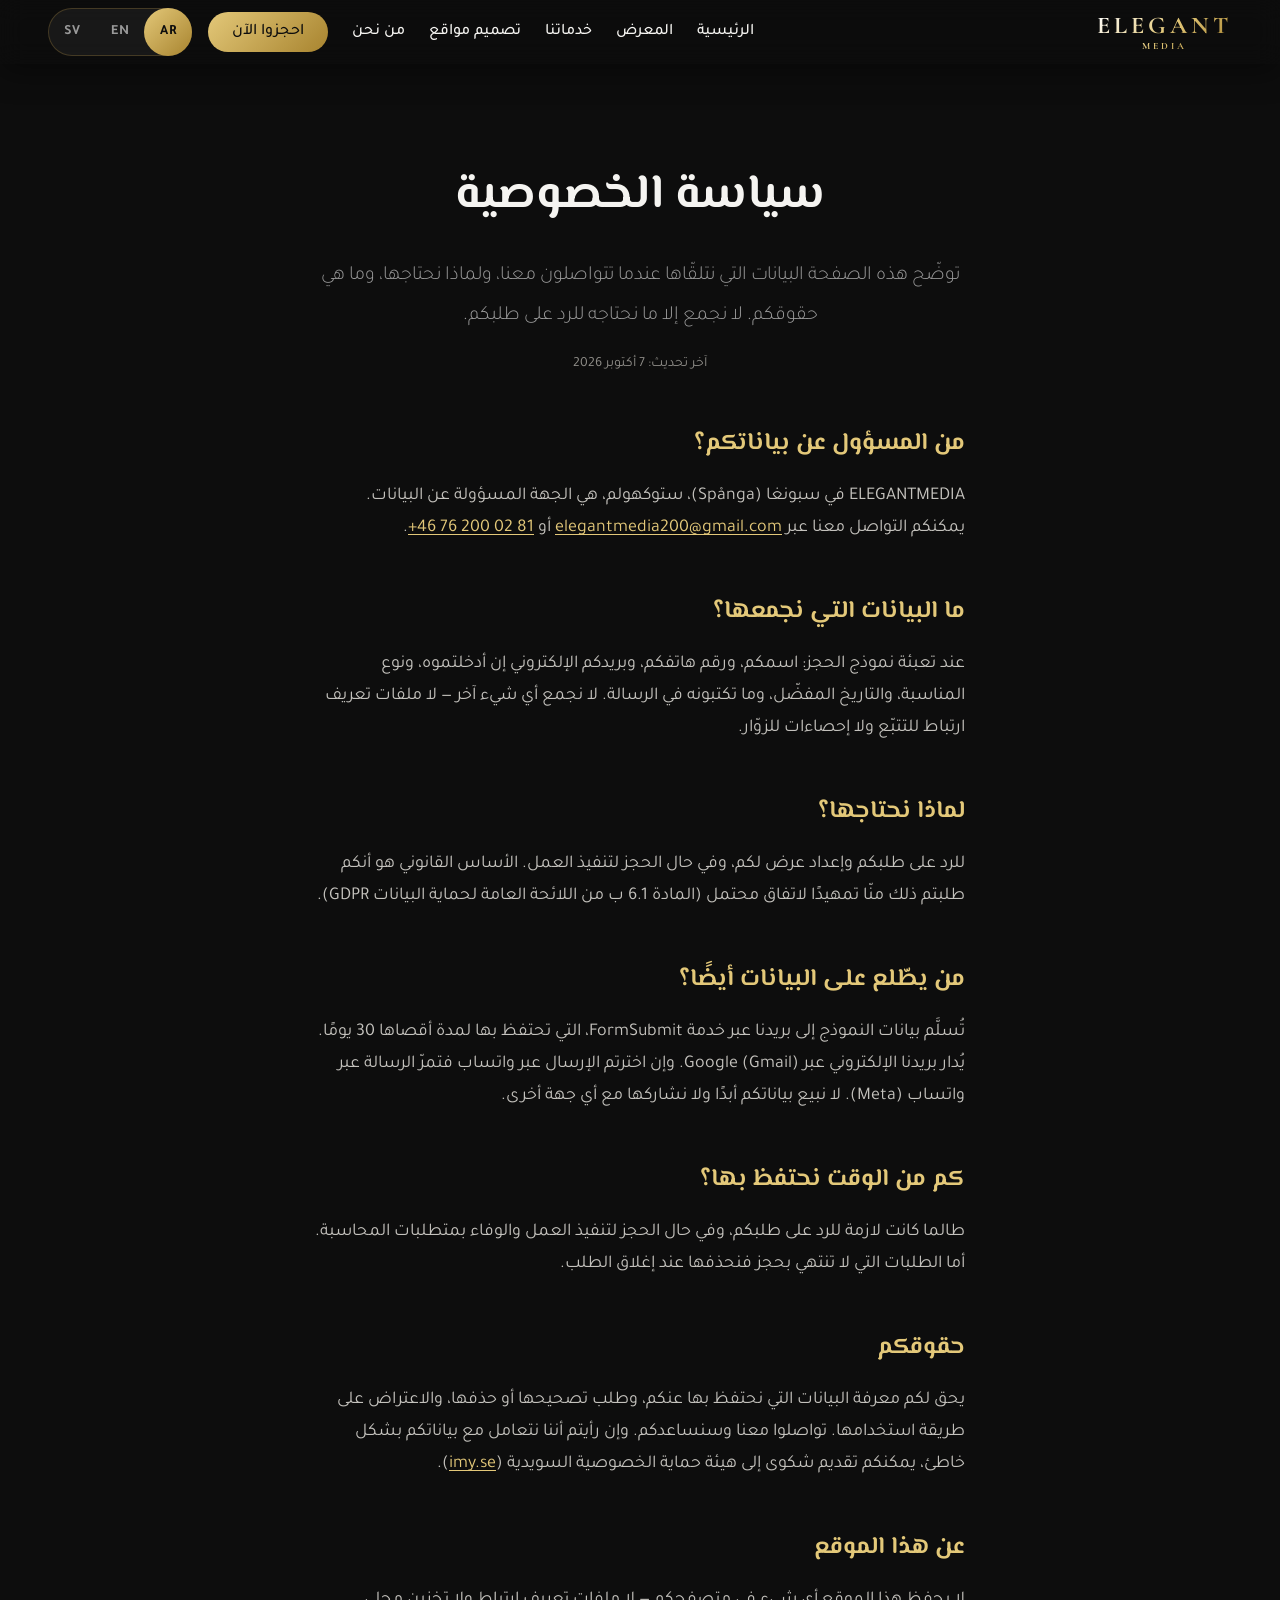
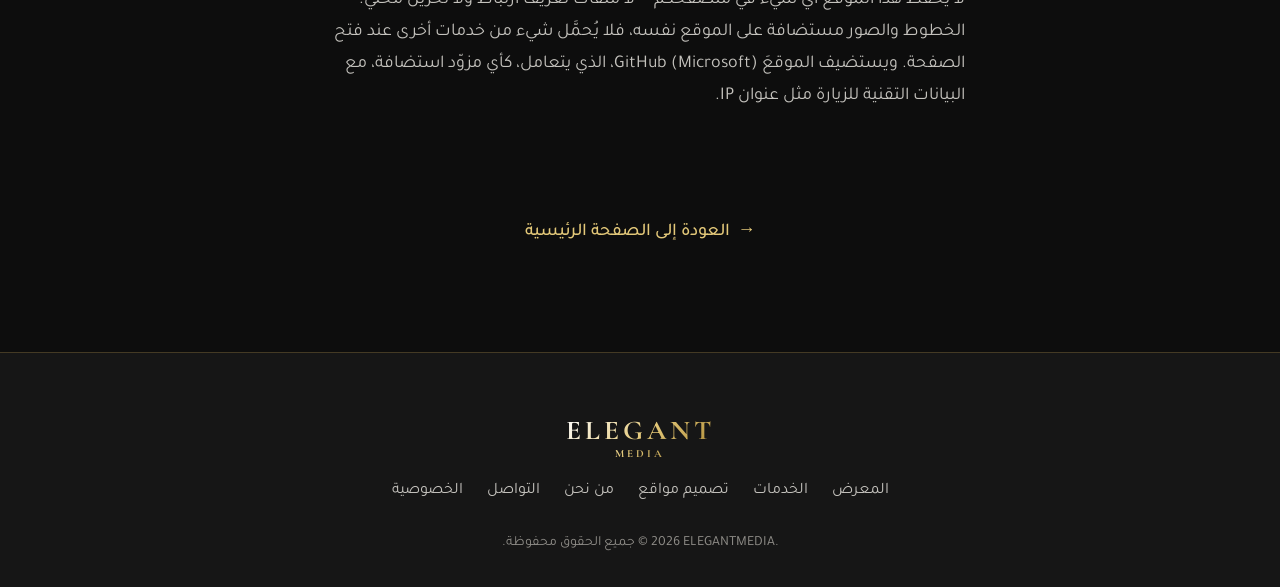
<file: ar/integritet.html>
<!DOCTYPE html>
<html lang="ar" dir="rtl" data-root="../">
<!--
  GENERATED by tools/build.py from ../integritet.html and ../i18n.js - do not edit.
  Any change made here is overwritten by the next build.
-->
<head>
  <meta charset="UTF-8" />
  <meta name="viewport" content="width=device-width, initial-scale=1.0" />
  <meta name="theme-color" content="#0d0d0d" />

  <meta name="author" content="ELEGANTMEDIA" />
  <meta name="robots" content="index, follow" />

  <!-- build:head -->
  <!-- Generated by tools/build.py: edit the wording in i18n.js (meta_* keys). -->
  <title>سياسة الخصوصية | ELEGANTMEDIA</title>
  <meta name="description" content="كيف تتعامل ELEGANTMEDIA مع البيانات التي ترسلونها عبر نموذج الحجز: ما نجمعه، ولماذا، ومن يطّلع عليه، ومدة الاحتفاظ به، وحقوقكم." />
  <link rel="canonical" href="https://elegantmedia.se/ar/integritet.html" />
  <link rel="alternate" hreflang="sv" href="https://elegantmedia.se/integritet.html" />
  <link rel="alternate" hreflang="en" href="https://elegantmedia.se/en/integritet.html" />
  <link rel="alternate" hreflang="ar" href="https://elegantmedia.se/ar/integritet.html" />
  <link rel="alternate" hreflang="x-default" href="https://elegantmedia.se/integritet.html" />

  <meta property="og:type" content="website" />
  <meta property="og:site_name" content="ELEGANTMEDIA" />
  <meta property="og:locale" content="ar_AR" />
  <meta property="og:locale:alternate" content="sv_SE" />
  <meta property="og:locale:alternate" content="en_GB" />
  <meta property="og:title" content="سياسة الخصوصية | ELEGANTMEDIA" />
  <meta property="og:description" content="كيف تتعامل ELEGANTMEDIA مع البيانات التي ترسلونها عبر نموذج الحجز: ما نجمعه، ولماذا، ومن يطّلع عليه، ومدة الاحتفاظ به، وحقوقكم." />
  <meta property="og:url" content="https://elegantmedia.se/ar/integritet.html" />
  <meta property="og:image" content="https://elegantmedia.se/assets/og.jpg" />
  <meta property="og:image:width" content="1200" />
  <meta property="og:image:height" content="630" />
  <meta property="og:image:alt" content="ELEGANTMEDIA – تصوير فوتوغرافي وفيديو للأعراس والمناسبات في ستوكهولم" />
  <meta name="twitter:card" content="summary_large_image" />

  <!-- The fonts a visitor sees first, fetched straight away (all fonts: fonts/). -->
  <link rel="preload" href="../fonts/el-messiri-arabic.woff2" as="font" type="font/woff2" crossorigin />
  <link rel="preload" href="../fonts/tajawal-400-arabic.woff2" as="font" type="font/woff2" crossorigin />
  <link rel="preload" href="../fonts/cormorant-garamond-logo.woff2" as="font" type="font/woff2" crossorigin />
  <!-- /build:head -->

  <!-- Icons -->
  <link rel="icon" href="../favicon.svg" type="image/svg+xml" />
  <link rel="icon" href="../favicon.ico" sizes="16x16 32x32 48x48" />
  <link rel="apple-touch-icon" href="../apple-touch-icon.png" />

  <link rel="stylesheet" href="../styles.css?v=4835d62941" />

  <script src="../i18n.js?v=334767f13e" defer></script>
  <script src="../script.js?v=e0dc8f69ac" defer></script>
</head>
<body>

  <a href="#main" class="skip-link" data-i18n="a11y_skip">الانتقال إلى المحتوى</a>

  <!-- ===== Header / Navbar =====
       Same markup as index.html, except the links point back at the home page
       rather than at anchors on this one. -->
  <header class="navbar scrolled navbar--static" id="navbar">
    <div class="container nav-inner">
      <a href="index.html" class="logo">
        <span class="logo-text">ELEGANT<span class="logo-suffix">MEDIA</span></span>
      </a>

      <nav class="nav-links" id="navLinks">
        <a href="index.html" data-i18n="nav_home">الرئيسية</a>
        <a href="index.html#gallery" data-i18n="nav_gallery">المعرض</a>
        <a href="index.html#services" data-i18n="nav_services">خدماتنا</a>
        <a href="webbdesign.html" data-i18n="nav_webdesign">تصميم مواقع</a>
        <a href="index.html#about" data-i18n="nav_about">من نحن</a>
        <a href="index.html#contact" class="nav-cta" data-i18n="nav_book">احجزوا الآن</a>
      </nav>

      <div class="nav-actions">
        <!-- build:lang-switch -->
        <div class="lang-switch" id="langSwitch" role="group" data-i18n-aria="a11y_lang" aria-label="اختيار اللغة">
          <a class="lang-btn active" href="integritet.html" hreflang="ar" lang="ar" aria-current="page">AR</a>
          <a class="lang-btn" href="../en/integritet.html" hreflang="en" lang="en">EN</a>
          <a class="lang-btn" href="../integritet.html" hreflang="sv" lang="sv">SV</a>
        </div>
        <!-- /build:lang-switch -->
        <button class="nav-toggle" id="navToggle" type="button"
                aria-expanded="false" aria-controls="navLinks"
                data-i18n-aria="a11y_menu" aria-label="القائمة">
          <span></span><span></span><span></span>
        </button>
      </div>
    </div>
  </header>

  <main id="main">

    <!-- ===== Page head ===== -->
    <div class="page-head">
      <div class="container">
        <h1 class="page-title" data-i18n="pp_title">سياسة الخصوصية</h1>
        <p class="page-lead" data-i18n="pp_intro">توضّح هذه الصفحة البيانات التي نتلقّاها عندما تتواصلون معنا، ولماذا نحتاجها، وما هي حقوقكم. لا نجمع إلا ما نحتاجه للرد على طلبكم.</p>
        <p class="pp-updated" data-i18n="pp_updated">آخر تحديث: 7 أكتوبر 2026</p>
      </div>
    </div>

    <!-- ===== Policy =====
         Plain-language notice for the booking form. The retention wording
         ("deleted once the matter is closed") is a commitment the owner has
         to keep - change it here and in i18n.js if the practice differs. -->
    <section class="section legal-section">
      <div class="container legal">
        <h2 data-i18n="pp_who_h">من المسؤول عن بياناتكم؟</h2>
        <p data-i18n="pp_who_p">ELEGANTMEDIA في سبونغا (Spånga)، ستوكهولم، هي الجهة المسؤولة عن البيانات. يمكنكم التواصل معنا عبر <a href="mailto:elegantmedia200@gmail.com" dir="ltr">elegantmedia200@gmail.com</a> أو <a href="tel:+46762000281" dir="ltr">+46 76 200 02 81</a>.</p>
        <h2 data-i18n="pp_what_h">ما البيانات التي نجمعها؟</h2>
        <p data-i18n="pp_what_p">عند تعبئة نموذج الحجز: اسمكم، ورقم هاتفكم، وبريدكم الإلكتروني إن أدخلتموه، ونوع المناسبة، والتاريخ المفضّل، وما تكتبونه في الرسالة. لا نجمع أي شيء آخر — لا ملفات تعريف ارتباط للتتبّع ولا إحصاءات للزوّار.</p>
        <h2 data-i18n="pp_why_h">لماذا نحتاجها؟</h2>
        <p data-i18n="pp_why_p">للرد على طلبكم وإعداد عرض لكم، وفي حال الحجز لتنفيذ العمل. الأساس القانوني هو أنكم طلبتم ذلك منّا تمهيدًا لاتفاق محتمل (المادة 6.1 ب من اللائحة العامة لحماية البيانات GDPR).</p>
        <h2 data-i18n="pp_share_h">من يطّلع على البيانات أيضًا؟</h2>
        <p data-i18n="pp_share_p">تُسلَّم بيانات النموذج إلى بريدنا عبر خدمة FormSubmit، التي تحتفظ بها لمدة أقصاها 30 يومًا. يُدار بريدنا الإلكتروني عبر Google (Gmail). وإن اخترتم الإرسال عبر واتساب فتمرّ الرسالة عبر واتساب (Meta). لا نبيع بياناتكم أبدًا ولا نشاركها مع أي جهة أخرى.</p>
        <h2 data-i18n="pp_keep_h">كم من الوقت نحتفظ بها؟</h2>
        <p data-i18n="pp_keep_p">طالما كانت لازمة للرد على طلبكم، وفي حال الحجز لتنفيذ العمل والوفاء بمتطلبات المحاسبة. أما الطلبات التي لا تنتهي بحجز فنحذفها عند إغلاق الطلب.</p>
        <h2 data-i18n="pp_rights_h">حقوقكم</h2>
        <p data-i18n="pp_rights_p">يحق لكم معرفة البيانات التي نحتفظ بها عنكم، وطلب تصحيحها أو حذفها، والاعتراض على طريقة استخدامها. تواصلوا معنا وسنساعدكم. وإن رأيتم أننا نتعامل مع بياناتكم بشكل خاطئ، يمكنكم تقديم شكوى إلى هيئة حماية الخصوصية السويدية (<a href="https://www.imy.se" target="_blank" rel="noopener" dir="ltr">imy.se</a>).</p>
        <h2 data-i18n="pp_site_h">عن هذا الموقع</h2>
        <p data-i18n="pp_site_p">لا يحفظ هذا الموقع أي شيء في متصفحكم — لا ملفات تعريف ارتباط ولا تخزين محلي. الخطوط والصور مستضافة على الموقع نفسه، فلا يُحمَّل شيء من خدمات أخرى عند فتح الصفحة. ويستضيف الموقعَ GitHub (Microsoft)، الذي يتعامل، كأي مزوّد استضافة، مع البيانات التقنية للزيارة مثل عنوان IP.</p>
      </div>
    </section>

    <div class="container wd-back-wrap">
      <a href="index.html" class="wd-back" data-i18n="pp_back">العودة إلى الصفحة الرئيسية</a>
    </div>

  </main>

  <!-- ===== Footer ===== -->
  <footer class="footer">
    <div class="container footer-inner">
      <a href="index.html" class="logo footer-logo">
        <span class="logo-text">ELEGANT<span class="logo-suffix">MEDIA</span></span>
      </a>
      <nav class="footer-links">
        <a href="index.html#gallery" data-i18n="footer_gallery">المعرض</a>
        <a href="index.html#services" data-i18n="footer_services">الخدمات</a>
        <a href="webbdesign.html" data-i18n="nav_webdesign">تصميم مواقع</a>
        <a href="index.html#about" data-i18n="footer_about">من نحن</a>
        <a href="index.html#contact" data-i18n="footer_contact">التواصل</a>
        <a href="integritet.html" aria-current="page" data-i18n="footer_privacy">الخصوصية</a>
      </nav>
      <p class="copyright"><span dir="ltr">© <span id="year">2026</span> ELEGANTMEDIA.</span> <span data-i18n="footer_rights">جميع الحقوق محفوظة.</span></p>
    </div>
  </footer>

</body>
</html>
</file>
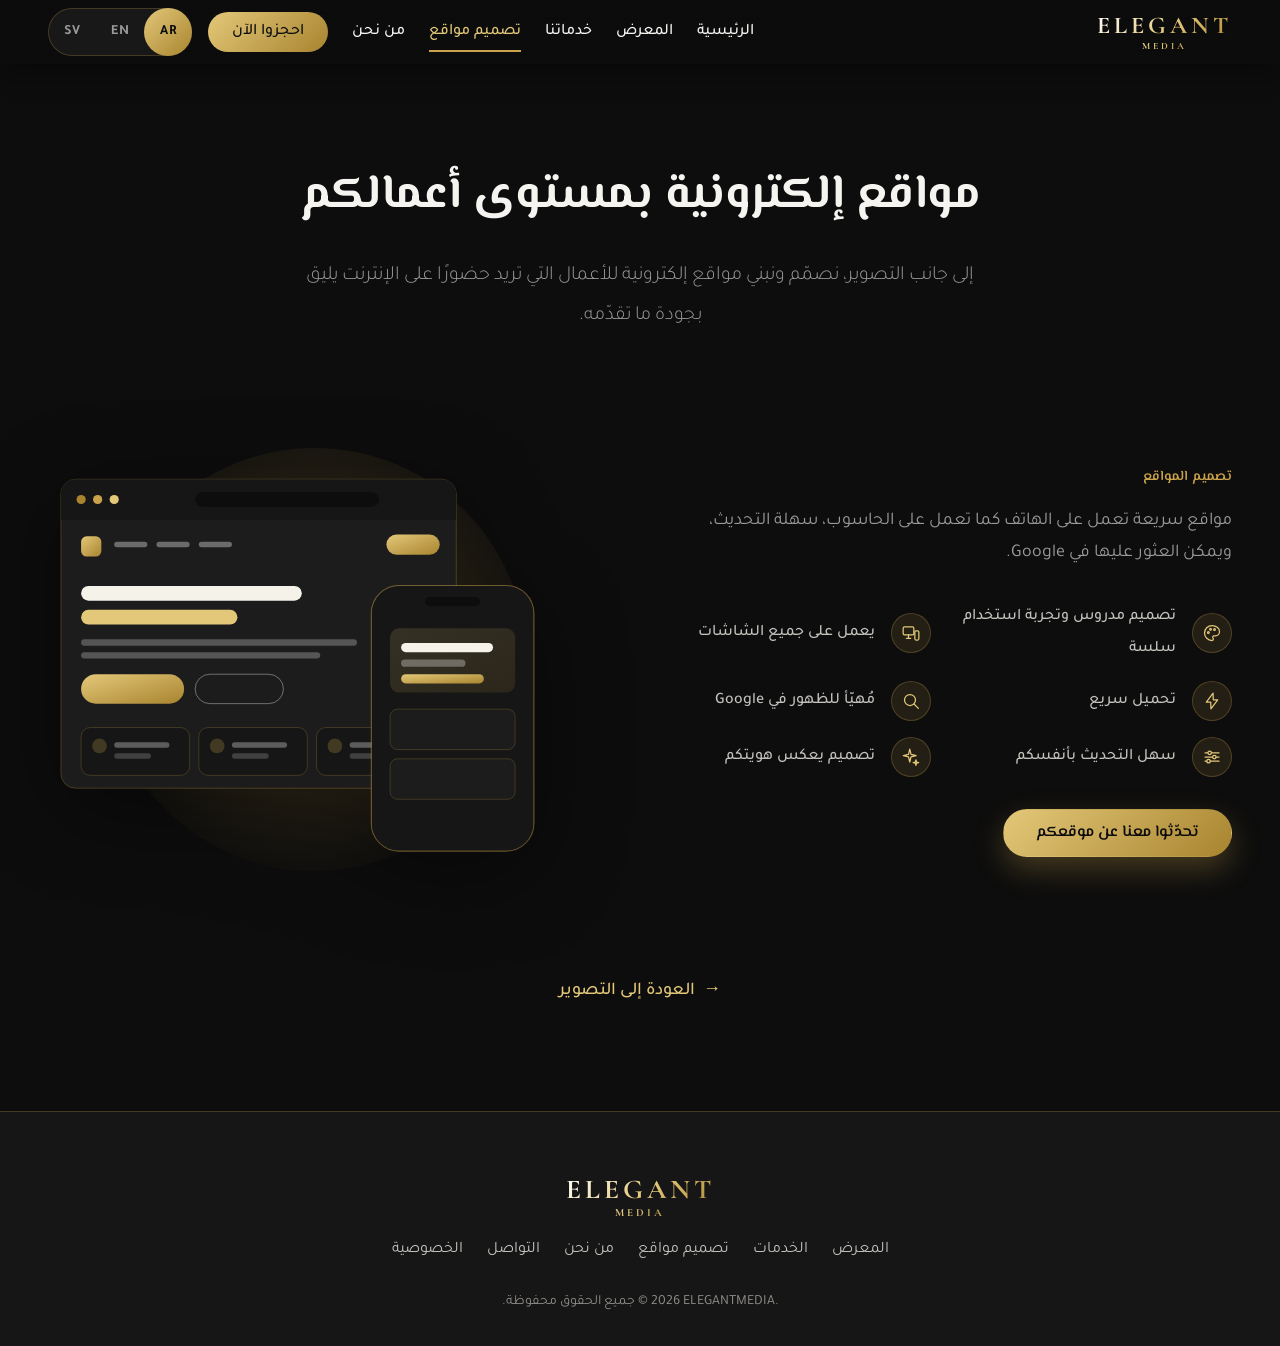
<file: ar/webbdesign.html>
<!DOCTYPE html>
<html lang="ar" dir="rtl" data-root="../">
<!--
  GENERATED by tools/build.py from ../webbdesign.html and ../i18n.js - do not edit.
  Any change made here is overwritten by the next build.
-->
<head>
  <meta charset="UTF-8" />
  <meta name="viewport" content="width=device-width, initial-scale=1.0" />
  <meta name="theme-color" content="#0d0d0d" />

  <meta name="author" content="ELEGANTMEDIA" />
  <meta name="robots" content="index, follow" />

  <!-- build:head -->
  <!-- Generated by tools/build.py: edit the wording in i18n.js (meta_* keys). -->
  <title>تصميم مواقع إلكترونية في ستوكهولم | ELEGANTMEDIA</title>
  <meta name="description" content="نصمّم ونبني مواقع سريعة تعمل على الهاتف كما تعمل على الحاسوب، مصمّمة حول علامتكم التجارية وسهلة الظهور في Google." />
  <link rel="canonical" href="https://elegantmedia.se/ar/webbdesign.html" />
  <link rel="alternate" hreflang="sv" href="https://elegantmedia.se/webbdesign.html" />
  <link rel="alternate" hreflang="en" href="https://elegantmedia.se/en/webbdesign.html" />
  <link rel="alternate" hreflang="ar" href="https://elegantmedia.se/ar/webbdesign.html" />
  <link rel="alternate" hreflang="x-default" href="https://elegantmedia.se/webbdesign.html" />

  <meta property="og:type" content="website" />
  <meta property="og:site_name" content="ELEGANTMEDIA" />
  <meta property="og:locale" content="ar_AR" />
  <meta property="og:locale:alternate" content="sv_SE" />
  <meta property="og:locale:alternate" content="en_GB" />
  <meta property="og:title" content="تصميم مواقع إلكترونية في ستوكهولم | ELEGANTMEDIA" />
  <meta property="og:description" content="نصمّم ونبني مواقع سريعة تعمل على الهاتف كما تعمل على الحاسوب، مصمّمة حول علامتكم التجارية وسهلة الظهور في Google." />
  <meta property="og:url" content="https://elegantmedia.se/ar/webbdesign.html" />
  <meta property="og:image" content="https://elegantmedia.se/assets/og.jpg" />
  <meta property="og:image:width" content="1200" />
  <meta property="og:image:height" content="630" />
  <meta property="og:image:alt" content="ELEGANTMEDIA – تصوير فوتوغرافي وفيديو للأعراس والمناسبات في ستوكهولم" />
  <meta name="twitter:card" content="summary_large_image" />

  <!-- The fonts a visitor sees first, fetched straight away (all fonts: fonts/). -->
  <link rel="preload" href="../fonts/el-messiri-arabic.woff2" as="font" type="font/woff2" crossorigin />
  <link rel="preload" href="../fonts/tajawal-400-arabic.woff2" as="font" type="font/woff2" crossorigin />
  <link rel="preload" href="../fonts/cormorant-garamond-logo.woff2" as="font" type="font/woff2" crossorigin />
  <!-- /build:head -->

  <!-- Icons -->
  <link rel="icon" href="../favicon.svg" type="image/svg+xml" />
  <link rel="icon" href="../favicon.ico" sizes="16x16 32x32 48x48" />
  <link rel="apple-touch-icon" href="../apple-touch-icon.png" />

  <link rel="stylesheet" href="../styles.css?v=4835d62941" />

  <script src="../i18n.js?v=334767f13e" defer></script>
  <script src="../script.js?v=e0dc8f69ac" defer></script>
</head>
<body>

  <svg class="icon-sprite" aria-hidden="true" focusable="false">
    <defs>
      <symbol id="i-palette" viewBox="0 0 24 24">
        <path d="M12 3a9 9 0 0 0 0 18c.9 0 1.7-.7 1.7-1.7 0-.4-.2-.8-.5-1.1a1.7 1.7 0 0 1 1.2-2.8h1.7a4.9 4.9 0 0 0 4.9-4.9C21 6.4 17 3 12 3z"/>
        <circle cx="7.6" cy="11.4" r="1.05"/>
        <circle cx="10.2" cy="7.4" r="1.05"/>
        <circle cx="15" cy="7.8" r="1.05"/>
      </symbol>
      <symbol id="i-devices" viewBox="0 0 24 24">
        <rect x="2.6" y="4.6" width="12.8" height="9.6" rx="1.6"/>
        <path d="M9 14.2 V18.4"/><path d="M6.4 18.4 H11.6"/>
        <rect x="16.6" y="9.4" width="4.8" height="11" rx="1.4"/>
      </symbol>
      <symbol id="i-bolt" viewBox="0 0 24 24">
        <path d="M13.3 2.6 L5.2 13.4h5.3L10.7 21.4 18.8 10.6h-5.3z"/>
      </symbol>
      <symbol id="i-search" viewBox="0 0 24 24">
        <circle cx="10.8" cy="10.8" r="6.6"/>
        <path d="M15.6 15.6 L20.8 20.8"/>
      </symbol>
      <symbol id="i-sliders" viewBox="0 0 24 24">
        <path d="M3.6 7h3.2"/><circle cx="9.2" cy="7" r="2.1"/><path d="M11.3 7h9.1"/>
        <path d="M3.6 12h9.1"/><circle cx="14.8" cy="12" r="2.1"/><path d="M16.9 12h3.5"/>
        <path d="M3.6 17h2.1"/><circle cx="7.8" cy="17" r="2.1"/><path d="M9.9 17h10.5"/>
      </symbol>
      <symbol id="i-sparkle" viewBox="0 0 24 24">
        <path d="M10.5 2.6 L12 8.8 L18.2 10.3 L12 11.8 L10.5 18 L9 11.8 L2.8 10.3 L9 8.8 Z"/>
        <path d="M17.9 15.4 L18.6 18 L21.2 18.7 L18.6 19.4 L17.9 22 L17.2 19.4 L14.6 18.7 L17.2 18Z"/>
      </symbol>
    </defs>
  </svg>

  <a href="#main" class="skip-link" data-i18n="a11y_skip">الانتقال إلى المحتوى</a>

  <!-- ===== Header / Navbar =====
       Same markup as index.html, except the links point back at the home page
       rather than at anchors on this one. -->
  <header class="navbar scrolled navbar--static" id="navbar">
    <div class="container nav-inner">
      <a href="index.html" class="logo">
        <span class="logo-text">ELEGANT<span class="logo-suffix">MEDIA</span></span>
      </a>

      <nav class="nav-links" id="navLinks">
        <a href="index.html" data-i18n="nav_home">الرئيسية</a>
        <a href="index.html#gallery" data-i18n="nav_gallery">المعرض</a>
        <a href="index.html#services" data-i18n="nav_services">خدماتنا</a>
        <a href="webbdesign.html" aria-current="page" data-i18n="nav_webdesign">تصميم مواقع</a>
        <a href="index.html#about" data-i18n="nav_about">من نحن</a>
        <a href="index.html#contact" class="nav-cta" data-i18n="nav_book">احجزوا الآن</a>
      </nav>

      <div class="nav-actions">
        <!-- build:lang-switch -->
        <div class="lang-switch" id="langSwitch" role="group" data-i18n-aria="a11y_lang" aria-label="اختيار اللغة">
          <a class="lang-btn active" href="webbdesign.html" hreflang="ar" lang="ar" aria-current="page">AR</a>
          <a class="lang-btn" href="../en/webbdesign.html" hreflang="en" lang="en">EN</a>
          <a class="lang-btn" href="../webbdesign.html" hreflang="sv" lang="sv">SV</a>
        </div>
        <!-- /build:lang-switch -->
        <button class="nav-toggle" id="navToggle" type="button"
                aria-expanded="false" aria-controls="navLinks"
                data-i18n-aria="a11y_menu" aria-label="القائمة">
          <span></span><span></span><span></span>
        </button>
      </div>
    </div>
  </header>

  <main id="main">

    <!-- ===== Page head ===== -->
    <div class="page-head">
      <div class="container">
        <h1 class="page-title" data-i18n="webdesign_title">مواقع إلكترونية بمستوى أعمالكم</h1>
        <p class="page-lead" data-i18n="wd_intro">إلى جانب التصوير، نصمّم ونبني مواقع إلكترونية للأعمال التي تريد حضورًا على الإنترنت يليق بجودة ما تقدّمه.</p>
      </div>
    </div>

    <section class="section webdesign-section" id="webdesign">
      <div class="container webdesign-inner">
        <div class="webdesign-text reveal">
          <!-- The page's <h1> above already carries webdesign_title, so the
               section does not repeat it. -->
          <span class="section-tag" data-i18n="webdesign_tag">تصميم المواقع</span>
          <p data-i18n="webdesign_desc">مواقع سريعة تعمل على الهاتف كما تعمل على الحاسوب، سهلة التحديث، ويمكن العثور عليها في Google.</p>

          <ul class="webdesign-features">
            <li class="reveal"><span class="wf-icon"><svg class="icon" aria-hidden="true"><use href="#i-palette"/></svg></span><span data-i18n="wf1">تصميم مدروس وتجربة استخدام سلسة</span></li>
            <li class="reveal"><span class="wf-icon"><svg class="icon" aria-hidden="true"><use href="#i-devices"/></svg></span><span data-i18n="wf2">يعمل على جميع الشاشات</span></li>
            <li class="reveal"><span class="wf-icon"><svg class="icon" aria-hidden="true"><use href="#i-bolt"/></svg></span><span data-i18n="wf3">تحميل سريع</span></li>
            <li class="reveal"><span class="wf-icon"><svg class="icon" aria-hidden="true"><use href="#i-search"/></svg></span><span data-i18n="wf4">مُهيّأ للظهور في Google</span></li>
            <li class="reveal"><span class="wf-icon"><svg class="icon" aria-hidden="true"><use href="#i-sliders"/></svg></span><span data-i18n="wf5">سهل التحديث بأنفسكم</span></li>
            <li class="reveal"><span class="wf-icon"><svg class="icon" aria-hidden="true"><use href="#i-sparkle"/></svg></span><span data-i18n="wf6">تصميم يعكس هويتكم</span></li>
          </ul>

          <div class="webdesign-actions hero-actions">
            <a href="https://wa.me/46735617258" class="btn btn-gold" target="_blank" rel="noopener" data-i18n="webdesign_cta">تحدّثوا معنا عن موقعكم</a>
          </div>
        </div>

        <div class="webdesign-media reveal">
          <svg class="wd-mockup" viewBox="0 0 580 460" xmlns="http://www.w3.org/2000/svg" role="img" aria-label="Website design mockup">
            <defs>
              <linearGradient id="wdGold" x1="0" y1="0" x2="1" y2="1">
                <stop offset="0%" stop-color="var(--gold-light)"/>
                <stop offset="100%" stop-color="var(--gold-deep)"/>
              </linearGradient>
              <radialGradient id="wdGlow" cx="50%" cy="45%" r="60%">
                <stop offset="0%" stop-color="var(--gold)" stop-opacity="0.28"/>
                <stop offset="100%" stop-color="var(--gold)" stop-opacity="0"/>
              </radialGradient>
              <clipPath id="wdWinClip"><rect x="14" y="34" width="430" height="336" rx="16"/></clipPath>
              <clipPath id="wdPhoneClip"><rect x="352" y="150" width="176" height="288" rx="30"/></clipPath>
            </defs>

            <circle cx="290" cy="230" r="230" fill="url(#wdGlow)"/>

            <rect x="14" y="34" width="430" height="336" rx="16" fill="#1c1c1c" stroke="var(--gold)" stroke-opacity="0.3"/>
            <g clip-path="url(#wdWinClip)">
              <rect x="14" y="34" width="430" height="44" fill="#161616"/>
              <circle cx="36" cy="56" r="5" fill="var(--gold-deep)"/>
              <circle cx="54" cy="56" r="5" fill="var(--gold)"/>
              <circle cx="72" cy="56" r="5" fill="var(--gold-light)"/>
              <rect x="160" y="48" width="200" height="16" rx="8" fill="#0d0d0d"/>
            </g>

            <rect x="36" y="96" width="22" height="22" rx="6" fill="url(#wdGold)"/>
            <rect x="72" y="102" width="36" height="6" rx="3" fill="#ffffff" fill-opacity=".35"/>
            <rect x="118" y="102" width="36" height="6" rx="3" fill="#ffffff" fill-opacity=".35"/>
            <rect x="164" y="102" width="36" height="6" rx="3" fill="#ffffff" fill-opacity=".35"/>
            <rect x="368" y="94" width="58" height="22" rx="11" fill="url(#wdGold)"/>

            <rect x="36" y="150" width="240" height="16" rx="8" fill="#f5f2ea"/>
            <rect x="36" y="176" width="170" height="16" rx="8" fill="var(--gold-light)"/>

            <rect x="36" y="208" width="300" height="7" rx="3.5" fill="#ffffff" fill-opacity=".25"/>
            <rect x="36" y="222" width="260" height="7" rx="3.5" fill="#ffffff" fill-opacity=".25"/>

            <rect x="36" y="246" width="112" height="32" rx="16" fill="url(#wdGold)"/>
            <rect x="160" y="246" width="96" height="32" rx="16" fill="none" stroke="#ffffff" stroke-opacity=".4"/>

            <g>
              <rect x="36" y="304" width="118" height="52" rx="10" fill="#161616" stroke="rgba(201,162,75,.25)"/>
              <circle cx="56" cy="324" r="8" fill="var(--gold)" fill-opacity=".25"/>
              <rect x="72" y="320" width="60" height="6" rx="3" fill="#ffffff" fill-opacity=".3"/>
              <rect x="72" y="332" width="40" height="6" rx="3" fill="#ffffff" fill-opacity=".18"/>

              <rect x="164" y="304" width="118" height="52" rx="10" fill="#161616" stroke="rgba(201,162,75,.25)"/>
              <circle cx="184" cy="324" r="8" fill="var(--gold)" fill-opacity=".25"/>
              <rect x="200" y="320" width="60" height="6" rx="3" fill="#ffffff" fill-opacity=".3"/>
              <rect x="200" y="332" width="40" height="6" rx="3" fill="#ffffff" fill-opacity=".18"/>

              <rect x="292" y="304" width="118" height="52" rx="10" fill="#161616" stroke="rgba(201,162,75,.25)"/>
              <circle cx="312" cy="324" r="8" fill="var(--gold)" fill-opacity=".25"/>
              <rect x="328" y="320" width="60" height="6" rx="3" fill="#ffffff" fill-opacity=".3"/>
              <rect x="328" y="332" width="40" height="6" rx="3" fill="#ffffff" fill-opacity=".18"/>
            </g>

            <g class="wd-phone">
              <rect x="352" y="150" width="176" height="288" rx="30" fill="#141414" stroke="var(--gold)" stroke-opacity=".5" stroke-width="2"/>
              <g clip-path="url(#wdPhoneClip)">
                <rect x="352" y="150" width="176" height="288" fill="#161616"/>
                <rect x="410" y="162" width="60" height="10" rx="5" fill="#0d0d0d"/>
                <rect x="372" y="196" width="136" height="70" rx="10" fill="url(#wdGold)" fill-opacity=".15"/>
                <rect x="384" y="212" width="100" height="10" rx="5" fill="#f5f2ea"/>
                <rect x="384" y="230" width="70" height="8" rx="4" fill="#ffffff" fill-opacity=".3"/>
                <rect x="384" y="246" width="90" height="10" rx="5" fill="url(#wdGold)"/>
                <rect x="372" y="284" width="136" height="44" rx="8" fill="#1c1c1c" stroke="rgba(201,162,75,.25)"/>
                <rect x="372" y="338" width="136" height="44" rx="8" fill="#1c1c1c" stroke="rgba(201,162,75,.25)"/>
              </g>
            </g>
          </svg>
        </div>
      </div>
    </section>


    <!-- ===== Back to the photography site ===== -->
    <div class="container wd-back-wrap">
      <a href="index.html" class="wd-back" data-i18n="wd_back">العودة إلى التصوير</a>
    </div>

  </main>

  <!-- ===== Footer ===== -->
  <footer class="footer">
    <div class="container footer-inner">
      <a href="index.html" class="logo footer-logo">
        <span class="logo-text">ELEGANT<span class="logo-suffix">MEDIA</span></span>
      </a>
      <nav class="footer-links">
        <a href="index.html#gallery" data-i18n="footer_gallery">المعرض</a>
        <a href="index.html#services" data-i18n="footer_services">الخدمات</a>
        <a href="webbdesign.html" data-i18n="nav_webdesign">تصميم مواقع</a>
        <a href="index.html#about" data-i18n="footer_about">من نحن</a>
        <a href="index.html#contact" data-i18n="footer_contact">التواصل</a>
        <a href="integritet.html" data-i18n="footer_privacy">الخصوصية</a>
      </nav>
      <p class="copyright"><span dir="ltr">© <span id="year">2026</span> ELEGANTMEDIA.</span> <span data-i18n="footer_rights">جميع الحقوق محفوظة.</span></p>
    </div>
  </footer>

</body>
</html>
</file>
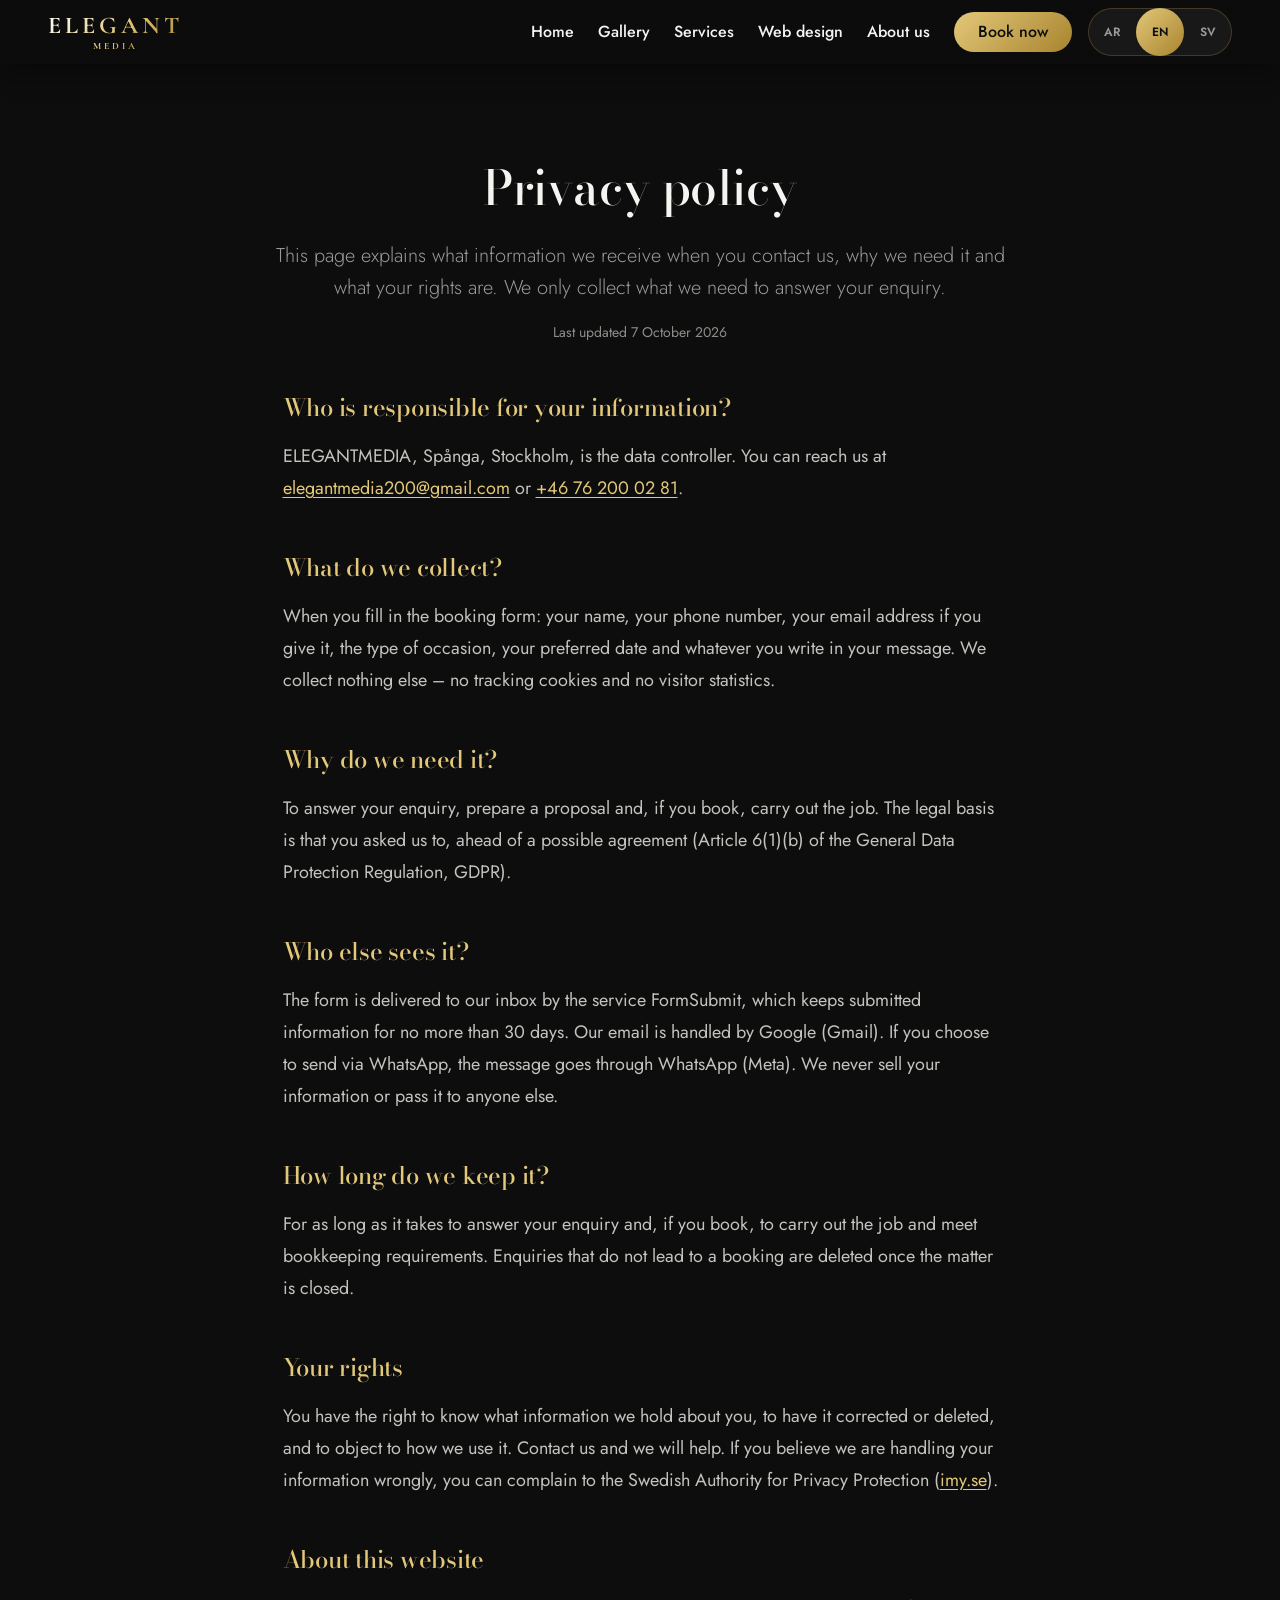
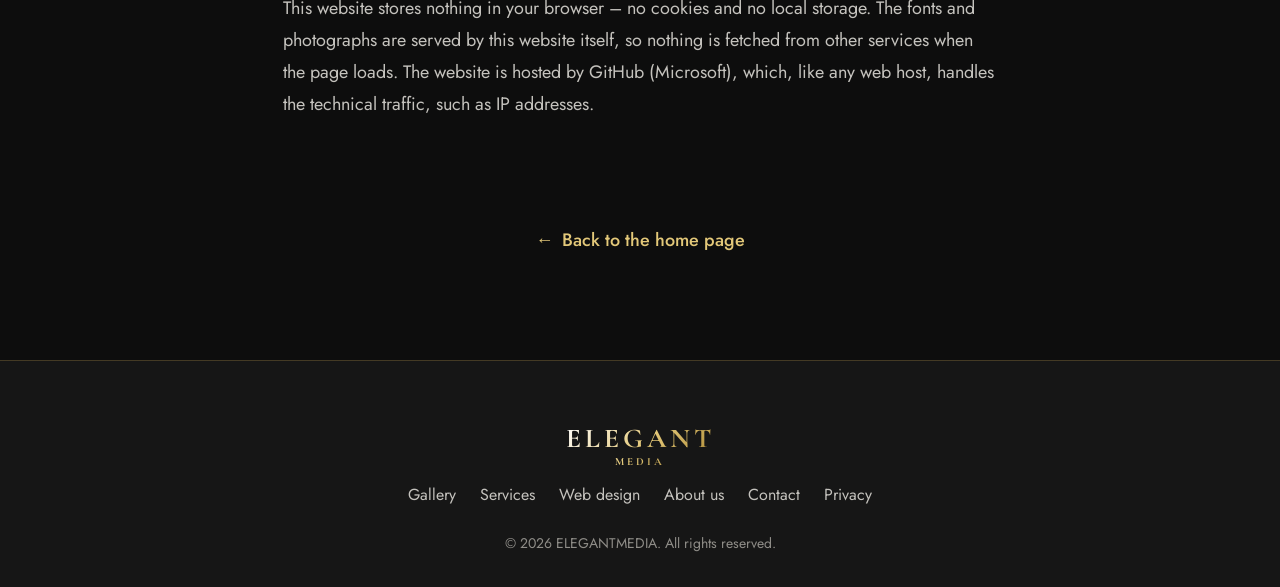
<file: en/integritet.html>
<!DOCTYPE html>
<html lang="en" dir="ltr" data-root="../">
<!--
  GENERATED by tools/build.py from ../integritet.html and ../i18n.js - do not edit.
  Any change made here is overwritten by the next build.
-->
<head>
  <meta charset="UTF-8" />
  <meta name="viewport" content="width=device-width, initial-scale=1.0" />
  <meta name="theme-color" content="#0d0d0d" />

  <meta name="author" content="ELEGANTMEDIA" />
  <meta name="robots" content="index, follow" />

  <!-- build:head -->
  <!-- Generated by tools/build.py: edit the wording in i18n.js (meta_* keys). -->
  <title>Privacy policy | ELEGANTMEDIA</title>
  <meta name="description" content="How ELEGANTMEDIA handles the details you send through the booking form: what we collect, why, who else sees them, how long we keep them and your rights." />
  <link rel="canonical" href="https://elegantmedia.se/en/integritet.html" />
  <link rel="alternate" hreflang="sv" href="https://elegantmedia.se/integritet.html" />
  <link rel="alternate" hreflang="en" href="https://elegantmedia.se/en/integritet.html" />
  <link rel="alternate" hreflang="ar" href="https://elegantmedia.se/ar/integritet.html" />
  <link rel="alternate" hreflang="x-default" href="https://elegantmedia.se/integritet.html" />

  <meta property="og:type" content="website" />
  <meta property="og:site_name" content="ELEGANTMEDIA" />
  <meta property="og:locale" content="en_GB" />
  <meta property="og:locale:alternate" content="sv_SE" />
  <meta property="og:locale:alternate" content="ar_AR" />
  <meta property="og:title" content="Privacy policy | ELEGANTMEDIA" />
  <meta property="og:description" content="How ELEGANTMEDIA handles the details you send through the booking form: what we collect, why, who else sees them, how long we keep them and your rights." />
  <meta property="og:url" content="https://elegantmedia.se/en/integritet.html" />
  <meta property="og:image" content="https://elegantmedia.se/assets/og.jpg" />
  <meta property="og:image:width" content="1200" />
  <meta property="og:image:height" content="630" />
  <meta property="og:image:alt" content="ELEGANTMEDIA – wedding and event photography and film in Stockholm" />
  <meta name="twitter:card" content="summary_large_image" />

  <!-- The fonts a visitor sees first, fetched straight away (all fonts: fonts/). -->
  <link rel="preload" href="../fonts/bodoni-moda-latin.woff2" as="font" type="font/woff2" crossorigin />
  <link rel="preload" href="../fonts/jost-latin.woff2" as="font" type="font/woff2" crossorigin />
  <link rel="preload" href="../fonts/cormorant-garamond-logo.woff2" as="font" type="font/woff2" crossorigin />
  <!-- /build:head -->

  <!-- Icons -->
  <link rel="icon" href="../favicon.svg" type="image/svg+xml" />
  <link rel="icon" href="../favicon.ico" sizes="16x16 32x32 48x48" />
  <link rel="apple-touch-icon" href="../apple-touch-icon.png" />

  <link rel="stylesheet" href="../styles.css?v=4835d62941" />

  <script src="../i18n.js?v=334767f13e" defer></script>
  <script src="../script.js?v=e0dc8f69ac" defer></script>
</head>
<body>

  <a href="#main" class="skip-link" data-i18n="a11y_skip">Skip to content</a>

  <!-- ===== Header / Navbar =====
       Same markup as index.html, except the links point back at the home page
       rather than at anchors on this one. -->
  <header class="navbar scrolled navbar--static" id="navbar">
    <div class="container nav-inner">
      <a href="index.html" class="logo">
        <span class="logo-text">ELEGANT<span class="logo-suffix">MEDIA</span></span>
      </a>

      <nav class="nav-links" id="navLinks">
        <a href="index.html" data-i18n="nav_home">Home</a>
        <a href="index.html#gallery" data-i18n="nav_gallery">Gallery</a>
        <a href="index.html#services" data-i18n="nav_services">Services</a>
        <a href="webbdesign.html" data-i18n="nav_webdesign">Web design</a>
        <a href="index.html#about" data-i18n="nav_about">About us</a>
        <a href="index.html#contact" class="nav-cta" data-i18n="nav_book">Book now</a>
      </nav>

      <div class="nav-actions">
        <!-- build:lang-switch -->
        <div class="lang-switch" id="langSwitch" role="group" data-i18n-aria="a11y_lang" aria-label="Select language">
          <a class="lang-btn" href="../ar/integritet.html" hreflang="ar" lang="ar">AR</a>
          <a class="lang-btn active" href="integritet.html" hreflang="en" lang="en" aria-current="page">EN</a>
          <a class="lang-btn" href="../integritet.html" hreflang="sv" lang="sv">SV</a>
        </div>
        <!-- /build:lang-switch -->
        <button class="nav-toggle" id="navToggle" type="button"
                aria-expanded="false" aria-controls="navLinks"
                data-i18n-aria="a11y_menu" aria-label="Menu">
          <span></span><span></span><span></span>
        </button>
      </div>
    </div>
  </header>

  <main id="main">

    <!-- ===== Page head ===== -->
    <div class="page-head">
      <div class="container">
        <h1 class="page-title" data-i18n="pp_title">Privacy policy</h1>
        <p class="page-lead" data-i18n="pp_intro">This page explains what information we receive when you contact us, why we need it and what your rights are. We only collect what we need to answer your enquiry.</p>
        <p class="pp-updated" data-i18n="pp_updated">Last updated 7 October 2026</p>
      </div>
    </div>

    <!-- ===== Policy =====
         Plain-language notice for the booking form. The retention wording
         ("deleted once the matter is closed") is a commitment the owner has
         to keep - change it here and in i18n.js if the practice differs. -->
    <section class="section legal-section">
      <div class="container legal">
        <h2 data-i18n="pp_who_h">Who is responsible for your information?</h2>
        <p data-i18n="pp_who_p">ELEGANTMEDIA, Spånga, Stockholm, is the data controller. You can reach us at <a href="mailto:elegantmedia200@gmail.com" dir="ltr">elegantmedia200@gmail.com</a> or <a href="tel:+46762000281" dir="ltr">+46 76 200 02 81</a>.</p>
        <h2 data-i18n="pp_what_h">What do we collect?</h2>
        <p data-i18n="pp_what_p">When you fill in the booking form: your name, your phone number, your email address if you give it, the type of occasion, your preferred date and whatever you write in your message. We collect nothing else – no tracking cookies and no visitor statistics.</p>
        <h2 data-i18n="pp_why_h">Why do we need it?</h2>
        <p data-i18n="pp_why_p">To answer your enquiry, prepare a proposal and, if you book, carry out the job. The legal basis is that you asked us to, ahead of a possible agreement (Article 6(1)(b) of the General Data Protection Regulation, GDPR).</p>
        <h2 data-i18n="pp_share_h">Who else sees it?</h2>
        <p data-i18n="pp_share_p">The form is delivered to our inbox by the service FormSubmit, which keeps submitted information for no more than 30 days. Our email is handled by Google (Gmail). If you choose to send via WhatsApp, the message goes through WhatsApp (Meta). We never sell your information or pass it to anyone else.</p>
        <h2 data-i18n="pp_keep_h">How long do we keep it?</h2>
        <p data-i18n="pp_keep_p">For as long as it takes to answer your enquiry and, if you book, to carry out the job and meet bookkeeping requirements. Enquiries that do not lead to a booking are deleted once the matter is closed.</p>
        <h2 data-i18n="pp_rights_h">Your rights</h2>
        <p data-i18n="pp_rights_p">You have the right to know what information we hold about you, to have it corrected or deleted, and to object to how we use it. Contact us and we will help. If you believe we are handling your information wrongly, you can complain to the Swedish Authority for Privacy Protection (<a href="https://www.imy.se" target="_blank" rel="noopener" dir="ltr">imy.se</a>).</p>
        <h2 data-i18n="pp_site_h">About this website</h2>
        <p data-i18n="pp_site_p">This website stores nothing in your browser – no cookies and no local storage. The fonts and photographs are served by this website itself, so nothing is fetched from other services when the page loads. The website is hosted by GitHub (Microsoft), which, like any web host, handles the technical traffic, such as IP addresses.</p>
      </div>
    </section>

    <div class="container wd-back-wrap">
      <a href="index.html" class="wd-back" data-i18n="pp_back">Back to the home page</a>
    </div>

  </main>

  <!-- ===== Footer ===== -->
  <footer class="footer">
    <div class="container footer-inner">
      <a href="index.html" class="logo footer-logo">
        <span class="logo-text">ELEGANT<span class="logo-suffix">MEDIA</span></span>
      </a>
      <nav class="footer-links">
        <a href="index.html#gallery" data-i18n="footer_gallery">Gallery</a>
        <a href="index.html#services" data-i18n="footer_services">Services</a>
        <a href="webbdesign.html" data-i18n="nav_webdesign">Web design</a>
        <a href="index.html#about" data-i18n="footer_about">About us</a>
        <a href="index.html#contact" data-i18n="footer_contact">Contact</a>
        <a href="integritet.html" aria-current="page" data-i18n="footer_privacy">Privacy</a>
      </nav>
      <p class="copyright"><span dir="ltr">© <span id="year">2026</span> ELEGANTMEDIA.</span> <span data-i18n="footer_rights">All rights reserved.</span></p>
    </div>
  </footer>

</body>
</html>
</file>
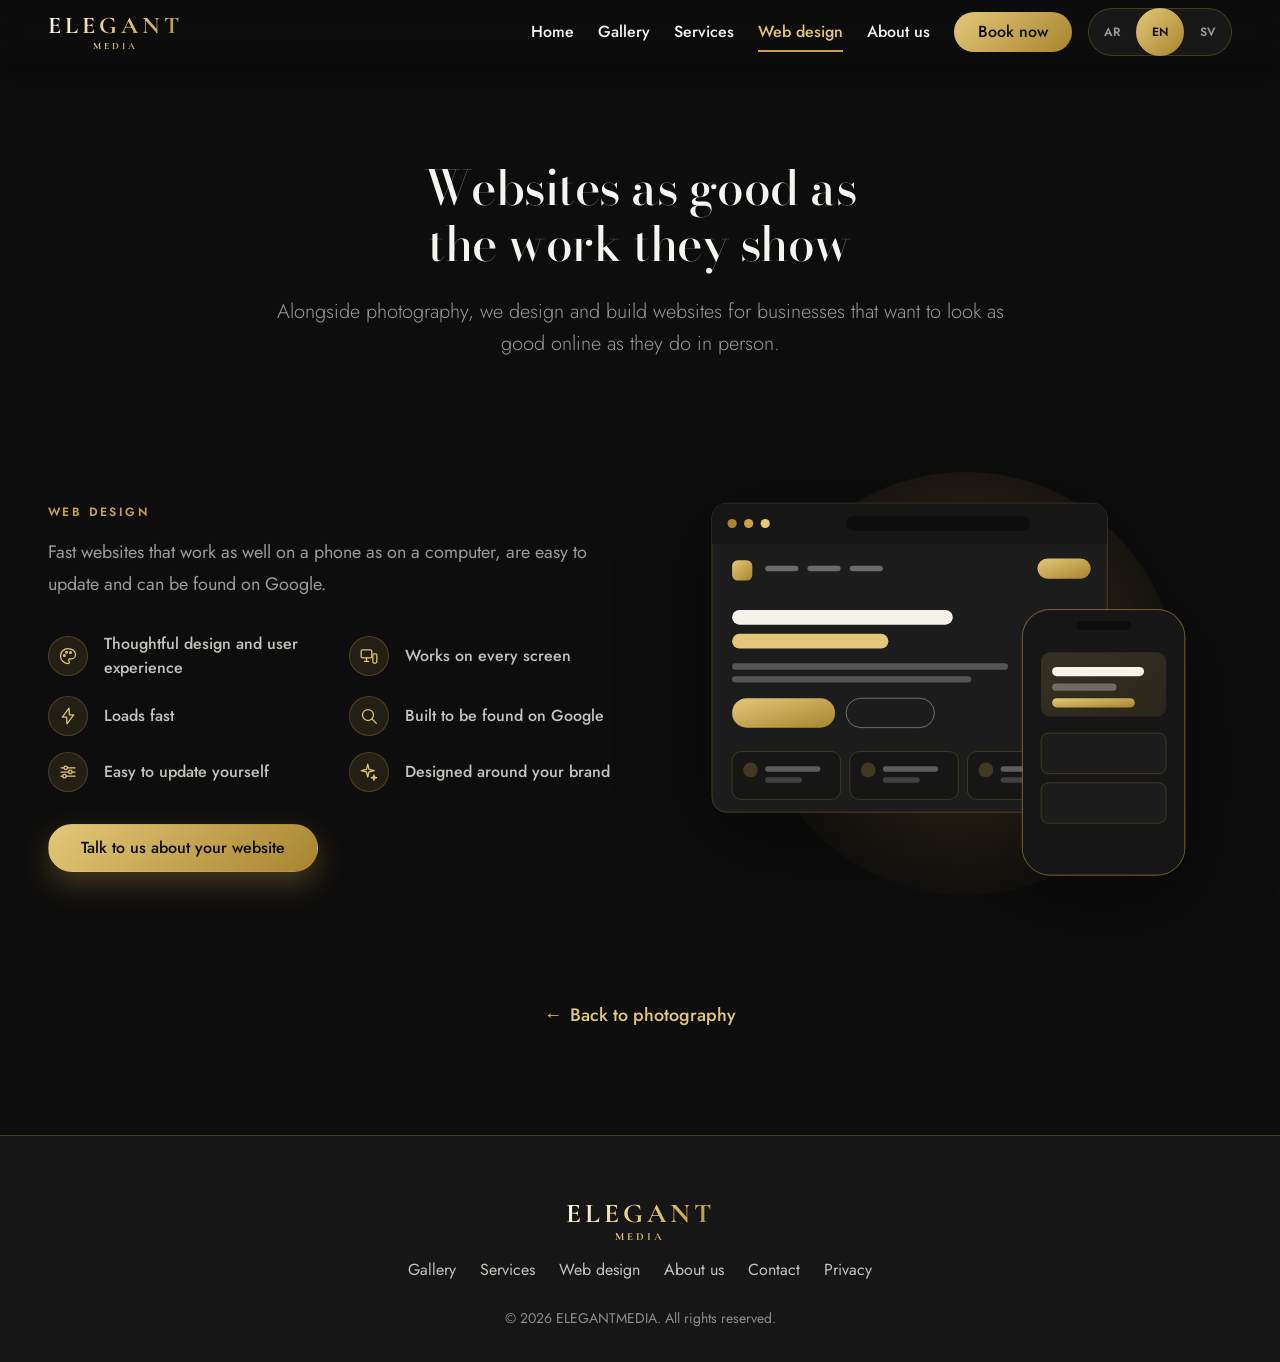
<file: en/webbdesign.html>
<!DOCTYPE html>
<html lang="en" dir="ltr" data-root="../">
<!--
  GENERATED by tools/build.py from ../webbdesign.html and ../i18n.js - do not edit.
  Any change made here is overwritten by the next build.
-->
<head>
  <meta charset="UTF-8" />
  <meta name="viewport" content="width=device-width, initial-scale=1.0" />
  <meta name="theme-color" content="#0d0d0d" />

  <meta name="author" content="ELEGANTMEDIA" />
  <meta name="robots" content="index, follow" />

  <!-- build:head -->
  <!-- Generated by tools/build.py: edit the wording in i18n.js (meta_* keys). -->
  <title>Web design in Stockholm | ELEGANTMEDIA</title>
  <meta name="description" content="We design and build fast websites that work as well on a phone as on a computer – shaped around your brand and easy to find on Google." />
  <link rel="canonical" href="https://elegantmedia.se/en/webbdesign.html" />
  <link rel="alternate" hreflang="sv" href="https://elegantmedia.se/webbdesign.html" />
  <link rel="alternate" hreflang="en" href="https://elegantmedia.se/en/webbdesign.html" />
  <link rel="alternate" hreflang="ar" href="https://elegantmedia.se/ar/webbdesign.html" />
  <link rel="alternate" hreflang="x-default" href="https://elegantmedia.se/webbdesign.html" />

  <meta property="og:type" content="website" />
  <meta property="og:site_name" content="ELEGANTMEDIA" />
  <meta property="og:locale" content="en_GB" />
  <meta property="og:locale:alternate" content="sv_SE" />
  <meta property="og:locale:alternate" content="ar_AR" />
  <meta property="og:title" content="Web design in Stockholm | ELEGANTMEDIA" />
  <meta property="og:description" content="We design and build fast websites that work as well on a phone as on a computer – shaped around your brand and easy to find on Google." />
  <meta property="og:url" content="https://elegantmedia.se/en/webbdesign.html" />
  <meta property="og:image" content="https://elegantmedia.se/assets/og.jpg" />
  <meta property="og:image:width" content="1200" />
  <meta property="og:image:height" content="630" />
  <meta property="og:image:alt" content="ELEGANTMEDIA – wedding and event photography and film in Stockholm" />
  <meta name="twitter:card" content="summary_large_image" />

  <!-- The fonts a visitor sees first, fetched straight away (all fonts: fonts/). -->
  <link rel="preload" href="../fonts/bodoni-moda-latin.woff2" as="font" type="font/woff2" crossorigin />
  <link rel="preload" href="../fonts/jost-latin.woff2" as="font" type="font/woff2" crossorigin />
  <link rel="preload" href="../fonts/cormorant-garamond-logo.woff2" as="font" type="font/woff2" crossorigin />
  <!-- /build:head -->

  <!-- Icons -->
  <link rel="icon" href="../favicon.svg" type="image/svg+xml" />
  <link rel="icon" href="../favicon.ico" sizes="16x16 32x32 48x48" />
  <link rel="apple-touch-icon" href="../apple-touch-icon.png" />

  <link rel="stylesheet" href="../styles.css?v=4835d62941" />

  <script src="../i18n.js?v=334767f13e" defer></script>
  <script src="../script.js?v=e0dc8f69ac" defer></script>
</head>
<body>

  <svg class="icon-sprite" aria-hidden="true" focusable="false">
    <defs>
      <symbol id="i-palette" viewBox="0 0 24 24">
        <path d="M12 3a9 9 0 0 0 0 18c.9 0 1.7-.7 1.7-1.7 0-.4-.2-.8-.5-1.1a1.7 1.7 0 0 1 1.2-2.8h1.7a4.9 4.9 0 0 0 4.9-4.9C21 6.4 17 3 12 3z"/>
        <circle cx="7.6" cy="11.4" r="1.05"/>
        <circle cx="10.2" cy="7.4" r="1.05"/>
        <circle cx="15" cy="7.8" r="1.05"/>
      </symbol>
      <symbol id="i-devices" viewBox="0 0 24 24">
        <rect x="2.6" y="4.6" width="12.8" height="9.6" rx="1.6"/>
        <path d="M9 14.2 V18.4"/><path d="M6.4 18.4 H11.6"/>
        <rect x="16.6" y="9.4" width="4.8" height="11" rx="1.4"/>
      </symbol>
      <symbol id="i-bolt" viewBox="0 0 24 24">
        <path d="M13.3 2.6 L5.2 13.4h5.3L10.7 21.4 18.8 10.6h-5.3z"/>
      </symbol>
      <symbol id="i-search" viewBox="0 0 24 24">
        <circle cx="10.8" cy="10.8" r="6.6"/>
        <path d="M15.6 15.6 L20.8 20.8"/>
      </symbol>
      <symbol id="i-sliders" viewBox="0 0 24 24">
        <path d="M3.6 7h3.2"/><circle cx="9.2" cy="7" r="2.1"/><path d="M11.3 7h9.1"/>
        <path d="M3.6 12h9.1"/><circle cx="14.8" cy="12" r="2.1"/><path d="M16.9 12h3.5"/>
        <path d="M3.6 17h2.1"/><circle cx="7.8" cy="17" r="2.1"/><path d="M9.9 17h10.5"/>
      </symbol>
      <symbol id="i-sparkle" viewBox="0 0 24 24">
        <path d="M10.5 2.6 L12 8.8 L18.2 10.3 L12 11.8 L10.5 18 L9 11.8 L2.8 10.3 L9 8.8 Z"/>
        <path d="M17.9 15.4 L18.6 18 L21.2 18.7 L18.6 19.4 L17.9 22 L17.2 19.4 L14.6 18.7 L17.2 18Z"/>
      </symbol>
    </defs>
  </svg>

  <a href="#main" class="skip-link" data-i18n="a11y_skip">Skip to content</a>

  <!-- ===== Header / Navbar =====
       Same markup as index.html, except the links point back at the home page
       rather than at anchors on this one. -->
  <header class="navbar scrolled navbar--static" id="navbar">
    <div class="container nav-inner">
      <a href="index.html" class="logo">
        <span class="logo-text">ELEGANT<span class="logo-suffix">MEDIA</span></span>
      </a>

      <nav class="nav-links" id="navLinks">
        <a href="index.html" data-i18n="nav_home">Home</a>
        <a href="index.html#gallery" data-i18n="nav_gallery">Gallery</a>
        <a href="index.html#services" data-i18n="nav_services">Services</a>
        <a href="webbdesign.html" aria-current="page" data-i18n="nav_webdesign">Web design</a>
        <a href="index.html#about" data-i18n="nav_about">About us</a>
        <a href="index.html#contact" class="nav-cta" data-i18n="nav_book">Book now</a>
      </nav>

      <div class="nav-actions">
        <!-- build:lang-switch -->
        <div class="lang-switch" id="langSwitch" role="group" data-i18n-aria="a11y_lang" aria-label="Select language">
          <a class="lang-btn" href="../ar/webbdesign.html" hreflang="ar" lang="ar">AR</a>
          <a class="lang-btn active" href="webbdesign.html" hreflang="en" lang="en" aria-current="page">EN</a>
          <a class="lang-btn" href="../webbdesign.html" hreflang="sv" lang="sv">SV</a>
        </div>
        <!-- /build:lang-switch -->
        <button class="nav-toggle" id="navToggle" type="button"
                aria-expanded="false" aria-controls="navLinks"
                data-i18n-aria="a11y_menu" aria-label="Menu">
          <span></span><span></span><span></span>
        </button>
      </div>
    </div>
  </header>

  <main id="main">

    <!-- ===== Page head ===== -->
    <div class="page-head">
      <div class="container">
        <h1 class="page-title" data-i18n="webdesign_title">Websites as good as the work they show</h1>
        <p class="page-lead" data-i18n="wd_intro">Alongside photography, we design and build websites for businesses that want to look as good online as they do in person.</p>
      </div>
    </div>

    <section class="section webdesign-section" id="webdesign">
      <div class="container webdesign-inner">
        <div class="webdesign-text reveal">
          <!-- The page's <h1> above already carries webdesign_title, so the
               section does not repeat it. -->
          <span class="section-tag" data-i18n="webdesign_tag">Web design</span>
          <p data-i18n="webdesign_desc">Fast websites that work as well on a phone as on a computer, are easy to update and can be found on Google.</p>

          <ul class="webdesign-features">
            <li class="reveal"><span class="wf-icon"><svg class="icon" aria-hidden="true"><use href="#i-palette"/></svg></span><span data-i18n="wf1">Thoughtful design and user experience</span></li>
            <li class="reveal"><span class="wf-icon"><svg class="icon" aria-hidden="true"><use href="#i-devices"/></svg></span><span data-i18n="wf2">Works on every screen</span></li>
            <li class="reveal"><span class="wf-icon"><svg class="icon" aria-hidden="true"><use href="#i-bolt"/></svg></span><span data-i18n="wf3">Loads fast</span></li>
            <li class="reveal"><span class="wf-icon"><svg class="icon" aria-hidden="true"><use href="#i-search"/></svg></span><span data-i18n="wf4">Built to be found on Google</span></li>
            <li class="reveal"><span class="wf-icon"><svg class="icon" aria-hidden="true"><use href="#i-sliders"/></svg></span><span data-i18n="wf5">Easy to update yourself</span></li>
            <li class="reveal"><span class="wf-icon"><svg class="icon" aria-hidden="true"><use href="#i-sparkle"/></svg></span><span data-i18n="wf6">Designed around your brand</span></li>
          </ul>

          <div class="webdesign-actions hero-actions">
            <a href="https://wa.me/46735617258" class="btn btn-gold" target="_blank" rel="noopener" data-i18n="webdesign_cta">Talk to us about your website</a>
          </div>
        </div>

        <div class="webdesign-media reveal">
          <svg class="wd-mockup" viewBox="0 0 580 460" xmlns="http://www.w3.org/2000/svg" role="img" aria-label="Website design mockup">
            <defs>
              <linearGradient id="wdGold" x1="0" y1="0" x2="1" y2="1">
                <stop offset="0%" stop-color="var(--gold-light)"/>
                <stop offset="100%" stop-color="var(--gold-deep)"/>
              </linearGradient>
              <radialGradient id="wdGlow" cx="50%" cy="45%" r="60%">
                <stop offset="0%" stop-color="var(--gold)" stop-opacity="0.28"/>
                <stop offset="100%" stop-color="var(--gold)" stop-opacity="0"/>
              </radialGradient>
              <clipPath id="wdWinClip"><rect x="14" y="34" width="430" height="336" rx="16"/></clipPath>
              <clipPath id="wdPhoneClip"><rect x="352" y="150" width="176" height="288" rx="30"/></clipPath>
            </defs>

            <circle cx="290" cy="230" r="230" fill="url(#wdGlow)"/>

            <rect x="14" y="34" width="430" height="336" rx="16" fill="#1c1c1c" stroke="var(--gold)" stroke-opacity="0.3"/>
            <g clip-path="url(#wdWinClip)">
              <rect x="14" y="34" width="430" height="44" fill="#161616"/>
              <circle cx="36" cy="56" r="5" fill="var(--gold-deep)"/>
              <circle cx="54" cy="56" r="5" fill="var(--gold)"/>
              <circle cx="72" cy="56" r="5" fill="var(--gold-light)"/>
              <rect x="160" y="48" width="200" height="16" rx="8" fill="#0d0d0d"/>
            </g>

            <rect x="36" y="96" width="22" height="22" rx="6" fill="url(#wdGold)"/>
            <rect x="72" y="102" width="36" height="6" rx="3" fill="#ffffff" fill-opacity=".35"/>
            <rect x="118" y="102" width="36" height="6" rx="3" fill="#ffffff" fill-opacity=".35"/>
            <rect x="164" y="102" width="36" height="6" rx="3" fill="#ffffff" fill-opacity=".35"/>
            <rect x="368" y="94" width="58" height="22" rx="11" fill="url(#wdGold)"/>

            <rect x="36" y="150" width="240" height="16" rx="8" fill="#f5f2ea"/>
            <rect x="36" y="176" width="170" height="16" rx="8" fill="var(--gold-light)"/>

            <rect x="36" y="208" width="300" height="7" rx="3.5" fill="#ffffff" fill-opacity=".25"/>
            <rect x="36" y="222" width="260" height="7" rx="3.5" fill="#ffffff" fill-opacity=".25"/>

            <rect x="36" y="246" width="112" height="32" rx="16" fill="url(#wdGold)"/>
            <rect x="160" y="246" width="96" height="32" rx="16" fill="none" stroke="#ffffff" stroke-opacity=".4"/>

            <g>
              <rect x="36" y="304" width="118" height="52" rx="10" fill="#161616" stroke="rgba(201,162,75,.25)"/>
              <circle cx="56" cy="324" r="8" fill="var(--gold)" fill-opacity=".25"/>
              <rect x="72" y="320" width="60" height="6" rx="3" fill="#ffffff" fill-opacity=".3"/>
              <rect x="72" y="332" width="40" height="6" rx="3" fill="#ffffff" fill-opacity=".18"/>

              <rect x="164" y="304" width="118" height="52" rx="10" fill="#161616" stroke="rgba(201,162,75,.25)"/>
              <circle cx="184" cy="324" r="8" fill="var(--gold)" fill-opacity=".25"/>
              <rect x="200" y="320" width="60" height="6" rx="3" fill="#ffffff" fill-opacity=".3"/>
              <rect x="200" y="332" width="40" height="6" rx="3" fill="#ffffff" fill-opacity=".18"/>

              <rect x="292" y="304" width="118" height="52" rx="10" fill="#161616" stroke="rgba(201,162,75,.25)"/>
              <circle cx="312" cy="324" r="8" fill="var(--gold)" fill-opacity=".25"/>
              <rect x="328" y="320" width="60" height="6" rx="3" fill="#ffffff" fill-opacity=".3"/>
              <rect x="328" y="332" width="40" height="6" rx="3" fill="#ffffff" fill-opacity=".18"/>
            </g>

            <g class="wd-phone">
              <rect x="352" y="150" width="176" height="288" rx="30" fill="#141414" stroke="var(--gold)" stroke-opacity=".5" stroke-width="2"/>
              <g clip-path="url(#wdPhoneClip)">
                <rect x="352" y="150" width="176" height="288" fill="#161616"/>
                <rect x="410" y="162" width="60" height="10" rx="5" fill="#0d0d0d"/>
                <rect x="372" y="196" width="136" height="70" rx="10" fill="url(#wdGold)" fill-opacity=".15"/>
                <rect x="384" y="212" width="100" height="10" rx="5" fill="#f5f2ea"/>
                <rect x="384" y="230" width="70" height="8" rx="4" fill="#ffffff" fill-opacity=".3"/>
                <rect x="384" y="246" width="90" height="10" rx="5" fill="url(#wdGold)"/>
                <rect x="372" y="284" width="136" height="44" rx="8" fill="#1c1c1c" stroke="rgba(201,162,75,.25)"/>
                <rect x="372" y="338" width="136" height="44" rx="8" fill="#1c1c1c" stroke="rgba(201,162,75,.25)"/>
              </g>
            </g>
          </svg>
        </div>
      </div>
    </section>


    <!-- ===== Back to the photography site ===== -->
    <div class="container wd-back-wrap">
      <a href="index.html" class="wd-back" data-i18n="wd_back">Back to photography</a>
    </div>

  </main>

  <!-- ===== Footer ===== -->
  <footer class="footer">
    <div class="container footer-inner">
      <a href="index.html" class="logo footer-logo">
        <span class="logo-text">ELEGANT<span class="logo-suffix">MEDIA</span></span>
      </a>
      <nav class="footer-links">
        <a href="index.html#gallery" data-i18n="footer_gallery">Gallery</a>
        <a href="index.html#services" data-i18n="footer_services">Services</a>
        <a href="webbdesign.html" data-i18n="nav_webdesign">Web design</a>
        <a href="index.html#about" data-i18n="footer_about">About us</a>
        <a href="index.html#contact" data-i18n="footer_contact">Contact</a>
        <a href="integritet.html" data-i18n="footer_privacy">Privacy</a>
      </nav>
      <p class="copyright"><span dir="ltr">© <span id="year">2026</span> ELEGANTMEDIA.</span> <span data-i18n="footer_rights">All rights reserved.</span></p>
    </div>
  </footer>

</body>
</html>
</file>
<file: styles.css>
/* ===== Design tokens =====
   See BRAND.md for the reasoning behind these. Surfaces and accents keep the
   names they already had; the text, type and spacing layers are new. */
:root {
  /* Surfaces */
  --black: #0d0d0d;
  --black-soft: #161616;
  --black-card: #1c1c1c;

  /* Accent */
  --gold: #c9a24b;
  --gold-light: #e3c879;
  --gold-deep: #a8842f;

  --white: #ffffff;
  --cream: #f7f4ee;
  --grey: #9a9a9a;

  /* Text roles. These replace the #ddd / #ccc / #cfcfcf greys that were
     previously written straight into rules. --text-primary is a warm
     off-white rather than pure white: #fff on near-black haloes slightly,
     and 17.7:1 is already far past what the standard asks for. */
  --text-primary:   #f5f4f1;   /* 17.67:1 on --black */
  --text-secondary: #c4c2bd;   /* 10.92:1 - body copy, lists */
  --text-muted:     #9a9a9a;   /*  6.91:1 - captions, labels */
  --text-subtle:    #8f8d88;   /*  5.86:1 - placeholders, copyright */
  --text-accent:    #e3c879;   /* 11.85:1 - emphasis on dark */

  --line: rgba(201, 162, 75, .25);
  --border-subtle: rgba(255, 255, 255, .07);
  --surface-gold-wash: rgba(201, 162, 75, .12);

  /* Type roles (BRAND.md section 4). Each role is a size and a line height,
     and every line height is a multiple of 8, so any block of text ends on
     the 8px grid. The values here are for phones; the larger steps for
     tablets (768px+) and computers (1024px+) are set near the end of this
     file. The sizes step rather than slide with the window width, because a
     sliding size lands between grid lines. */
  --fs-display: 32px;  --lh-display: 40px;   /* hero title - 40/48 from 360px, see "Phones" below */
  --fs-h1: 32px;       --lh-h1: 40px;        /* section and page titles */
  --fs-h2: 24px;       --lh-h2: 32px;        /* card, step and form titles */
  --fs-lead: 18px;     --lh-lead: 32px;      /* the line under a hero or page title */
  --fs-body: 18px;     --lh-body: 32px;      /* paragraphs */
  --fs-small: 16px;    --lh-small: 24px;     /* card text, lists, form fields */
  --fs-caption: 14px;  --lh-caption: 24px;   /* labels, captions, footer */
  --fs-eyebrow: 12px;  --lh-eyebrow: 16px;   /* the small gold label above a title */
  --fs-ui: 16px;       --lh-ui: 24px;        /* buttons, menu, filters, fields - one line in a 48px control */

  --tracking-display: -0.01em;   /* Latin only - large serif titles */
  --tracking-eyebrow: 0.2em;     /* Latin only - the capitals of the eyebrow */

  /* Spacing: an 8px grid. The number in each name is how many 8px steps it
     is, so --space-3 is 3 x 8 = 24px. The 4px half step is only for the
     insides of small parts, such as the gap between an icon and its label.
     1px borders and outlines are drawn inside the grid and don't count. */
  --space-half: 4px;
  --space-1: 8px;
  --space-2: 16px;
  --space-3: 24px;
  --space-4: 32px;
  --space-5: 40px;
  --space-6: 48px;
  --space-8: 64px;
  --space-10: 80px;
  --space-12: 96px;
  --space-16: 128px;

  /* Layout spacing that grows with the screen (steps at the end of the file). */
  --section-py: var(--space-8);   /* top and bottom of a section: 64 / 80 / 96 */
  --gutter: var(--space-2);       /* page side margin: 16 / 32 / 48 */
  --block-gap: var(--space-6);    /* title block to the content below it: 48 / 64 */
  --card-pad: var(--space-3);     /* inside a card: 24 / 32 */
  --grid-gap: var(--space-3);     /* between cards: 24 / 32 */
  --container-max: 1280px;        /* the widest the content ever gets */

  /* Photos: one shape for every photo in the page - the gallery tiles and the
     About photo alike, whatever the shape of the file. A portrait photo is
     cropped to fit (see `focus` in script.js to choose which part stays in
     view); opening a gallery photo still shows the whole picture. The hero
     photo is a backdrop that fills the screen, so it is the one exception. */
  --photo-ratio: 4 / 3;

  /* Shape */
  --radius-sm: 10px;
  --radius: 14px;
  --radius-lg: 20px;
  --radius-pill: 999px;

  --shadow-sm: 0 4px 12px rgba(0, 0, 0, .25);
  --shadow-md: 0 12px 30px rgba(0, 0, 0, .3);
  --shadow: 0 20px 50px rgba(0, 0, 0, .35);
  --shadow-gold: 0 12px 30px rgba(201, 162, 75, .3);

  /* Motion */
  --dur-fast: 160ms;
  --dur-base: 280ms;
  --dur-slow: 480ms;
  --ease: cubic-bezier(.22, 1, .36, 1);

  /* Fonts and weights, Arabic values. --font-ui is for buttons and the
     eyebrow label; in Arabic those stay in El Messiri as before. */
  --font-head: 'El Messiri', serif;
  --font-body: 'Tajawal', sans-serif;
  --font-ui: 'El Messiri', serif;
  --fw-display: 700;   /* hero, section and page titles */
  --fw-heading: 700;   /* card, step and form titles */
  --fw-ui: 600;        /* buttons */
}

/* The fonts follow the language. Only the active language's fonts are
   downloaded (see the loader in each page's <head>), so these must always
   name fonts that are actually loaded - a font that isn't falls back to the
   browser's default serif. Swedish and English: Bodoni Moda for titles and
   numerals, Jost for everything else, including buttons and the eyebrow. */
[dir="ltr"] {
  /* El Messiri only draws Arabic letters inside a Latin title - the word
     "العربية" in the trust strip - so it matches the Arabic pages instead of
     falling back to whatever Arabic font the device has. Only its Arabic file
     is fetched, and only on a page that has such a word. */
  --font-head: 'Bodoni Moda', 'El Messiri', serif;
  --font-body: 'Jost', sans-serif;
  --font-ui: 'Jost', sans-serif;
  --fw-display: 500;
  --fw-heading: 600;
  --fw-ui: 500;
}

* { margin: 0; padding: 0; box-sizing: border-box; }
html { scroll-behavior: smooth; overflow-x: hidden; width: 100%; }
body {
  font-family: var(--font-body);
  font-size: var(--fs-body);
  line-height: var(--lh-body);
  background: var(--black);
  color: var(--text-primary);
  overflow-x: hidden;
  width: 100%;
}
/* No single word left alone on the last line of a paragraph. */
p { text-wrap: pretty; }
img, video, iframe, svg { max-width: 100%; display: block; }
/* Images carry width/height attributes so the browser can reserve their space
   before they arrive. Without height:auto the height attribute wins while
   max-width shrinks the width, and the photo is squashed out of shape. */
img { height: auto; }
a { text-decoration: none; color: inherit; }
ul { list-style: none; }

/* Content never runs wider than --container-max, and never closer to the
   screen edge than --gutter. */
.container {
  width: 100%; max-width: calc(var(--container-max) + 2 * var(--gutter));
  padding-inline: var(--gutter); margin-inline: auto;
}
.section { padding: var(--section-py) 0; }

/* ===== Icons =====
   Drawn rather than typed. Emoji are rendered by the operating system, so the
   same character was a different picture on Windows, macOS, Android and iOS -
   and none of them could be made to match the brand's gold. These inherit
   colour from their container and size from its font-size. */
.icon-sprite { position: absolute; width: 0; height: 0; overflow: hidden; }
.icon {
  width: 1em; height: 1em;
  fill: none;
  stroke: currentColor;
  stroke-width: 1.5;
  stroke-linecap: round;
  stroke-linejoin: round;
  overflow: visible;      /* keeps 1.5px strokes from clipping at the edge */
}

/* ===== Accessibility utilities ===== */

/* Visible only to screen readers. */
.sr-only {
  position: absolute; width: 1px; height: 1px; padding: 0; margin: -1px;
  overflow: hidden; clip-path: inset(50%); white-space: nowrap; border: 0;
}

/* Skip link: off-screen until focused, then drops into view. */
.skip-link {
  position: fixed; top: 0; inset-inline-start: 0; z-index: 300;
  transform: translateY(-120%);
  background: var(--gold); color: var(--black);
  padding: var(--space-2) var(--space-3); border-end-end-radius: var(--radius);
  font-weight: 600; transition: transform .25s var(--ease);
}
.skip-link:focus { transform: translateY(0); }

/* A single visible focus indicator for the whole site. :focus-visible means
   keyboard users get the ring and mouse users don't. Gold on the dark
   background measures 11.85:1 - far above the 3:1 the standard asks for. */
:where(a, button, input, select, textarea, summary, [tabindex]):focus-visible {
  outline: 2px solid var(--gold-light);
  outline-offset: 3px;
  border-radius: 4px;
}

/* Honour the system "reduce motion" setting. The hero's infinite zoom and
   the scroll reveals were previously exempt. */
@media (prefers-reduced-motion: reduce) {
  *, *::before, *::after {
    animation-duration: .01ms !important;
    animation-iteration-count: 1 !important;
    transition-duration: .01ms !important;
    scroll-behavior: auto !important;
  }
  /* Revealed content must still end up visible, never stuck at opacity 0. */
  .reveal { opacity: 1 !important; transform: none !important; }
}

h1, h2, h3 {
  font-family: var(--font-head); font-weight: var(--fw-display);
  text-wrap: balance;          /* two-line titles split evenly */
  overflow-wrap: break-word;   /* a long word never runs off the screen */
}
h3 { font-weight: var(--fw-heading); }
[dir="ltr"] h1, [dir="ltr"] h2 { letter-spacing: var(--tracking-display); }

/* ===== Type roles =====
   Every piece of text on the site uses one of these roles. To change how a
   role looks, change its tokens at the top of the file - not these rules.
   Paragraphs need nothing: they take the body role from <body>. */
.hero-title { font-size: var(--fs-display); line-height: var(--lh-display); }
.section-head h2, .about-text h2, .contact-info h2, .webdesign-text h2, .page-title {
  font-size: var(--fs-h1); line-height: var(--lh-h1);
}
.service-card h3, .step h3, .booking-form h3, .legal h2, .g-title, .lb-caption, .stat strong {
  font-size: var(--fs-h2); line-height: var(--lh-h2);
}
.hero-sub, .page-lead { font-size: var(--fs-lead); line-height: var(--lh-lead); font-weight: 300; }
.service-card p, .step p, .webdesign-features li, .footer-links a, .stat > span,
.contact-list a, .contact-list .ci-value {
  font-size: var(--fs-small); line-height: var(--lh-small);
}
.g-cat, .field label, .contact-list div span, .form-privacy, .form-fallback,
.copyright, .pp-updated, .about-badge span {
  font-size: var(--fs-caption); line-height: var(--lh-caption);
}
/* Long Swedish compounds ("Förlovningsfotografering") may break with a
   hyphen on phones rather than overflow; on wider screens they fit whole. */
@media (max-width: 767px) {
  h1, h2, h3 { hyphens: auto; }
}

/* ===== Buttons ===== */
/* 48px tall (40px for .btn-sm), whatever the label. min-height includes the
   1px border, so the grid holds for outlined buttons too. */
.btn {
  display: inline-flex; align-items: center; justify-content: center; gap: var(--space-1);
  min-height: 48px;
  padding: var(--space-1) var(--space-4);
  border-radius: var(--radius-pill);
  font-family: var(--font-ui);
  font-size: var(--fs-ui);
  line-height: var(--lh-ui);
  font-weight: var(--fw-ui);
  text-align: center;
  cursor: pointer;
  border: 1px solid transparent;
  transition: transform .35s var(--ease), box-shadow .35s var(--ease), background .35s, color .35s;
}
.btn-sm { min-height: 40px; padding: var(--space-half) var(--space-3); font-size: var(--fs-caption); }
.btn-block { width: 100%; }
.btn-gold {
  background: linear-gradient(135deg, var(--gold-light), var(--gold-deep));
  color: var(--black);
  box-shadow: 0 12px 30px rgba(201, 162, 75, .3);
}
.btn-gold:hover { transform: translateY(-3px); box-shadow: 0 18px 40px rgba(201, 162, 75, .45); }
.btn-outline { border-color: var(--white); color: var(--white); background: transparent; }
.btn-outline:hover { background: var(--white); color: var(--black); transform: translateY(-3px); }
.btn-dark { background: var(--black); color: var(--gold-light); border-color: var(--gold); }
.btn-dark:hover { background: var(--gold); color: var(--black); transform: translateY(-3px); }

/* ===== Navbar ===== */
/* 96px tall at the top of the page, 64px once scrolled: 48px controls plus
   24px or 8px above and below. */
.navbar {
  position: fixed; inset: 0 0 auto 0; z-index: 100;
  padding: var(--space-3) 0;
  transition: padding .4s var(--ease), background .4s, box-shadow .4s;
}
.navbar.scrolled {
  padding: var(--space-1) 0;
  background: rgba(13, 13, 13, .92);
  -webkit-backdrop-filter: blur(12px); backdrop-filter: blur(12px);
  box-shadow: 0 8px 30px rgba(0, 0, 0, .4);
}
.nav-inner { display: flex; align-items: center; justify-content: space-between; gap: var(--space-1); }
/* The wordmark keeps its own fluid size - the logo is not part of the type
   scale and stays exactly as it was. */
.logo { display: flex; align-items: center; gap: var(--space-1); font-size: clamp(.85rem, 4.5vw, 1.5rem); flex-shrink: 0; min-width: 0; }
.logo-text {
  display: inline-flex; flex-direction: column; align-items: center; line-height: 1.05;
  font-family: 'Cormorant Garamond', serif; font-weight: 700; letter-spacing: 4px;
  background: linear-gradient(135deg, var(--white) 0%, var(--gold-light) 50%, var(--gold-deep) 100%);
  -webkit-background-clip: text; background-clip: text; color: transparent; -webkit-text-fill-color: transparent;
}
.logo-suffix { display: block; font-size: .4em; letter-spacing: 3px; margin-top: 2px; }
.nav-links {
  position: fixed; inset: 0 0 0 auto; width: 78%; max-width: 320px; display: flex; flex-direction: column;
  align-items: center; justify-content: center; gap: var(--space-3); background: rgba(15,15,15,.98); -webkit-backdrop-filter: blur(14px); backdrop-filter: blur(14px);
  transform: translateX(100%); box-shadow: -10px 0 40px rgba(0,0,0,.5);
  z-index: 101; padding: 0 var(--space-3);
  /* Sliding the panel off-screen hid it visually but left its links in the
     keyboard tab order, so Tab sent focus to invisible links beyond the edge
     of the screen. visibility:hidden takes them out of the tab order; the
     delay lets the slide-out animation finish before it applies. */
  visibility: hidden;
  transition: transform .4s var(--ease), visibility 0s linear .4s;
}
.nav-links.open {
  transform: translateX(0);
  visibility: visible;
  transition: transform .4s var(--ease), visibility 0s;
}
.nav-links a { font-weight: 500; font-size: var(--fs-ui); line-height: var(--lh-ui); position: relative; transition: color .3s; }
.nav-links a:not(.nav-cta)::after {
  content: ''; position: absolute; bottom: calc(-1 * var(--space-1)); inset-inline-start: 0;
  width: 0; height: 2px; background: var(--gold); transition: width .3s var(--ease);
}
.nav-links a:not(.nav-cta):hover { color: var(--gold-light); }
.nav-links a:not(.nav-cta):hover::after { width: 100%; }
.nav-cta {
  background: linear-gradient(135deg, var(--gold-light), var(--gold-deep));
  color: var(--black); padding: var(--space-1) var(--space-3); border-radius: var(--radius-pill); font-weight: 600;
  transition: transform .3s var(--ease), box-shadow .3s;
}
.nav-cta:hover { transform: translateY(-2px); box-shadow: 0 10px 24px rgba(201, 162, 75, .4); }
.nav-actions { display: flex; align-items: center; gap: var(--space-half); }

/* The buttons fill the pill, so the switch is 48px tall like every other
   control in the header. */
.lang-switch {
  display: flex; background: rgba(255,255,255,.05);
  box-shadow: inset 0 0 0 1px var(--line);   /* an outline that adds no height */
  border-radius: var(--radius-pill); flex-shrink: 0;
}
.lang-btn {
  background: none; border: 0; cursor: pointer; color: var(--grey); font-family: var(--font-body);
  font-size: var(--fs-eyebrow); font-weight: 700; letter-spacing: .5px; padding: 0 var(--space-1); border-radius: var(--radius-pill);
  transition: all .3s var(--ease);
  /* Was 27x29px - the smallest control on the site, and one of the most
     useful. 48px is a comfortable touch target on every phone. */
  min-width: 48px; min-height: 48px;
  display: inline-flex; align-items: center; justify-content: center;
}
/* The narrowest phones can't fit three 48px buttons beside the logo, so
   they narrow to 40px - still well above the 24px minimum - and stay 48px tall. */
@media (max-width: 359px) {
  .lang-btn { min-width: 40px; }
}
.lang-btn:hover { color: var(--gold-light); }
.lang-btn.active {
  background: linear-gradient(135deg, var(--gold-light), var(--gold-deep)); color: var(--black);
}

.nav-toggle {
  display: flex; flex-direction: column; gap: 5px; background: none; border: 0; cursor: pointer;
  padding: 0; z-index: 102; position: relative; flex-shrink: 0;
  align-items: center; justify-content: center;
  width: 48px; height: 48px;   /* touch target */
}
.nav-toggle span { width: 26px; height: 2px; background: var(--white); transition: .3s; }

/* ===== Hero ===== */
.hero {
  position: relative; display: flex; align-items: center; overflow: hidden;
  min-height: 100vh;
  /* svh = the viewport height *with* the mobile browser's toolbars showing.
     Plain 100vh is taller than the visible area on iOS Safari and Android
     Chrome, which pushed the booking buttons below the fold on first paint. */
  min-height: 100svh;
  /* Keeps the text clear of the fixed navbar (96px) above and the scroll
     arrow below. The two are equal, so on most screens the text stays
     centred exactly as before; on short ones (a 320px phone, a phone held
     sideways) the hero grows instead of sliding the title under the logo. */
  padding-block: var(--space-12);
}
.hero-bg {
  position: absolute; inset: 0;
  width: 100%; height: 100%; object-fit: cover; object-position: center;
  animation: heroZoom 18s ease-in-out infinite alternate;
}
@keyframes heroZoom { from { transform: scale(1); } to { transform: scale(1.12); } }
/* Darkest behind the headline, lightest over the couple. The first colour sits
   where the gradient starts: 255deg runs from the right edge (Arabic, text on
   the right); [dir="ltr"] below uses 105deg, from the left. Until October 2026
   the two were swapped - the stock photo was dark on the left anyway, so it
   only showed once the real photo went in. */
.hero-overlay {
  position: absolute; inset: 0;
  background: linear-gradient(255deg, rgba(13,13,13,.92) 0%, rgba(13,13,13,.6) 45%, rgba(13,13,13,.25) 100%);
}
/* 720px of text; the container's side padding is added on top. */
.hero-content { position: relative; z-index: 2; max-width: calc(720px + 2 * var(--gutter)); }
.hero-title { margin-bottom: var(--space-3); }
.hero-title .grad {
  background: linear-gradient(135deg, var(--gold-light), var(--gold));
  -webkit-background-clip: text; background-clip: text; -webkit-text-fill-color: transparent;
}
/* Swedish and English mark the highlighted words with the title font's
   italic, in gold. Arabic has no italic, so it keeps the gold gradient. */
[dir="ltr"] .hero-title .grad {
  font-style: italic; color: var(--gold-light);
  background: none; -webkit-text-fill-color: currentColor;
}
.hero-sub { color: var(--text-secondary); max-width: 560px; margin-bottom: var(--space-4); }
.hero-actions, .webdesign-actions { display: flex; gap: var(--space-2); flex-wrap: wrap; }
.hero-actions .btn, .webdesign-actions .btn { flex: 1 1 auto; text-align: center; }
.scroll-down {
  position: absolute; bottom: var(--space-4); left: 50%; transform: translateX(-50%); z-index: 2;
  width: 24px; height: 40px; border: 2px solid rgba(255,255,255,.5); border-radius: 12px;
  display: flex; justify-content: center; padding-top: var(--space-1);
}
.scroll-down span { width: 4px; height: 8px; background: var(--gold-light); border-radius: 4px; animation: scrollDot 1.6s infinite; }
@keyframes scrollDot { 0% { opacity: 0; transform: translateY(-6px); } 50% { opacity: 1; } 100% { opacity: 0; transform: translateY(12px); } }

/* ===== Stats ===== */
.stats { background: var(--black-soft); padding: var(--block-gap) 0; border-block: 1px solid var(--line); }
/* Three facts, each exactly two lines: a gold title over a grey caption.
   All three titles - "12+" included - share one size (the card-title role)
   and one colour, and each fits on one line. They stand side by side only
   from 1024px, where a column is wide enough for the longest title
   ("Svenska · English · العربية", 266px); below that they stack. */
.stats-grid { display: grid; grid-template-columns: minmax(0, 1fr); gap: var(--space-4); text-align: center; }
.stat strong {
  display: block; font-family: var(--font-head); font-weight: var(--fw-display);
  color: var(--gold-light);
}
/* The caption only. As ".stat span" this also caught the language names
   inside the languages title (they are spans, for their lang attribute), and
   pushed "العربية" onto a line of its own in small grey type. */
.stat > span { color: var(--text-muted); margin-top: var(--space-1); display: block; }
/* Bodoni's plus sign is drawn in hairlines, so beside the heavy strokes of
   "12" it read as grey. The text font's plus has even, solid strokes. */
.stat-plus { font-family: var(--font-body); font-weight: 500; line-height: 1; }
/* line-height: 1 keeps the second font from stretching the line: in Arabic
   it made the "12+" title 42px tall instead of 40 - off the grid, and 2px
   out of line with the titles beside it. */

/* ===== How it works ===== */
.steps-section { background: var(--black-soft); }
/* <ol> for the semantics - these are four steps in order - but the visible
   numbers are the gold discs below, so the native markers are hidden. */
.steps { display: grid; grid-template-columns: minmax(0, 1fr); gap: var(--grid-gap); list-style: none; }
.step {
  position: relative;
  background: var(--black-card); border: 1px solid var(--border-subtle);
  border-radius: var(--radius); padding: var(--space-4) var(--space-3);
  transition: border-color var(--dur-base) var(--ease), transform var(--dur-base) var(--ease);
}
.step:hover { border-color: var(--gold); transform: translateY(-4px); }
.step-num {
  display: grid; place-items: center;
  width: 48px; height: 48px; border-radius: 50%;
  margin-bottom: var(--space-2);
  font-family: var(--font-head); font-weight: var(--fw-display); font-size: var(--fs-lead); line-height: var(--lh-ui);
  color: var(--gold-light);
  background: var(--surface-gold-wash); border: 1px solid var(--line);
}
.step h3 { margin-bottom: var(--space-1); color: var(--text-primary); }
.step p { color: var(--text-muted); }

/* ===== Section heads ===== */
.section-head { text-align: center; max-width: 640px; margin: 0 auto var(--block-gap); }
/* The eyebrow: the small gold label above a section title. */
.section-tag {
  display: inline-block; color: var(--gold); font-weight: 600;
  font-family: var(--font-ui); margin-bottom: var(--space-2);
  font-size: var(--fs-eyebrow); line-height: var(--lh-eyebrow);
  /* No letter-spacing or uppercase here: this is the default that Arabic
     gets. Arabic is cursive - its letters join - so spacing them apart
     breaks the letterforms, and it has no upper case to transform. Both are
     applied under [dir="ltr"] below instead. */
}
.section-head h2 { margin-bottom: var(--space-3); }
.section-head p { color: var(--grey); }

/* ===== Gallery ===== */
.gallery-section { background: var(--black); }
.filters { display: flex; justify-content: center; flex-wrap: wrap; gap: var(--space-1); margin-bottom: var(--space-4); }
.filter {
  display: inline-flex; align-items: center; min-height: 40px;
  background: transparent; color: var(--grey); border: 1px solid var(--line);
  padding: 0 var(--space-3); border-radius: var(--radius-pill); cursor: pointer; font-family: var(--font-body);
  font-size: var(--fs-ui); line-height: var(--lh-ui); font-weight: 500; transition: all .3s var(--ease);
}
.filter[hidden] { display: none; }   /* a category with no photos yet - see script.js */
.filter:hover { color: var(--gold-light); border-color: var(--gold); }
.filter.active { background: linear-gradient(135deg, var(--gold-light), var(--gold-deep)); color: var(--black); border-color: transparent; }
.gallery-grid { display: grid; grid-template-columns: minmax(0, 1fr); gap: var(--space-2); }
/* Every tile the same shape - no tall ones between wide ones. */
.g-item {
  position: relative; overflow: hidden; border-radius: var(--radius);
  aspect-ratio: var(--photo-ratio); background: var(--black-card);
}

/* The whole tile is a button so it can be reached and opened by keyboard. */
.g-btn {
  display: block; position: relative; width: 100%; height: 100%;
  padding: 0; border: 0; background: none; cursor: pointer; color: inherit;
  font: inherit; text-align: inherit;
}
/* The card clips its contents, so the focus ring is drawn inside the edge
   rather than outside it, where it would be invisible. */
.g-btn:focus-visible { outline: 3px solid var(--gold-light); outline-offset: -5px; border-radius: var(--radius); }

.g-item img { width: 100%; height: 100%; object-fit: cover; transition: transform .7s var(--ease); }
.g-btn:hover img, .g-btn:focus-visible img { transform: scale(1.1); }
.g-overlay {
  position: absolute; inset: 0; display: flex; flex-direction: column; justify-content: flex-end;
  padding: var(--space-3); background: linear-gradient(to top, rgba(13,13,13,.85), transparent 60%);
  opacity: 0; transition: opacity .4s var(--ease);
}
.g-btn:hover .g-overlay, .g-btn:focus-visible .g-overlay { opacity: 1; }
.g-title { display: block; font-family: var(--font-head); font-weight: var(--fw-heading); color: var(--white); transform: translateY(12px); transition: transform .4s var(--ease); }
.g-cat { display: block; color: var(--gold-light); transform: translateY(12px); transition: transform .4s var(--ease) .05s; }
.g-btn:hover .g-title, .g-btn:hover .g-cat,
.g-btn:focus-visible .g-title, .g-btn:focus-visible .g-cat { transform: translateY(0); }
.g-zoom {
  position: absolute; top: var(--space-2); inset-inline-start: var(--space-2); width: 40px; height: 40px; border-radius: 50%;
  background: rgba(201,162,75,.9); color: var(--black); display: grid; place-items: center;
  font-size: 18px; opacity: 0; transform: scale(.6); transition: all .4s var(--ease);
}
.g-btn:hover .g-zoom, .g-btn:focus-visible .g-zoom { opacity: 1; transform: scale(1); }

/* ===== Services ===== */
.services-section { background: var(--black-soft); }
/* Every grid column is minmax(0, 1fr) rather than plain 1fr: a plain 1fr
   column refuses to get narrower than its longest word, and at 320px
   "Förlovningsfotografering" pushed these cards off the edge of the screen.
   Now the word wraps inside its card instead. */
.services-grid { display: grid; grid-template-columns: minmax(0, 1fr); gap: var(--grid-gap); }
.service-card {
  background: var(--black-card); border: 1px solid rgba(255,255,255,.05); border-radius: var(--radius);
  padding: calc(var(--card-pad) + var(--space-1)) var(--card-pad);   /* 32/24, then 40/32 */
  text-align: center; transition: transform .4s var(--ease), border-color .4s, box-shadow .4s;
}
.service-card:hover { transform: translateY(-8px); border-color: var(--gold); box-shadow: var(--shadow); }
.service-icon {
  width: 80px; height: 80px; margin: 0 auto var(--space-3); border-radius: 50%;
  font-size: 32px; color: var(--gold-light);
  display: grid; place-items: center; background: var(--surface-gold-wash); border: 1px solid var(--line);
}
.service-card h3 { margin-bottom: var(--space-1); color: var(--gold-light); }
.service-card p { color: var(--grey); }
.service-card--cta {
  background: linear-gradient(145deg, rgba(201,162,75,.16), rgba(201,162,75,.04));
  border-color: var(--gold); display: flex; flex-direction: column; justify-content: center;
}
/* Title to text as in every card (8px), then a clear step down to the button. */
.service-card--cta .btn { margin-top: var(--space-3); }
.service-card--cta h3 { color: var(--white); }

/* ===== Standalone page head (webbdesign.html) ===== */
/* No full-height hero here, so this clears the fixed navbar and gives the
   page a title block of its own. */
.page-head {
  padding-top: var(--space-16);    /* 96px navbar + 32px; 160px from 1024px */
  padding-bottom: var(--space-2);
  text-align: center;
}
.page-title { max-width: 24ch; margin-inline: auto; }
.page-lead {
  color: var(--grey);
  max-width: 62ch; margin: var(--space-3) auto 0;
}
/* Current page in the nav, for people who navigate by keyboard or reading
   order rather than by looking at the highlight. */
.nav-links a[aria-current="page"] { color: var(--gold-light); }
.nav-links a[aria-current="page"]:not(.nav-cta)::after { width: 100%; }

/* ===== Privacy policy page (integritet.html) ===== */
.pp-updated { margin-top: var(--space-2); color: var(--text-subtle); }
.legal-section { padding-top: var(--space-4); }
/* A readable measure for long-form text: about 65 characters a line. */
.legal { max-width: calc(65ch + 2 * var(--gutter)); margin-inline: auto; }
/* A heading sits closer to the text it introduces than to the text above it. */
.legal h2 {
  color: var(--gold-light);
  margin: var(--space-6) 0 var(--space-2);
}
.legal h2:first-child { margin-top: 0; }
.legal p { color: var(--text-secondary); }
/* A phone number split across two lines is easy to misdial. */
.legal a[href^="tel:"] { white-space: nowrap; }

/* Back link at the foot of a standalone page - shared by webbdesign.html
   and integritet.html. */
.wd-back-wrap { padding-bottom: var(--section-py); text-align: center; }
.wd-back {
  display: inline-block; color: var(--gold-light); font-weight: 500;
  padding: var(--space-1) var(--space-half); transition: color .3s;   /* 8 + 32px line + 8 = 48px tall */
}
/* "Back" points left in Swedish and English and right in Arabic, so the arrow
   lives in CSS rather than in the translated string. */
.wd-back::before { content: '\2190'; margin-inline-end: var(--space-1); }
[dir="rtl"] .wd-back::before { content: '\2192'; }
.wd-back:hover { color: var(--white); }

/* ===== Web Design ===== */
.webdesign-section { background: var(--black); }
.webdesign-inner { display: grid; grid-template-columns: minmax(0, 1fr); gap: var(--space-6); align-items: center; }
.webdesign-text h2 { margin-bottom: var(--space-3); }
.webdesign-text > p { color: var(--grey); max-width: 560px; }

.webdesign-features { display: grid; grid-template-columns: minmax(0, 1fr); gap: var(--space-2); margin: var(--space-4) 0; }
.webdesign-features li { display: flex; align-items: center; gap: var(--space-2); color: var(--text-secondary); font-weight: 500; }
.webdesign-features li:nth-child(1) { transition-delay: .04s; }
.webdesign-features li:nth-child(2) { transition-delay: .09s; }
.webdesign-features li:nth-child(3) { transition-delay: .14s; }
.webdesign-features li:nth-child(4) { transition-delay: .19s; }
.webdesign-features li:nth-child(5) { transition-delay: .24s; }
.webdesign-features li:nth-child(6) { transition-delay: .29s; }
.wf-icon {
  width: 40px; height: 40px; flex-shrink: 0; border-radius: 50%; display: grid; place-items: center;
  font-size: 20px; color: var(--gold-light);
  background: var(--surface-gold-wash); border: 1px solid var(--line);
}

.webdesign-media svg { width: 100%; height: auto; filter: drop-shadow(0 20px 45px rgba(0,0,0,.45)); }
.wd-phone { animation: wdFloat 4.5s ease-in-out infinite; transform-origin: center; }
@keyframes wdFloat { 0%, 100% { transform: translateY(0); } 50% { transform: translateY(-8px); } }
@media (prefers-reduced-motion: reduce) { .wd-phone { animation: none; } }

/* ===== About ===== */
.about-section { background: var(--black); }
.about-inner { display: grid; grid-template-columns: minmax(0, 1fr); gap: var(--space-6); align-items: center; }
.about-media { position: relative; width: 100%; max-width: 520px; margin-inline: auto; }
.about-media img {
  width: 100%; aspect-ratio: var(--photo-ratio); object-fit: cover;   /* the same shape as the gallery */
  border-radius: var(--radius); box-shadow: var(--shadow);
}
.about-badge {
  position: absolute; bottom: calc(-1 * var(--space-3)); left: 50%; transform: translateX(-50%);
  background: linear-gradient(135deg, var(--gold-light), var(--gold-deep));
  color: var(--black); padding: var(--space-2) var(--space-3); border-radius: var(--radius); text-align: center; box-shadow: var(--shadow);
  white-space: nowrap;
}
.about-badge strong { display: block; font-family: var(--font-head); font-weight: var(--fw-display); font-size: 32px; line-height: 32px; }
.about-badge span { font-weight: 600; }
.about-text h2 { margin-bottom: var(--space-3); }
.about-text p { color: var(--text-secondary); margin-bottom: var(--space-3); }
.about-text strong { color: var(--gold-light); }
.about-list { margin: var(--space-3) 0 var(--space-4); display: grid; gap: var(--space-1); }
.about-list li { position: relative; padding-inline-start: var(--space-4); color: var(--text-secondary); }
/* Drawn as a rotated square rather than the ✦ character, which falls back to
   a missing-glyph box in fonts that don't carry it. */
.about-list li::before {
  content: ''; position: absolute; inset-inline-start: 1px; top: .72em;
  width: 7px; height: 7px; background: var(--gold); transform: rotate(45deg);
}

/* ===== Testimonials =====
   The section markup was removed in Batch 4a - its three quotes, names and
   faces were all invented. These styles are kept deliberately so the
   section can be rebuilt as soon as there are genuine reviews to show. */
.testimonials-section { background: var(--black-soft); }
.testimonials-grid { display: grid; grid-template-columns: minmax(0, 1fr); gap: var(--grid-gap); }
.testimonial {
  background: var(--black-card); border: 1px solid rgba(255,255,255,.05); border-radius: var(--radius);
  padding: calc(var(--card-pad) + var(--space-1)) var(--card-pad); transition: transform .4s var(--ease), border-color .4s;
}
.testimonial:hover { transform: translateY(-6px); border-color: var(--gold); }
.stars { color: var(--gold); letter-spacing: 3px; margin-bottom: var(--space-2); }
.testimonial blockquote { color: var(--text-secondary); margin-bottom: var(--space-3); }
.testimonial figcaption { display: flex; align-items: center; gap: var(--space-2); }
.testimonial figcaption img { width: 56px; height: 56px; border-radius: 50%; border: 2px solid var(--gold); }
.testimonial figcaption span {
  display: flex; flex-direction: column; color: var(--grey);
  font-size: var(--fs-caption); line-height: var(--lh-caption);
}
.testimonial figcaption strong { color: var(--white); font-family: var(--font-head); font-size: var(--fs-small); }
.testimonial figcaption em { font-style: normal; }

/* ===== Contact ===== */
.contact-section { background: var(--black); }
.contact-inner { display: grid; grid-template-columns: minmax(0, 1fr); gap: var(--space-6); align-items: start; }
.contact-info h2 { margin-bottom: var(--space-3); }
.contact-info > p { color: var(--grey); margin-bottom: var(--space-4); }
.contact-list { display: grid; gap: var(--space-3); margin-bottom: var(--space-4); }
.contact-list li { display: flex; align-items: center; gap: var(--space-2); }
/* 48px circle beside a 24px label over a 24px value - the pair is exactly
   as tall as the icon. */
.ci-icon {
  width: 48px; height: 48px; flex-shrink: 0; border-radius: 50%; display: grid; place-items: center;
  font-size: 24px; color: var(--gold-light);
  background: var(--surface-gold-wash); border: 1px solid var(--line);
}
/* Scoped to the label span inside the text column. As `.contact-list span`
   this also matched .ci-icon - a plain <span> - and shrank the icon circles'
   font-size to 14px, which had been quietly undersizing them all along. */
.contact-list div span { color: var(--text-muted); display: block; }
/* A contact line that isn't a link (the service area) - reads like the links. */
.contact-list .ci-value { color: var(--text-primary); font-weight: 500; }
/* inline-block with a 24px line: the link is a full 24px tap target */
.contact-list a { color: var(--white); font-weight: 500; transition: color .3s; display: inline-block; }
.contact-list a:hover { color: var(--gold-light); }
.socials { display: flex; flex-wrap: wrap; gap: var(--space-2); }
.social-icon {
  width: 48px; height: 48px; display: grid; place-items: center;
  border: 1px solid var(--line); border-radius: 50%; color: var(--grey); transition: all .3s var(--ease);
}
.social-icon svg { width: 20px; height: 20px; }
.social-icon:hover { background: var(--gold); color: var(--black); border-color: var(--gold); transform: translateY(-2px); }

.booking-form {
  background: var(--black-card); border: 1px solid rgba(255,255,255,.06); border-radius: var(--radius);
  padding: var(--card-pad); box-shadow: var(--shadow); max-width: 100%;
}
.booking-form h3 { margin-bottom: var(--space-3); color: var(--gold-light); }
.field { margin-bottom: var(--space-3); }
/* Side by side from 768px. Stacked, the fields' own margins space them, so
   the row adds no gap of its own on top. */
.field-row { display: grid; grid-template-columns: minmax(0, 1fr); column-gap: var(--space-3); }
.field label { display: block; margin-bottom: var(--space-1); color: var(--text-secondary); }
/* 48px tall, like the buttons. 16px text also stops iPhones zooming in. */
.field input, .field select, .field textarea {
  width: 100%; max-width: 100%; min-height: 48px; padding: var(--space-1) var(--space-2);
  background: var(--black-soft); border: 1px solid rgba(255,255,255,.1);
  border-radius: var(--radius-sm); color: var(--white); font-family: var(--font-body);
  font-size: var(--fs-small); line-height: var(--lh-ui); transition: border-color .3s;
}
/* Border change alone is too subtle to serve as a focus indicator, so the
   site-wide focus ring above is left in place rather than cancelled. */
.field input:focus, .field select:focus, .field textarea:focus { border-color: var(--gold); }
.field input::placeholder, .field textarea::placeholder { color: var(--text-subtle); opacity: 1; }
.field textarea { resize: vertical; }
/* Two ways to send, one of them the main one: the gold email button, then
   "or send via WhatsApp" as a line of text under it. */
.form-actions { display: grid; gap: var(--space-1); }

/* .btn already lays the icon out beside the label, 8px apart. */
.form-submit .icon { font-size: 20px; }
.form-submit:disabled { opacity: .55; cursor: progress; transform: none; }

/* The WhatsApp alternative. The link is a real submit button styled as a
   link; the line is 48px tall so it is still an easy tap. In Arabic the
   words simply flow the other way. */
.form-alt {
  display: flex; align-items: center; justify-content: center; flex-wrap: wrap;
  gap: var(--space-1); min-height: 48px;
  color: var(--text-muted); font-size: var(--fs-ui); line-height: var(--lh-ui);
}
.form-alt-link {
  display: inline-flex; align-items: center; gap: var(--space-1);
  min-height: 48px; padding: 0 var(--space-half);
  background: none; border: 0; cursor: pointer;
  font: inherit; font-weight: 500; color: var(--gold-light);
  text-decoration: underline; text-underline-offset: 4px;
  transition: color .3s;
}
.form-alt-link:hover { color: var(--text-primary); }
.form-alt-link .icon { font-size: 20px; }
.form-alt-link:disabled { opacity: .55; cursor: progress; }

/* The spam trap: out of the layout and invisible. It is already hidden from
   screen readers and skipped by Tab in the markup. */
.hp-field {
  position: absolute; width: 1px; height: 1px; overflow: hidden;
  clip-path: inset(50%); white-space: nowrap; opacity: 0; pointer-events: none;
}

/* What happens to the visitor's details - required when a form collects
   personal data, and short enough that people actually read it. */
.form-privacy {
  margin-top: var(--space-2);
  color: var(--text-subtle);
  text-align: center;
}

/* Links inside running text: the privacy note and the privacy page. */
.form-privacy a, .legal a {
  color: var(--gold-light);
  text-decoration: underline; text-underline-offset: 3px;
  padding-block: var(--space-half);   /* lifts the tap area to 24px+ without moving the text */
}
.form-privacy a:hover, .legal a:hover { color: var(--text-primary); }

/* The live region is always in the page (so screen readers announce every
   change) but only draws its box while a message is showing. */
.form-status { margin-top: var(--space-2); }
.form-status[data-state] {
  padding: var(--space-2);
  border: 1px solid var(--line);
  border-radius: var(--radius-sm);
  background: var(--surface-gold-wash);
}
.form-note { color: var(--gold-light); text-align: center; font-weight: 600; }
.form-fail-wa { margin-top: var(--space-2); }
.form-fallback {
  display: block; margin-top: var(--space-1); text-align: center;
  color: var(--text-secondary); text-decoration: underline;
}
.form-fallback:hover { color: var(--gold-light); }

/* ===== Footer ===== */
.footer { background: var(--black-soft); padding: var(--space-8) 0 var(--space-4); border-top: 1px solid var(--line); }
.footer-inner { text-align: center; display: flex; flex-direction: column; align-items: center; gap: var(--space-2); }
.footer-logo { font-size: clamp(1.2rem, 4vw, 1.7rem); }
.footer-links { display: flex; gap: var(--space-3); flex-wrap: wrap; justify-content: center; }
.footer-links a { color: var(--text-secondary); transition: color .3s; }
.footer-links a:hover { color: var(--gold-light); }
.copyright { color: var(--text-subtle); margin-top: var(--space-1); }
/* "© 2026 ELEGANTMEDIA." and "All rights reserved." each stay whole: the line
   is one line wherever it fits, and on a narrow phone it can only break
   between the two, never inside either. */
.copyright > span { white-space: nowrap; }

/* ===== Lightbox ===== */
.lightbox {
  position: fixed; inset: 0; z-index: 200; background: rgba(8,8,8,.96); -webkit-backdrop-filter: blur(6px); backdrop-filter: blur(6px);
  display: none; align-items: center; justify-content: center;
}
.lightbox.open { display: flex; animation: fadeIn .3s ease; }
@keyframes fadeIn { from { opacity: 0; } to { opacity: 1; } }
.lightbox img { max-width: 88vw; max-height: 82vh; border-radius: 8px; box-shadow: 0 30px 80px rgba(0,0,0,.6); }
.lb-close, .lb-nav {
  position: absolute; background: rgba(255,255,255,.1); border: 1px solid rgba(255,255,255,.2);
  color: var(--white); cursor: pointer; transition: all .3s var(--ease); -webkit-backdrop-filter: blur(4px); backdrop-filter: blur(4px);
}
.lb-close { top: var(--space-3); inset-inline-end: var(--space-3); width: 48px; height: 48px; border-radius: 50%; font-size: 24px; }
.lb-nav { top: 50%; transform: translateY(-50%); width: 56px; height: 56px; border-radius: 50%; font-size: 32px; line-height: 1; }
.lb-prev { inset-inline-start: var(--space-3); }
.lb-next { inset-inline-end: var(--space-3); }
.lb-close:hover, .lb-nav:hover { background: var(--gold); color: var(--black); border-color: var(--gold); }
.lb-caption { position: absolute; bottom: var(--space-4); left: 50%; transform: translateX(-50%); color: var(--gold-light); font-family: var(--font-head); font-weight: var(--fw-heading); }

/* ===== LTR (English / Swedish) typography & direction =====
   Fonts, weights and line heights come from the tokens at the top; what is
   left here is what only Latin script gets. */
/* Latin-only typographic treatments. Arabic never receives letter-spacing:
   previously .section-tag gave it 3px - MORE than the 2px Latin got - which
   pulled joined letterforms apart on every section heading on the site. */
[dir="ltr"] .section-tag { letter-spacing: var(--tracking-eyebrow); text-transform: uppercase; }
/* .logo-text / .logo-suffix keep their spacing in every language - the
   wordmark reads "ELEGANTMEDIA" in Latin characters throughout, so the rule
   above about Arabic does not apply to it. */
[dir="ltr"] .hero-overlay {
  background: linear-gradient(105deg, rgba(13,13,13,.92) 0%, rgba(13,13,13,.6) 45%, rgba(13,13,13,.25) 100%);
}
/* A phone held upright shows only a narrow vertical slice of the wide hero
   photo. These keep the slice on the couple's faces - on the right of the
   left-to-right crop, on the left of the Arabic one (tools/photos.py). On a
   wide screen nothing is cut at the sides, so they change nothing there.
   Revisit both if the hero photo changes. */
[dir="ltr"] .hero-bg { object-position: 70% center; }
[dir="rtl"] .hero-bg { object-position: 30% center; }

/* ===== Reveal animation ===== */
.reveal { opacity: 0; transform: translateY(40px); transition: opacity .8s var(--ease), transform .8s var(--ease); }
.reveal.visible { opacity: 1; transform: translateY(0); }

/* ===== Responsive (Mobile First) ===== */
/* Base styles above are written for small phones (~320px) and up.
   Each breakpoint below progressively enhances the layout for larger viewports. */

/* Phones — 360px+ */
@media (min-width: 360px) {
  /* The hero title's full phone size. Below 360px (the smallest phones) it
     keeps the page-title size, 32px, so the headline still fits on two
     lines instead of three or four. */
  :root { --fs-display: 40px; --lh-display: 48px; }
}

/* Large phones — 480px+ */
@media (min-width: 480px) {
  .hero-actions .btn, .webdesign-actions .btn { flex: 0 1 auto; text-align: center; }
  .nav-inner { gap: var(--space-2); }
  .nav-actions { gap: var(--space-1); }
}

/* Tablets — 768px+ */
@media (min-width: 768px) {
  /* Type and spacing, step two. */
  :root {
    --fs-display: 56px; --lh-display: 64px;
    --fs-h1: 40px;      --lh-h1: 48px;
    --fs-lead: 20px;
    --section-py: var(--space-10);
    --gutter: var(--space-4);
  }
  .gallery-grid, .services-grid, .testimonials-grid, .steps { grid-template-columns: repeat(2, minmax(0, 1fr)); }
  .field-row { grid-template-columns: repeat(2, minmax(0, 1fr)); }
  .webdesign-features { grid-template-columns: repeat(2, minmax(0, 1fr)); }
}

/* Laptops — 1024px+ */
@media (min-width: 1024px) {
  /* Type and spacing, step three. */
  :root {
    --fs-display: 72px; --lh-display: 80px;
    --fs-h1: 48px;      --lh-h1: 56px;
    --section-py: var(--space-12);
    --gutter: var(--space-6);
    --block-gap: var(--space-8);
    --card-pad: var(--space-4);
    --grid-gap: var(--space-4);
  }
  .stats-grid { grid-template-columns: repeat(3, minmax(0, 1fr)); gap: var(--grid-gap); }
  .nav-toggle { display: none; }
  .nav-links {
    position: static; width: auto; max-width: none; flex-direction: row; padding: 0; flex: 1 1 auto;
    background: none; -webkit-backdrop-filter: none; backdrop-filter: none; box-shadow: none; transform: none; transition: none;
    justify-content: flex-end;
    visibility: visible;   /* desktop nav is always on screen */
  }
  .gallery-grid { gap: var(--space-3); }
  .gallery-grid, .services-grid, .testimonials-grid { grid-template-columns: repeat(3, minmax(0, 1fr)); }
  .steps { grid-template-columns: repeat(4, minmax(0, 1fr)); }
  /* Six services fill two clean rows of three; the enquiry card then
     spans the full width rather than sitting alone in a third row. */
  .service-card--cta { grid-column: 1 / -1; }
  .webdesign-inner { grid-template-columns: minmax(0, 1.1fr) minmax(0, 1fr); gap: var(--space-8); }
  .about-inner { grid-template-columns: minmax(0, 1fr) minmax(0, 1.1fr); gap: var(--space-8); }
  .about-media { max-width: none; margin-inline: 0; }
  .about-badge { left: calc(-1 * var(--space-3)); transform: none; bottom: calc(-1 * var(--space-3)); }
  .contact-inner { grid-template-columns: minmax(0, 1fr) minmax(0, 1.1fr); gap: var(--space-8); }
  .page-head { padding-top: calc(var(--space-16) + var(--space-4)); }   /* 160px */
}

/* Arabic line heights. Arabic needs taller lines than Latin - diacritics sit
   above the letters and descenders reach further below - so these replace
   the Latin values, still on the 8px grid. They come after the steps above
   so that they win at every screen size. */
[dir="rtl"] {
  --lh-display: 48px; --lh-h1: 48px; --lh-h2: 40px; --lh-small: 32px;
  --fs-eyebrow: 14px; --lh-eyebrow: 24px;   /* 12px is too small for Arabic */
}
@media (min-width: 360px) {
  [dir="rtl"] { --lh-display: 56px; }
}
@media (min-width: 768px) {
  [dir="rtl"] { --lh-display: 80px; --lh-h1: 56px; --lh-lead: 40px; }
}
@media (min-width: 1024px) {
  [dir="rtl"] { --lh-display: 104px; --lh-h1: 72px; }
}

/* ===== Fonts =====
   Hosted with the site, in fonts/ - fonts/README.md says where each file came
   from and holds the licences (SIL Open Font License, which allows this).
   A browser downloads only the files a page actually uses: a font that no
   visible text asks for is never fetched, and each file covers one set of
   characters (unicode-range), so a Swedish page never loads the Arabic
   letters or the extra accented letters (latin-ext) unless it contains them.
   The first few a visitor sees are also preloaded from each page's <head>. */
@font-face {
  font-family: 'Bodoni Moda';
  font-style: italic;
  font-weight: 500;
  font-display: swap;
  src: url('fonts/bodoni-moda-italic-latin-ext.woff2') format('woff2');
  unicode-range: U+0100-02BA, U+02BD-02C5, U+02C7-02CC, U+02CE-02D7, U+02DD-02FF, U+0304, U+0308, U+0329, U+1D00-1DBF, U+1E00-1E9F, U+1EF2-1EFF, U+2020, U+20A0-20AB, U+20AD-20C0, U+2113, U+2C60-2C7F, U+A720-A7FF;
}
@font-face {
  font-family: 'Bodoni Moda';
  font-style: italic;
  font-weight: 500;
  font-display: swap;
  src: url('fonts/bodoni-moda-italic-latin.woff2') format('woff2');
  unicode-range: U+0000-00FF, U+0131, U+0152-0153, U+02BB-02BC, U+02C6, U+02DA, U+02DC, U+0304, U+0308, U+0329, U+2000-206F, U+20AC, U+2122, U+2191, U+2193, U+2212, U+2215, U+FEFF, U+FFFD;
}
@font-face {
  font-family: 'Bodoni Moda';
  font-style: normal;
  font-weight: 500 600;
  font-display: swap;
  src: url('fonts/bodoni-moda-latin-ext.woff2') format('woff2');
  unicode-range: U+0100-02BA, U+02BD-02C5, U+02C7-02CC, U+02CE-02D7, U+02DD-02FF, U+0304, U+0308, U+0329, U+1D00-1DBF, U+1E00-1E9F, U+1EF2-1EFF, U+2020, U+20A0-20AB, U+20AD-20C0, U+2113, U+2C60-2C7F, U+A720-A7FF;
}
@font-face {
  font-family: 'Bodoni Moda';
  font-style: normal;
  font-weight: 500 600;
  font-display: swap;
  src: url('fonts/bodoni-moda-latin.woff2') format('woff2');
  unicode-range: U+0000-00FF, U+0131, U+0152-0153, U+02BB-02BC, U+02C6, U+02DA, U+02DC, U+0304, U+0308, U+0329, U+2000-206F, U+20AC, U+2122, U+2191, U+2193, U+2212, U+2215, U+FEFF, U+FFFD;
}
@font-face {
  font-family: 'Jost';
  font-style: normal;
  font-weight: 300 600;
  font-display: swap;
  src: url('fonts/jost-latin-ext.woff2') format('woff2');
  unicode-range: U+0100-02BA, U+02BD-02C5, U+02C7-02CC, U+02CE-02D7, U+02DD-02FF, U+0304, U+0308, U+0329, U+1D00-1DBF, U+1E00-1E9F, U+1EF2-1EFF, U+2020, U+20A0-20AB, U+20AD-20C0, U+2113, U+2C60-2C7F, U+A720-A7FF;
}
@font-face {
  font-family: 'Jost';
  font-style: normal;
  font-weight: 300 600;
  font-display: swap;
  src: url('fonts/jost-latin.woff2') format('woff2');
  unicode-range: U+0000-00FF, U+0131, U+0152-0153, U+02BB-02BC, U+02C6, U+02DA, U+02DC, U+0304, U+0308, U+0329, U+2000-206F, U+20AC, U+2122, U+2191, U+2193, U+2212, U+2215, U+FEFF, U+FFFD;
}
@font-face {
  font-family: 'Cormorant Garamond';
  font-style: normal;
  font-weight: 700;
  font-display: swap;
  src: url('fonts/cormorant-garamond-logo.woff2') format('woff2');
  unicode-range: U+0020, U+0041, U+0044, U+0045, U+0047, U+0049, U+004C, U+004D, U+004E, U+0054;
}
@font-face {
  font-family: 'El Messiri';
  font-style: normal;
  font-weight: 400 700;
  font-display: swap;
  src: url('fonts/el-messiri-arabic.woff2') format('woff2');
  unicode-range: U+0600-06FF, U+0750-077F, U+0870-088E, U+0890-0891, U+0897-08E1, U+08E3-08FF, U+200C-200E, U+2010-2011, U+204F, U+2E41, U+FB50-FDFF, U+FE70-FE74, U+FE76-FEFC, U+102E0-102FB, U+10E60-10E7E, U+10EC2-10EC4, U+10EFC-10EFF, U+1EE00-1EE03, U+1EE05-1EE1F, U+1EE21-1EE22, U+1EE24, U+1EE27, U+1EE29-1EE32, U+1EE34-1EE37, U+1EE39, U+1EE3B, U+1EE42, U+1EE47, U+1EE49, U+1EE4B, U+1EE4D-1EE4F, U+1EE51-1EE52, U+1EE54, U+1EE57, U+1EE59, U+1EE5B, U+1EE5D, U+1EE5F, U+1EE61-1EE62, U+1EE64, U+1EE67-1EE6A, U+1EE6C-1EE72, U+1EE74-1EE77, U+1EE79-1EE7C, U+1EE7E, U+1EE80-1EE89, U+1EE8B-1EE9B, U+1EEA1-1EEA3, U+1EEA5-1EEA9, U+1EEAB-1EEBB, U+1EEF0-1EEF1;
}
@font-face {
  font-family: 'El Messiri';
  font-style: normal;
  font-weight: 400 700;
  font-display: swap;
  src: url('fonts/el-messiri-latin.woff2') format('woff2');
  unicode-range: U+0000-00FF, U+0131, U+0152-0153, U+02BB-02BC, U+02C6, U+02DA, U+02DC, U+0304, U+0308, U+0329, U+2000-206F, U+20AC, U+2122, U+2191, U+2193, U+2212, U+2215, U+FEFF, U+FFFD;
}
@font-face {
  font-family: 'Tajawal';
  font-style: normal;
  font-weight: 300;
  font-display: swap;
  src: url('fonts/tajawal-300-arabic.woff2') format('woff2');
  unicode-range: U+0600-06FF, U+0750-077F, U+0870-088E, U+0890-0891, U+0897-08E1, U+08E3-08FF, U+200C-200E, U+2010-2011, U+204F, U+2E41, U+FB50-FDFF, U+FE70-FE74, U+FE76-FEFC, U+102E0-102FB, U+10E60-10E7E, U+10EC2-10EC4, U+10EFC-10EFF, U+1EE00-1EE03, U+1EE05-1EE1F, U+1EE21-1EE22, U+1EE24, U+1EE27, U+1EE29-1EE32, U+1EE34-1EE37, U+1EE39, U+1EE3B, U+1EE42, U+1EE47, U+1EE49, U+1EE4B, U+1EE4D-1EE4F, U+1EE51-1EE52, U+1EE54, U+1EE57, U+1EE59, U+1EE5B, U+1EE5D, U+1EE5F, U+1EE61-1EE62, U+1EE64, U+1EE67-1EE6A, U+1EE6C-1EE72, U+1EE74-1EE77, U+1EE79-1EE7C, U+1EE7E, U+1EE80-1EE89, U+1EE8B-1EE9B, U+1EEA1-1EEA3, U+1EEA5-1EEA9, U+1EEAB-1EEBB, U+1EEF0-1EEF1;
}
@font-face {
  font-family: 'Tajawal';
  font-style: normal;
  font-weight: 300;
  font-display: swap;
  src: url('fonts/tajawal-300-latin.woff2') format('woff2');
  unicode-range: U+0000-00FF, U+0131, U+0152-0153, U+02BB-02BC, U+02C6, U+02DA, U+02DC, U+0304, U+0308, U+0329, U+2000-206F, U+20AC, U+2122, U+2191, U+2193, U+2212, U+2215, U+FEFF, U+FFFD;
}
@font-face {
  font-family: 'Tajawal';
  font-style: normal;
  font-weight: 400;
  font-display: swap;
  src: url('fonts/tajawal-400-arabic.woff2') format('woff2');
  unicode-range: U+0600-06FF, U+0750-077F, U+0870-088E, U+0890-0891, U+0897-08E1, U+08E3-08FF, U+200C-200E, U+2010-2011, U+204F, U+2E41, U+FB50-FDFF, U+FE70-FE74, U+FE76-FEFC, U+102E0-102FB, U+10E60-10E7E, U+10EC2-10EC4, U+10EFC-10EFF, U+1EE00-1EE03, U+1EE05-1EE1F, U+1EE21-1EE22, U+1EE24, U+1EE27, U+1EE29-1EE32, U+1EE34-1EE37, U+1EE39, U+1EE3B, U+1EE42, U+1EE47, U+1EE49, U+1EE4B, U+1EE4D-1EE4F, U+1EE51-1EE52, U+1EE54, U+1EE57, U+1EE59, U+1EE5B, U+1EE5D, U+1EE5F, U+1EE61-1EE62, U+1EE64, U+1EE67-1EE6A, U+1EE6C-1EE72, U+1EE74-1EE77, U+1EE79-1EE7C, U+1EE7E, U+1EE80-1EE89, U+1EE8B-1EE9B, U+1EEA1-1EEA3, U+1EEA5-1EEA9, U+1EEAB-1EEBB, U+1EEF0-1EEF1;
}
@font-face {
  font-family: 'Tajawal';
  font-style: normal;
  font-weight: 400;
  font-display: swap;
  src: url('fonts/tajawal-400-latin.woff2') format('woff2');
  unicode-range: U+0000-00FF, U+0131, U+0152-0153, U+02BB-02BC, U+02C6, U+02DA, U+02DC, U+0304, U+0308, U+0329, U+2000-206F, U+20AC, U+2122, U+2191, U+2193, U+2212, U+2215, U+FEFF, U+FFFD;
}
@font-face {
  font-family: 'Tajawal';
  font-style: normal;
  font-weight: 500;
  font-display: swap;
  src: url('fonts/tajawal-500-arabic.woff2') format('woff2');
  unicode-range: U+0600-06FF, U+0750-077F, U+0870-088E, U+0890-0891, U+0897-08E1, U+08E3-08FF, U+200C-200E, U+2010-2011, U+204F, U+2E41, U+FB50-FDFF, U+FE70-FE74, U+FE76-FEFC, U+102E0-102FB, U+10E60-10E7E, U+10EC2-10EC4, U+10EFC-10EFF, U+1EE00-1EE03, U+1EE05-1EE1F, U+1EE21-1EE22, U+1EE24, U+1EE27, U+1EE29-1EE32, U+1EE34-1EE37, U+1EE39, U+1EE3B, U+1EE42, U+1EE47, U+1EE49, U+1EE4B, U+1EE4D-1EE4F, U+1EE51-1EE52, U+1EE54, U+1EE57, U+1EE59, U+1EE5B, U+1EE5D, U+1EE5F, U+1EE61-1EE62, U+1EE64, U+1EE67-1EE6A, U+1EE6C-1EE72, U+1EE74-1EE77, U+1EE79-1EE7C, U+1EE7E, U+1EE80-1EE89, U+1EE8B-1EE9B, U+1EEA1-1EEA3, U+1EEA5-1EEA9, U+1EEAB-1EEBB, U+1EEF0-1EEF1;
}
@font-face {
  font-family: 'Tajawal';
  font-style: normal;
  font-weight: 500;
  font-display: swap;
  src: url('fonts/tajawal-500-latin.woff2') format('woff2');
  unicode-range: U+0000-00FF, U+0131, U+0152-0153, U+02BB-02BC, U+02C6, U+02DA, U+02DC, U+0304, U+0308, U+0329, U+2000-206F, U+20AC, U+2122, U+2191, U+2193, U+2212, U+2215, U+FEFF, U+FFFD;
}
@font-face {
  font-family: 'Tajawal';
  font-style: normal;
  font-weight: 700;
  font-display: swap;
  src: url('fonts/tajawal-700-arabic.woff2') format('woff2');
  unicode-range: U+0600-06FF, U+0750-077F, U+0870-088E, U+0890-0891, U+0897-08E1, U+08E3-08FF, U+200C-200E, U+2010-2011, U+204F, U+2E41, U+FB50-FDFF, U+FE70-FE74, U+FE76-FEFC, U+102E0-102FB, U+10E60-10E7E, U+10EC2-10EC4, U+10EFC-10EFF, U+1EE00-1EE03, U+1EE05-1EE1F, U+1EE21-1EE22, U+1EE24, U+1EE27, U+1EE29-1EE32, U+1EE34-1EE37, U+1EE39, U+1EE3B, U+1EE42, U+1EE47, U+1EE49, U+1EE4B, U+1EE4D-1EE4F, U+1EE51-1EE52, U+1EE54, U+1EE57, U+1EE59, U+1EE5B, U+1EE5D, U+1EE5F, U+1EE61-1EE62, U+1EE64, U+1EE67-1EE6A, U+1EE6C-1EE72, U+1EE74-1EE77, U+1EE79-1EE7C, U+1EE7E, U+1EE80-1EE89, U+1EE8B-1EE9B, U+1EEA1-1EEA3, U+1EEA5-1EEA9, U+1EEAB-1EEBB, U+1EEF0-1EEF1;
}
@font-face {
  font-family: 'Tajawal';
  font-style: normal;
  font-weight: 700;
  font-display: swap;
  src: url('fonts/tajawal-700-latin.woff2') format('woff2');
  unicode-range: U+0000-00FF, U+0131, U+0152-0153, U+02BB-02BC, U+02C6, U+02DA, U+02DC, U+0304, U+0308, U+0329, U+2000-206F, U+20AC, U+2122, U+2191, U+2193, U+2212, U+2215, U+FEFF, U+FFFD;
}
</file>
